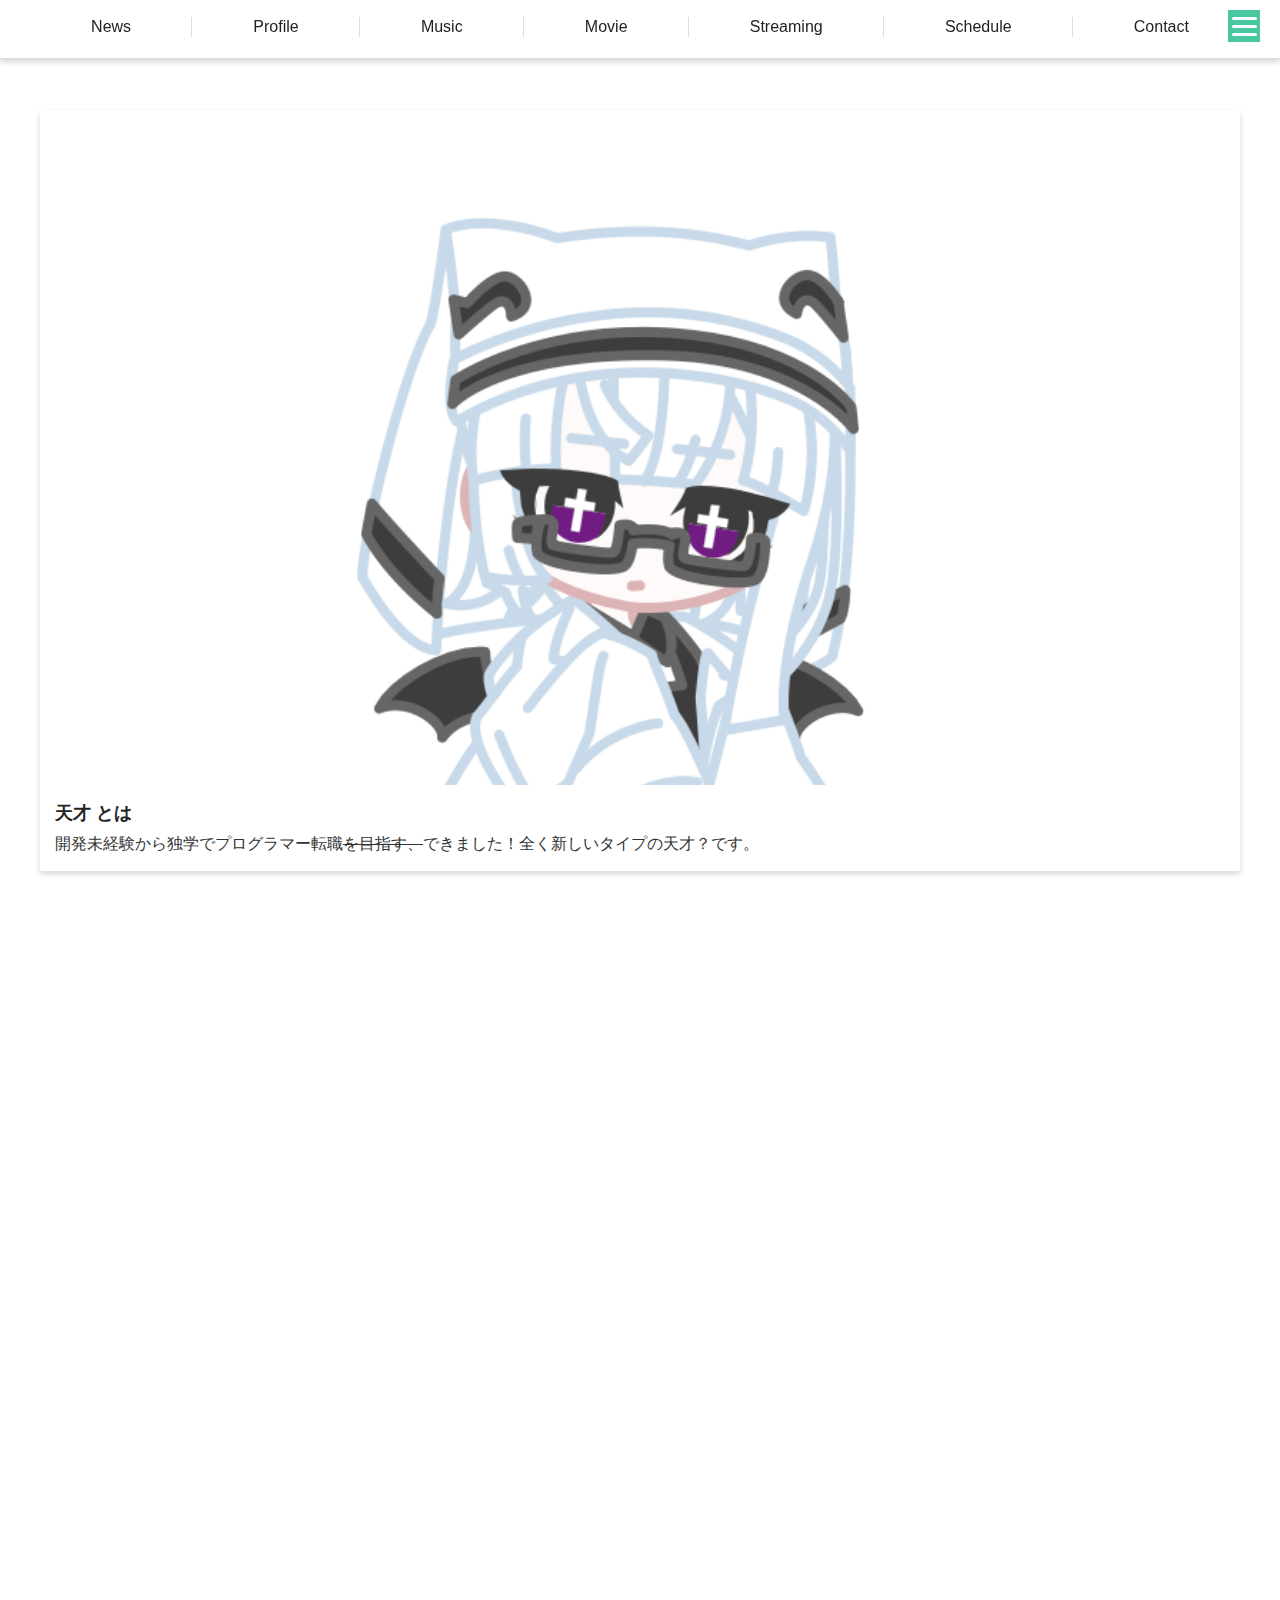
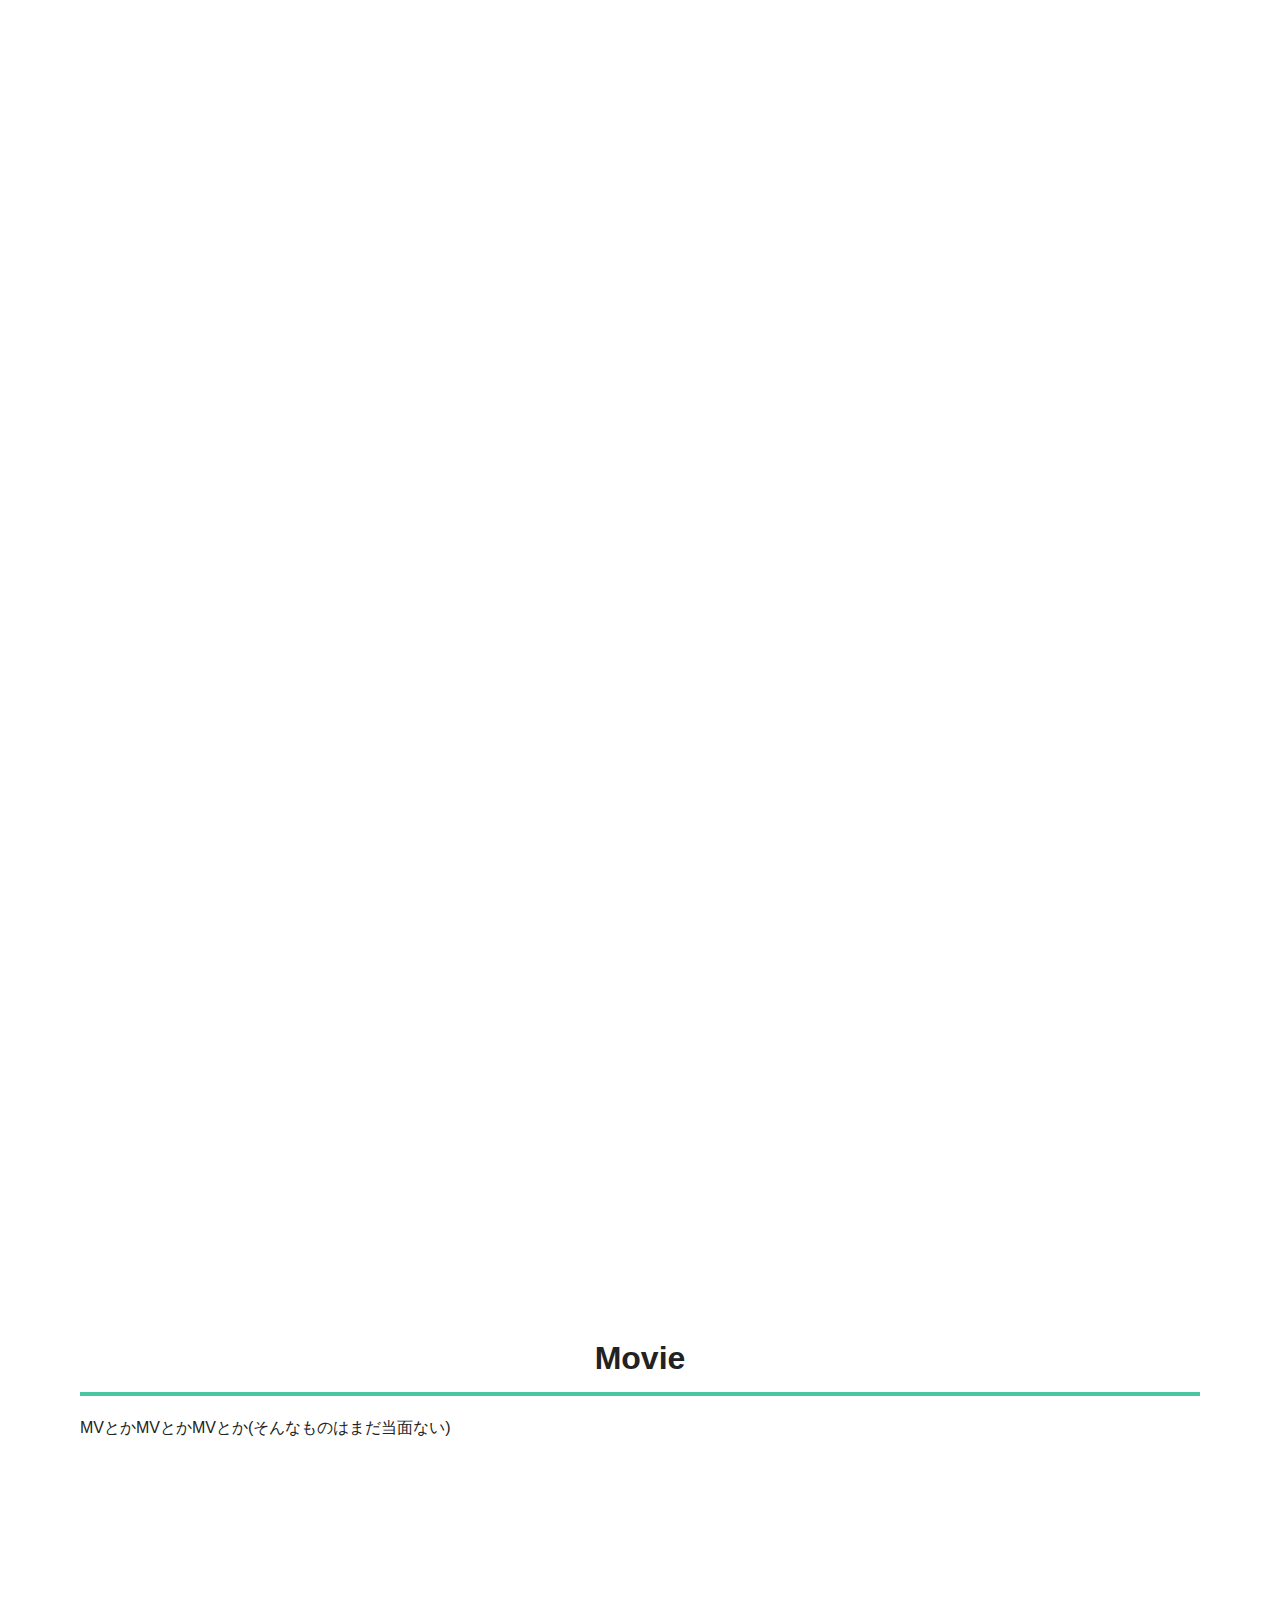
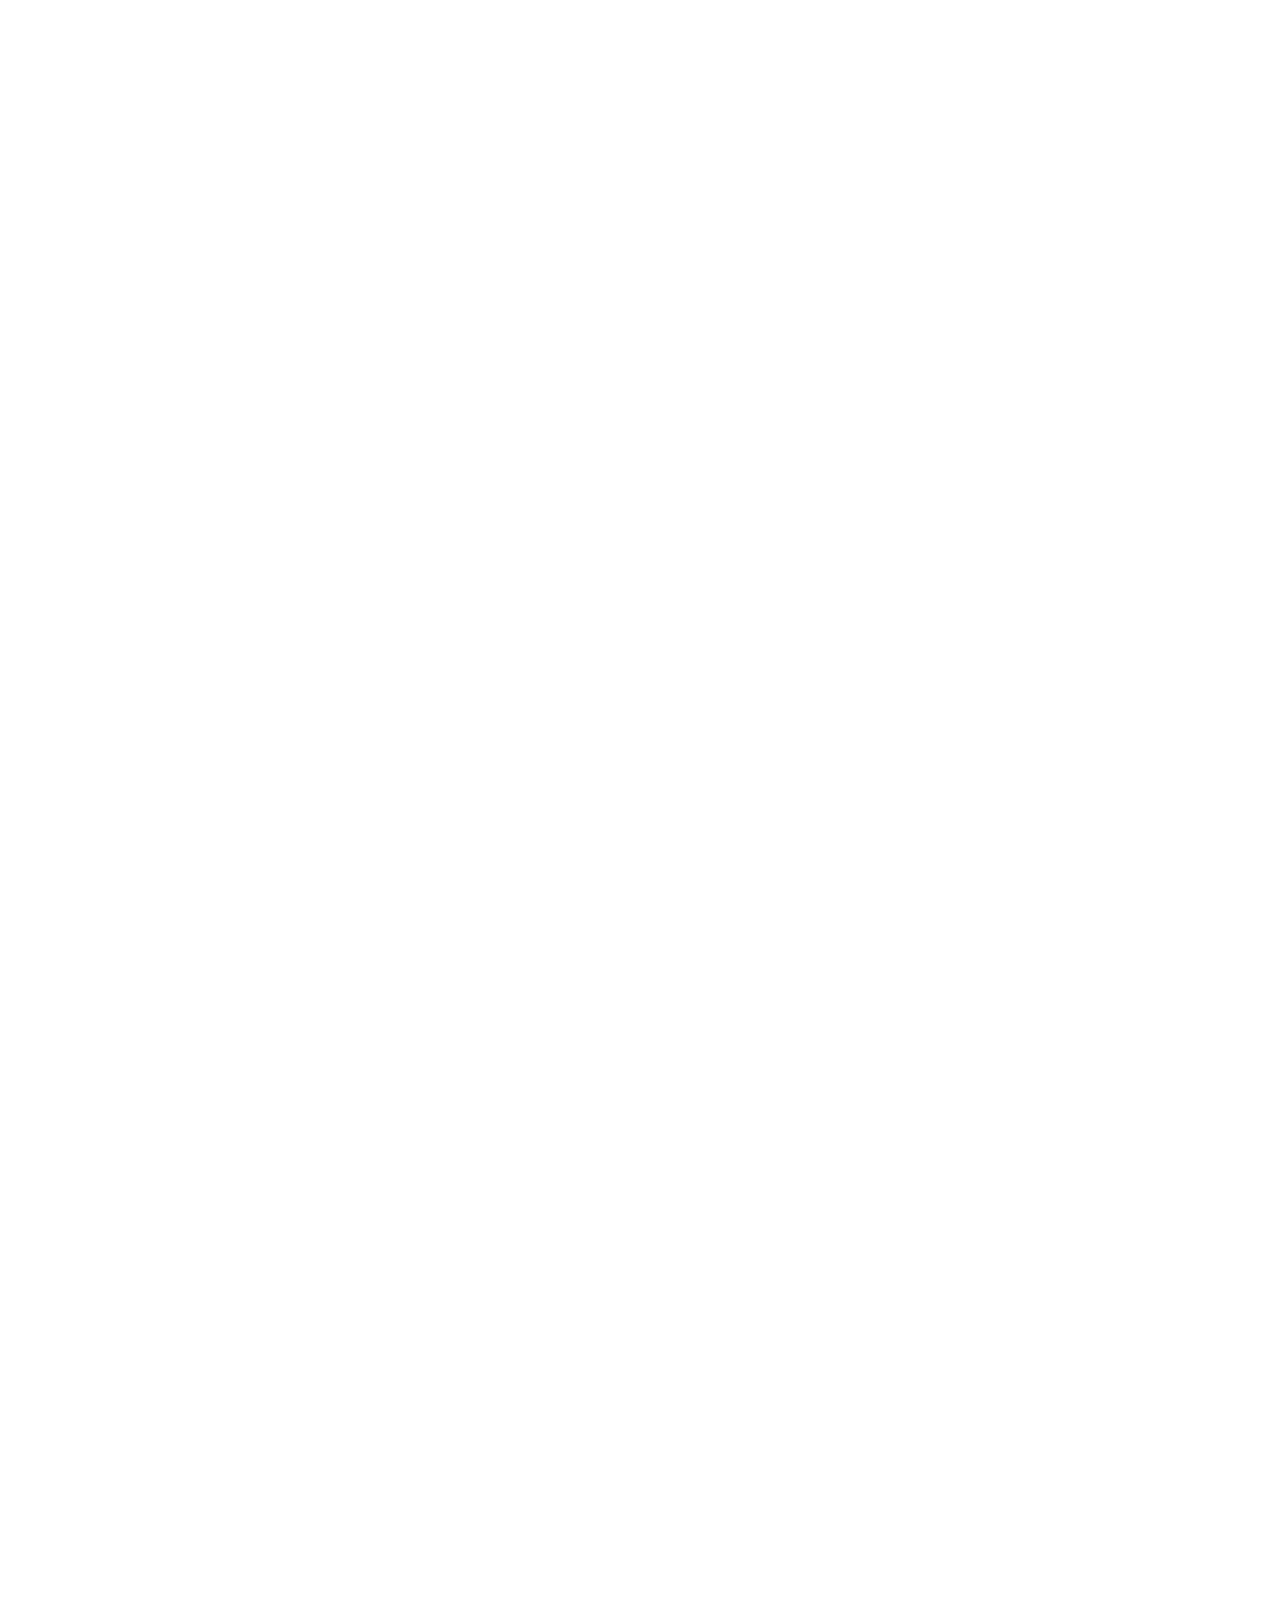
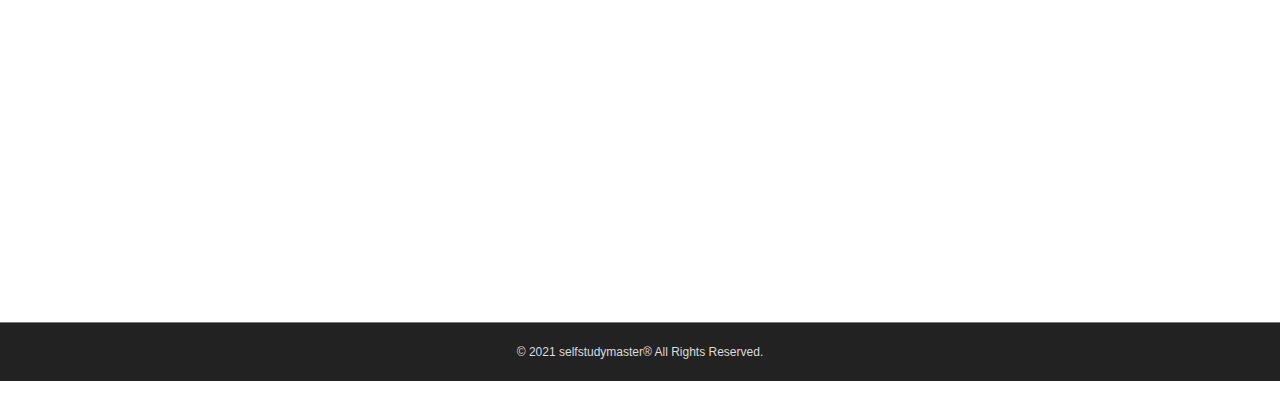
<file: index.html>
<!DOCTYPE html>
<html lang="ja">
<head>
    <meta charset="UTF-8">
    <meta name="viewport" content="width=device-width, initial-scale=1.0 minimum-scale=1.0">
    <title>天才 公式ホームページ</title>
    <link rel="stylesheet" href="http://fonts.googleapis.com/css?family=Raleway:700,400">
    <link rel="stylesheet" href="http://maxcdn.bootstrapcdn.com/font-awesome/4.3.0/css/font-awesome.min.css">
    <!--Twitterカード-->
    <meta name="twitter:card" content="summary" />
    <meta name="twitter:site" content="@selfstudymaster" />
    <meta name="twitter:creator" content="@selfstudymaster" />
    <meta property="og:url" content="https://selfstudymaster.github.io/tensai_website.github.io/" />
    <meta property="og:title" content="天才のWebサイト" />
    <meta property="og:description" content="天才のWebサイトができました。" />
    <meta property="og:image" content="https://selfstudymaster.github.io/tensai_website.github.io/assets/img/elements/tensai_icon_2021_01_840x840.png" />
    <!--FontAwesomeCDN-->
    <link rel="stylesheet" href="https://use.fontawesome.com/releases/v5.6.1/css/all.css">
    <link rel="stylesheet" href="css/reset.css">
    <link rel="stylesheet" href="css/style.css">
</head>

<body>
    <!--以下PRECSSで記述します-->
    <!--ヘッダー外側にあたる要素 ly_header -->
    <header class="ly_header effect-fade">
        <!--ヘッダー内側にあたる要素 ly_header -->
        <div class="ly_header_inner">
            <!--ヘッダー内側のロゴアイコンとボタン -->
            <!-- <div class="bl_headerUtils">
                <a class="bl_headerUtils_logo" href="#"><img src="./assets/img/elements/tensai_icon_2021_01_840x840.png" alt="ヘッダーアイコン"></a>
                <p class="bl_headerUtils_ttl">天才のホームページ</p>
                <a class="el_btn" href="#">お問い合わせ</a>
            </div> -->
            <!--ヘッダー内側のロゴアイコンとボタン /.bl_headerUtils -->
            <!--ヘッダー内側のナビゲーション -->
            <nav>
                <ul class="bl_headerNav">
                    <li class="bl_headerNav_item"><a class="bl_headerNav_link" href="#news">News</a></li>
                    <li class="bl_headerNav_item"><a class="bl_headerNav_link" href="#profile">Profile</a></li>
                    <li class="bl_headerNav_item"><a class="bl_headerNav_link" href="#music">Music</a></li>
                    <li class="bl_headerNav_item"><a class="bl_headerNav_link" href="#movie">Movie</a></li>
                    <!-- <li class="bl_headerNav_item"><a class="bl_headerNav_link" href="#radio">Radio</a></li> -->
                    <li class="bl_headerNav_item"><a class="bl_headerNav_link" href="#streaming">Streaming</a></li>
                    <li class="bl_headerNav_item"><a class="bl_headerNav_link" href="#schedule">Schedule</a></li>
                    <!-- <li class="bl_headerNav_item"><a class="bl_headerNav_link" href="#reserve">Reserve</a></li> -->
                    <!-- <li class="bl_headerNav_item"><a class="bl_headerNav_link" href="#shop">Shop</a></li> -->
                    <li class="bl_headerNav_item"><a class="bl_headerNav_link" href="#contact">Contact</a></li>
                </ul>
            </nav>
            <!--ヘッダー内側のナビゲーション / -->
            <!--ハンバーガーメニュー ヘッダー内側のナビゲーション -->
            <div class="hamburger-menu">
                <input type="checkbox" id="menu-btn-check">
                <label for="menu-btn-check" class="menu-btn"><span></span></label>
                <div class="menu-content">
                    <ul>
                        <li class="bl_headerNav_item"><a class="bl_headerNav_link" href="#news">News</a></li>
                        <li class="bl_headerNav_item"><a class="bl_headerNav_link" href="#profile">Profile</a></li>
                        <li class="bl_headerNav_item"><a class="bl_headerNav_link" href="#music">Music</a></li>
                        <li class="bl_headerNav_item"><a class="bl_headerNav_link" href="#movie">Movie</a></li>
                        <!-- <li class="bl_headerNav_item"><a class="bl_headerNav_link" href="#radio">Radio</a></li> -->
                        <li class="bl_headerNav_item"><a class="bl_headerNav_link" href="#streaming">Streaming</a></li>
                        <li class="bl_headerNav_item"><a class="bl_headerNav_link" href="#schedule">Schedule</a></li>
                        <!-- <li class="bl_headerNav_item"><a class="bl_headerNav_link" href="#reserve">Reserve</a></li> -->
                        <!-- <li class="bl_headerNav_item"><a class="bl_headerNav_link" href="#shop">Shop</a></li> -->
                        <li class="bl_headerNav_item"><a class="bl_headerNav_link" href="#contact">Contact</a></li>
                    </ul>
                </div>
            </div>
            <!--ハンバーガーメニュー ヘッダー内側のナビゲーション /-->
        </div>
        <!--ヘッダー内側にあたる要素 /.ly_header_inner -->
    </header>
    <!--ヘッダー外側にあたる要素 ly_header -->

    <main class="ly_cont">

        <!-- モジュール メインビジュアル -->
        <section class="ly_mv effect-fade">
            <div class="bl_mv">
                <figure class="bl_mv_imgWrapper">
                    <img src="./assets/img/elements/tensai_icon_2021_01_840x840.png" alt="メインビジュアル画像">
                </figure>
                <div class="bl_mv_body">
                    <h3 class="bl_mv_ttl">天才 とは</h3>
                    <p class="bl_mv_txt">開発未経験から独学でプログラマー転職<strike>を目指す、</strike>できました！全く新しいタイプの天才？です。</p>
                </div>
            </div>
        </section>
        <!-- <div class="bl_mv ly_section">
            <figure class="bl_mv_imgWrapper">
                <img src="./assets/img/elements/tensai_icon_2021_01_840x840.png" alt="メインビジュアル画像">
            </figure>
            <div class="bl_mv_body">
                <h3 class="bl_mv_ttl">天才 とは</h3>
                <p class="bl_mv_txt">開発未経験から独学でプログラマー転職を目指す、全く新しいタイプの天才？です。</p>
            </div>
        </div> -->

        <!-- News ポストリスト -->
        <!--bl_vertPostsというクラス命名 (vertはvertical=垂直の省略形)-->
        <section class="ly_section effect-fade" id="news">
            <h2 class="el_lv2Heading">News</h2>
            <ul class="bl_news">
                <li class="bl_news_item">
                    <!--のちに日付の後にラベルを付けるのでdiv要素を設置-->
                    <div class="bl_news_header">
                        <time class="bl_news_date" datetime="2020-09-27">2021/10/29</time>
                    </div>
                    <a class="bl_news_ttl" href="#">【プログラマー転職しました！】プログラマーとして転職しました！(リンクはダミーです)</a>
                </li>
                <li class="bl_news_item">
                    <!--のちに日付の後にラベルを付けるのでdiv要素を設置-->
                    <div class="bl_news_header">
                        <time class="bl_news_date" datetime="2020-09-28">2021/09/13</time>
                    </div>
                    <a class="bl_news_ttl" href="https://qiita.com/selfstudymaster/items/ad5c029ec5fba6babddd">【独学の履歴!】実務未経験者が今まで独学に使ってきた技術書を公開していくよ！(Qiitaの記事に飛びます)</a>
                </li>
                <li class="bl_news_item">
                    <!--のちに日付の後にラベルを付けるのでdiv要素を設置-->
                    <div class="bl_news_header">
                        <time class="bl_news_date" datetime="2020-09-28">2021/07/16</time>
                    </div>
                    <a class="bl_news_ttl" href="https://qiita.com/selfstudymaster/items/c29520137cb5ba4ed414?utm_campaign=post_article&utm_medium=twitter&utm_source=twitter_share">【IT資格取得!】情報セキュリティマネージメント試験に合格しました！(Qiitaの記事に飛びます)</a>
                </li>
                <li class="bl_news_item">
                    <!--のちに日付の後にラベルを付けるのでdiv要素を設置-->
                    <div class="bl_news_header">
                        <time class="bl_news_date" datetime="2020-09-27">2021/07/2</time>
                    </div>
                    <a class="bl_news_ttl" href="https://qiita.com/selfstudymaster/items/024ceadd508430da9b59">【IT資格取得!】ITパスポート試験に合格しました！(Qiitaの記事に飛びます)</a>
                </li>
                <li class="bl_news_item">
                    <!--のちに日付の後にラベルを付けるのでdiv要素を設置-->
                    <div class="bl_news_header">
                        <time class="bl_news_date" datetime="2020-09-27">2021/07/01</time>
                    </div>
                    <a class="bl_news_ttl" href="#"><strike>【転職配活動開始！】エンジニア転職活動を開始しました！</strike>プログラマーとして転職しました！(リンクはダミーです)</a>
                </li>
                <!-- <li class="bl_news_item">
                    <div class="bl_news_header">
                        <time class="bl_news_date" datetime="2020-09-05">2021/07/01</time>
                    </div>
                    <a class="bl_news_ttl" href="#">【アイコン決定！】天才 のアイコンが決定しました！(ダミーです)</a>
                </li> -->
                <!-- <li class="bl_news_item">
                    <div class="bl_news_header">
                        <time class="bl_news_date" datetime="2020-08-23">2021/06/31</time>
                    </div>
                    <a class="bl_news_ttl" href="#">【アカウント名決定！】アカウント名？が 天才 に決まりました！(ダミーです)</a>
                </li> -->
            </ul>
        </section>

        <!-- Profile -->
        <section class="ly_section effect-fade" id="profile">
            <h2 class="el_lv2Heading">Profile</h2>
            <!--モジュール カード 3カラム-->
            <div class="bl_cardUnit bl_cardUnit__col3">
                <div class="bl_card">
                    <figure class="bl_card_imgWrapper">
                        <img src="./assets/img/elements/twitter_icon_hanten_400x400.jpg" alt="天才 公式アイコン">
                        <!-- カードの画像の別バージョン -->
                        <!-- <img src="./assets/img/elements/noimage_1024x898.png" alt="li girl 天才エンジニアプロフィール画像"> -->
                    </figure>
                    <div class="bl_card_body">
                        <h3 class="bl_card_ttl">天才 とは</h3>
                        <p class="bl_card_descliption">2021年10月28日転職活動終了</p>
                        <p class="bl_card_descliption">2021年7月1日転職活動開始<br />ファンのみなさまと一緒に作り上げてゆく、新しいエンジニア<strike>転職</strike>のかたち</p>
                        <p class="bl_card_txt">目指すもの：</p>
                        <p class="bl_card_descliption">・<strike>プログラマー</strike>/エンジニア</p>
                        <p class="bl_card_txt">好きなもの：</p>
                        <p class="bl_card_descliption">・プログラミング<br />・音楽鑑賞<br />・サッカー観戦<br />・純喫茶巡礼</p>
                        <a class="el_sns_link" href="https://twitter.com/selfstudymaster"><i class="fa fa-twitter"></i></a>
                        <a class="el_sns_link" href="https://www.instagram.com/selfstudymaster"><i class="fa fa-instagram"></i></a>
                        <a class="el_sns_link" href="https://github.com/selfstudymaster"><i class="fa fa-github" aria-hidden="true"></i></a>
                        <a class="el_sns_link" href="https://soundcloud.com/user-818608301"><i class="fa fa-soundcloud"></i></a>
                    </div>
                </div>
                <div class="bl_card">
                    <figure class="bl_card_imgWrapper">
                        <img src="./assets/img/elements/noimage_1024x898.png" alt="noimageプロフィール画像">
                    </figure>
                    <div class="bl_card_body">
                        <h3 class="bl_card_ttl">天才 のこれまでの取り組み</h3>
                        <p class="bl_card_txt">取得済IT資格：</p>
                        <p class="bl_card_descliption">・ITパスポート<br />・情報セキュリティマネージメント</p>
                        <p class="bl_card_txt">主な取り組み：</p>
                        <p class="bl_card_descliption"> ・独学でのプログラミング学習<br />・IT関連資格取得<br />・開発企業の技術コミュニティにて週1回現役エンジニアと開発課題<br />など</p>
                        <!-- <p class="bl_card_txt"><br />情報セキュリティマネージメント</p> -->
                        <a class="el_sns_link" href="https://twitter.com/selfstudymaster"><i class="fa fa-twitter"></i></a>
                        <a class="el_sns_link" href="https://www.instagram.com/selfstudymaster"><i class="fa fa-instagram"></i></a>
                        <a class="el_sns_link" href="https://github.com/selfstudymaster"><i class="fa fa-github" aria-hidden="true"></i></a>
                        <a class="el_sns_link" href="https://soundcloud.com/user-818608301"><i class="fa fa-soundcloud"></i></a>
                    </div>
                </div>
                <div class="bl_card">
                    <figure class="bl_card_imgWrapper">
                        <img src="./assets/img/elements/noimage_1024x898.png" alt="noimageプロフィール画面">
                    </figure>
                    <div class="bl_card_body">
                        <h3 class="bl_card_ttl">天才 の現在の取り組み</h3>
                        <p class="bl_card_txt">取得予定IT資格：</p>
                        <p class="bl_card_descliption">・基本情報技術者<br />・応用情報技術者<br />・Java SE11 Silver<br />・LPIC 1<br />・ORACLE MASTER Silver SQL 2019<br />・UMTP UMLモデリング技能認定試験L1</p>
                        <!-- <p class="bl_card_descliption"></p> -->
                        <a class="el_sns_link" href="https://twitter.com/selfstudymaster"><i class="fa fa-twitter"></i></a>
                        <a class="el_sns_link" href="https://www.instagram.com/selfstudymaster"><i class="fa fa-instagram"></i></a>
                        <a class="el_sns_link" href="https://github.com/selfstudymaster"><i class="fa fa-github" aria-hidden="true"></i></a>
                        <a class="el_sns_link" href="https://soundcloud.com/user-818608301"><i class="fa fa-soundcloud"></i></a>
                    </div>
                </div>
            </div>
        </section>

        <!-- music -->
        <section class="ly_section effect-fade" id="music">
            <h2 class="el_lv2Heading">Music</h2>
            <div>
                <iframe width="100%" height="300" scrolling="no" frameborder="no" allow="autoplay" src="https://w.soundcloud.com/player/?url=https%3A//api.soundcloud.com/tracks/1079351248&color=%23ff5500&auto_play=false&hide_related=false&show_comments=true&show_user=true&show_reposts=false&show_teaser=true&visual=true"></iframe>
                <div style="font-size: 10px; color: #cccccc;line-break: anywhere;word-break: normal;overflow: hidden;white-space: nowrap;text-overflow: ellipsis; font-family: Interstate,Lucida Grande,Lucida Sans Unicode,Lucida Sans,Garuda,Verdana,Tahoma,sans-serif;font-weight: 100;">
                    <a href="https://soundcloud.com/user-818608301" title="天才" target="_blank" style="color: #cccccc; text-decoration: none;">天才</a> · <a href="https://soundcloud.com/user-818608301/demo_01" title="demo_01" target="_blank" style="color: #cccccc; text-decoration: none;">demo_01</a>
                </div>
            </div>
        </section>

        <!-- movie -->
        <section class="ly_section" id="movie">
            <h2 class="el_lv2Heading">Movie</h2>
            <div>
                MVとかMVとかMVとか(そんなものはまだ当面ない)
            </div>
        </section>

        <!-- Radio -->
        <!-- <section class="ly_section effect-fade" id="radio">
            <h2 class="el_lv2Heading">Radio</h2>
            <div>
                
                <p>天才のSpoonアカウント⬇️画像をクリックすると飛びます(使うかはナゾ。公式のアイコン画像を権利的に使っていいのかも不明)
                    <a href="https://www.spooncast.net/jp/@selfstudymaster">
                        <img src="./assets/img/elements/spoon_logo.jpg" alt="Spoon公式アイコン">
                    </a>
                </p>
            </div>
        </section> -->

        <!-- Streaming -->
        <section class="ly_section effect-fade" id="streaming">
            <h2 class="el_lv2Heading">Streaming</h2>
            <div>
                配信のアーカイブとか
            </div>
        </section>

        <!-- Schedule -->
        <section class="ly_section effect-fade" id="schedule">
            <h2 class="el_lv2Heading">Schedule</h2>
            <div>
                活動予定のカレンダーの埋め込みとか
            </div>
        </section>

        <!-- Contact -->
        <section class="ly_section effect-fade" id="contact">
            <h2 class="el_lv2Heading">Contact</h2>
            <div class="ly_contact_inner">
                <p class="bl_contact_txt">下記のフォームにて<br/>お問い合わせ承ります</p>
                <div class="ly_contactForm_wrapper">
                    <!-- google formのactionのURL -->
                    <form action="https://docs.google.com/forms/u/0/d/e/1FAIpQLSeDTp8zTdfjqJdd1RAqWNSiZCHrS6IJtWuiy80DBgJcX7eyGQ/formResponse" id="form">
                        <!-- 企業名入力欄 -->
                        <div class="bl_contactForm_box">
                            <label class="bl_contactForm_ttl" for="name">企業名</label>
                            <a class="el_button_arrowRight">必須</a>
                        </div>
                        <input class="bl_contactForm_input" type="text" name="entry.2005620554" id="company" placeholder="企業名" required>

                        <!-- ご担当者様のお名前入力欄 -->
                        <div class="bl_contactForm_box">
                            <label class="bl_contactForm_ttl" for="name">ご担当者様のお名前</label>
                            <a class="el_button_arrowRight">必須</a>
                        </div>
                        <input class="bl_contactForm_input" type="text" name="entry.2125175203" id="name" placeholder="ご担当者様のお名前" required>

                        <!-- 会社所在地入力欄 -->
                        <div class="bl_contactForm_box">
                            <label class="bl_contactForm_ttl" for="name">会社所在地</label>
                            <a class="el_button_arrowRight">必須</a>
                        </div>
                        <input class="bl_contactForm_input" type="text" name="entry.1452911045" id="address" placeholder="会社所在地" required>

                        <!-- ご返信先メールアドレス入力欄 -->
                        <div class="bl_contactForm_box">
                            <label class="bl_contactForm_ttl" for="mail">メールアドレス</label>
                            <a class="el_button_arrowRight">必須</a>
                        </div>
                        <input class="bl_contactForm_input" type="mail" name="entry.1045781291" id="mail" placeholder="メールアドレス" required>
                        
                        <!-- お問い合わせ内容入力欄 -->
                        <div class="bl_contactForm_box">
                            <label class="bl_contactForm_ttl" for="text">お問い合わせ内容</label>
                            <a class="el_button_arrowRight">必須</a>
                        </div>
                        <textarea class="bl_contactForm_input bl_contactForm_inputArea" name="entry.839337160" id="text" cols="30" rows="10" placeholder="お問い合わせ内容"></textarea>
                        
                        <!-- プライバシーポリシーと送信ボタン のエリア-->
                        <div class="bl_contactForm_box">
                            <!--プライバシーポリシー同意チェックボックス-->
                            <!-- <label class="bl_contactForm_ttl" for="privacyCheck">プライバシーポリシーに同意します</label> -->
                            <!-- <input type="checkbox" id="privacyCheck" required> -->
                            <!--送信ボタン-->
                            <div class="bl_contactBtn_wrapper">
                                <a class="el_button" href="">
                                    <input class="submit-btn hidden" type="submit">
                                </a>
                            </div>
                        </div>
                        
                    </form>
                    <!-- 送信後遷移して表示されるメッセージ 送信前はhiddenされている-->
                    <p class="end-message">お問い合わせありがとうございました</p>
                    <p class="false-message">問い合わせメールの送信に失敗しました</p>

                    <!--
                    <form class="bl_contactForm" action="" method="post">
                        <div class="bl_contactForm_inner"></div>
                            <label class="bl_contactForm_label" for="">
                                お名前
                                <span class="el_btn_arrowRight">必須</span>
                            </label>
                            <input type="text">
                            <div class="bl_contactForm_warning"></div>
                            <div>
                                <label class="bl_contactForm_label" for="">
                                    メールアドレス
                                    <span class="el_btn_arrowRight">必須</span>
                                </label>
                                <input type="text">
                                <div class="bl_contactForm_warning"></div>
                                <div>
                                    <label class="bl_contactForm_label" for="">
                                        お問い合わせ
                                        <span class="el_btn_arrowRight">必須</span>
                                    </label>
                                    <textarea name="" id="" cols="30" rows="10"></textarea>
                                    <div class="bl_contactForm_warning"></div>
                                    <div>
                                        <input type="text">
                                        <label for="">プライバシーポリシーに同意する</label>
                                    </div>
                                    <div class="bl_contact_btn">
                                        <a class="el_button el_button_submit" href=""><input type="submit" value="送信する"></a>
                                    </div>
                                </div>
                            </div>
                        </div>
                    </form>
                    -->
                    
                    <!--
                    <li class="bl_contactForm_cont">
                        <p class="bl_contactForm_name">お名前</p>
                        <a class="el_btn_arrowRight" href="">必須</a>
                        <input class="bl_contactForm_input" type="name" name="name">
                    </li>
                    <li>
                        <p class="bl_contactForm_email">メールアドレス</p>
                        <a class="el_btn_arrowRight" href="">必須</a>
                        <input type="email" name="email">
                    </li>
                    <li>
                        <p class="bl_contactForm_txt">お問い合わせ内容</p>
                        <a class="el_btn_arrowRight" href="">必須</a>
                        <textarea name="text" id="" cols="30" rows="10"></textarea>
                    </li>
                    -->

                </div>
                <!-- Ajax用に必要なjQuery読み込み -->
                <script src="https://ajax.googleapis.com/ajax/libs/jquery/1.11.0/jquery.min.js"></script>
                <!--お問い合わせフォーム用のJSファイル-->
                <script src="./js/contact.js" defer></script>
            </div>
        </section>
        
    </main>
    <footer>
        <div class="ly_footer effect-fade"><!--外側にあたる要素 ly_footer_inner -->
            <div class="ly_footer_inner"><!--内側にあたる要素 ナビゲーション ly_footer_inner -->
                <nav>
                    <ul class="bl_footerNav">
                        <li class="bl_footerNav_item">
                            <a class="bl_footerNav_link" href="#news">News</a>
                            <ul class="bl_footerChildNav">
                            <li class="bl_footerChildNav_item">
                                <a class="bl_footerChildNav_link" href="#">最新記事</a>
                            </li>
                            <!-- <li class="bl_footerChildNav_item">
                                <a class="bl_footerChildNav_link" href="#"></a>
                            </li> -->
                            </ul>
                        </li>
                        <li class="bl_footerNav_item">
                            <a class="bl_footerNav_link" href="#profile">Profile</a>
                            <ul class="bl_footerChildNav">
                                <!-- <li class="bl_footerChildNav_item">
                                <a class="bl_footerChildNav_link" href="#">天才とは？</a>
                                </li> -->
                                <!-- <li class="bl_footerChildNav_item">
                                <a class="bl_footerChildNav_link" href="#">天才の構成要素</a>
                                </li> -->
                                <!-- <li class="bl_footerChildNav_item">
                                    <a class="bl_footerChildNav_link" href="#"></a>
                                </li> -->
                            </ul>
                        </li>
                        <li class="bl_footerNav_item">
                            <a class="bl_footerNav_link" href="#music">Music</a>
                            <!-- <ul class="bl_footerChildNav">
                                <li class="bl_footerChildNav_item">
                                <a class="bl_footerChildNav_link" href="#"></a>
                                </li>
                                <li class="bl_footerChildNav_item">
                                <a class="bl_footerChildNav_link" href="#"></a>
                                </li>
                            </ul> -->
                        </li>
                        <li class="bl_footerNav_item">
                            <a class="bl_footerNav_link" href="#movie">Movie</a>
                        </li>
                        <!-- <li class="bl_footerNav_item">
                            <a class="bl_footerNav_link" href="#radio">Radio</a>
                            <ul class="bl_footerChildNav">
                                <li class="bl_footerChildNav_item">
                                <a class="bl_footerChildNav_link" href="#"></a>
                                </li>
                                <li class="bl_footerChildNav_item">
                                <a class="bl_footerChildNav_link" href="#"></a>
                                </li>
                            </ul>
                        </li> -->
                        <li class="bl_footerNav_item">
                            <a class="bl_footerNav_link" href="#streaming">Streaming</a>
                        </li>
                        <li class="bl_footerNav_item">
                            <a class="bl_footerNav_link" href="#schedule">Schedule</a>
                        </li>
                        <!-- <li class="bl_footerNav_item">
                            <a class="bl_footerNav_link" href="#reserve">Reserve</a>
                        </li> -->
                        <!-- <li class="bl_footerNav_item">
                            <a class="bl_footerNav_link" href="#shop">Shop</a>
                        </li> -->
                        <li class="bl_footerNav_item">
                            <a class="bl_footerNav_link" href="#contact">Contact</a>
                        </li>
                    </ul>
                </nav>
            </div>
            <!--内側にあたる要素 /.ly_footer_inner-->
        </div>
        <!--外側にあたる要素 /.ly_footer-->
        <!--外側にあたる要素 ボーダー -->
        <div class="ly_footer hp_btGray">
            <!--内側にあたる要素 Copyright-->
            <div class="ly_footer_inner">
                <small class="el_footerCopyright">© 2021 selfstudymaster® All Rights Reserved.</small>
            </div>
            <!--内側にあたる要素 Copyright /.ly_footer_inner-->
        </div>
        <!--外側にあたる要素 ボーダー /.ly_footer hp_btGray-->
    </footer>
    <script src="./js/jquery-3.6.0.min.js" defer></script>
    <script src="./js/script.js" defer></script>
</body>

</html>
</file>
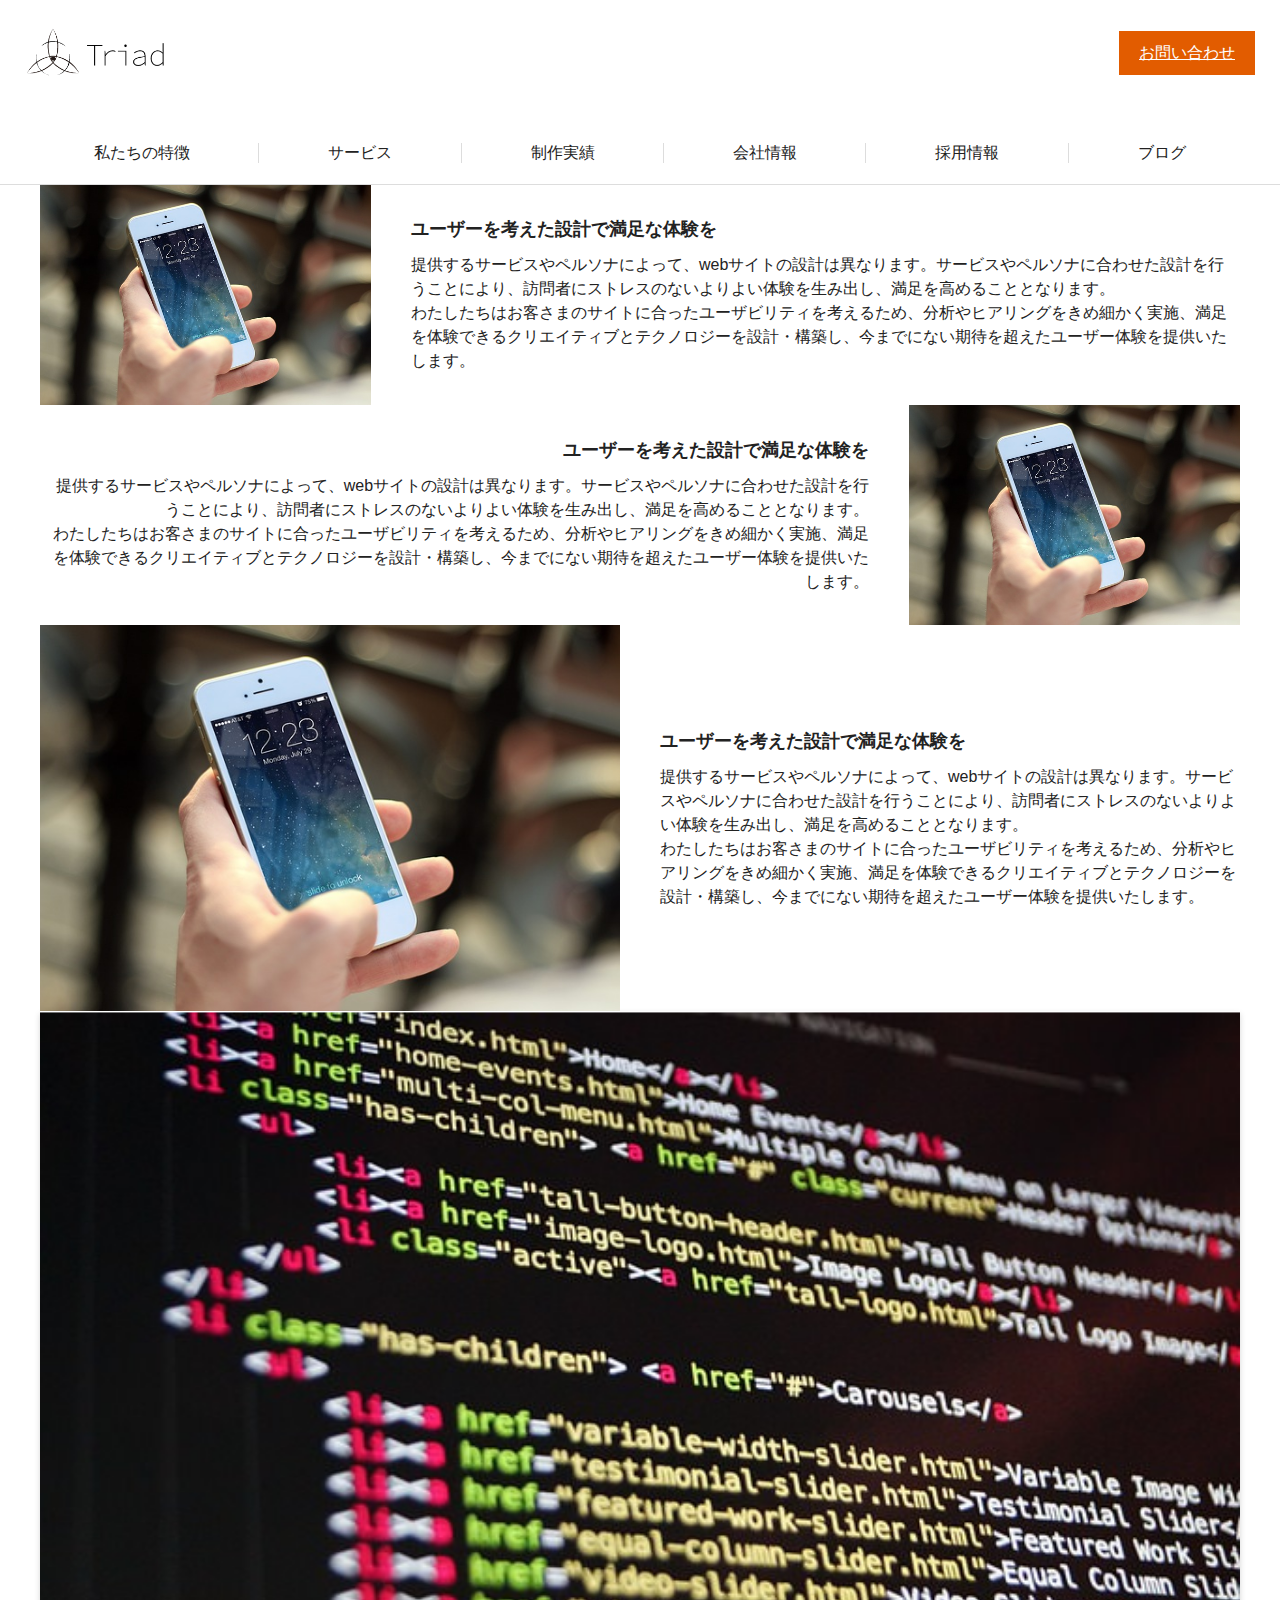
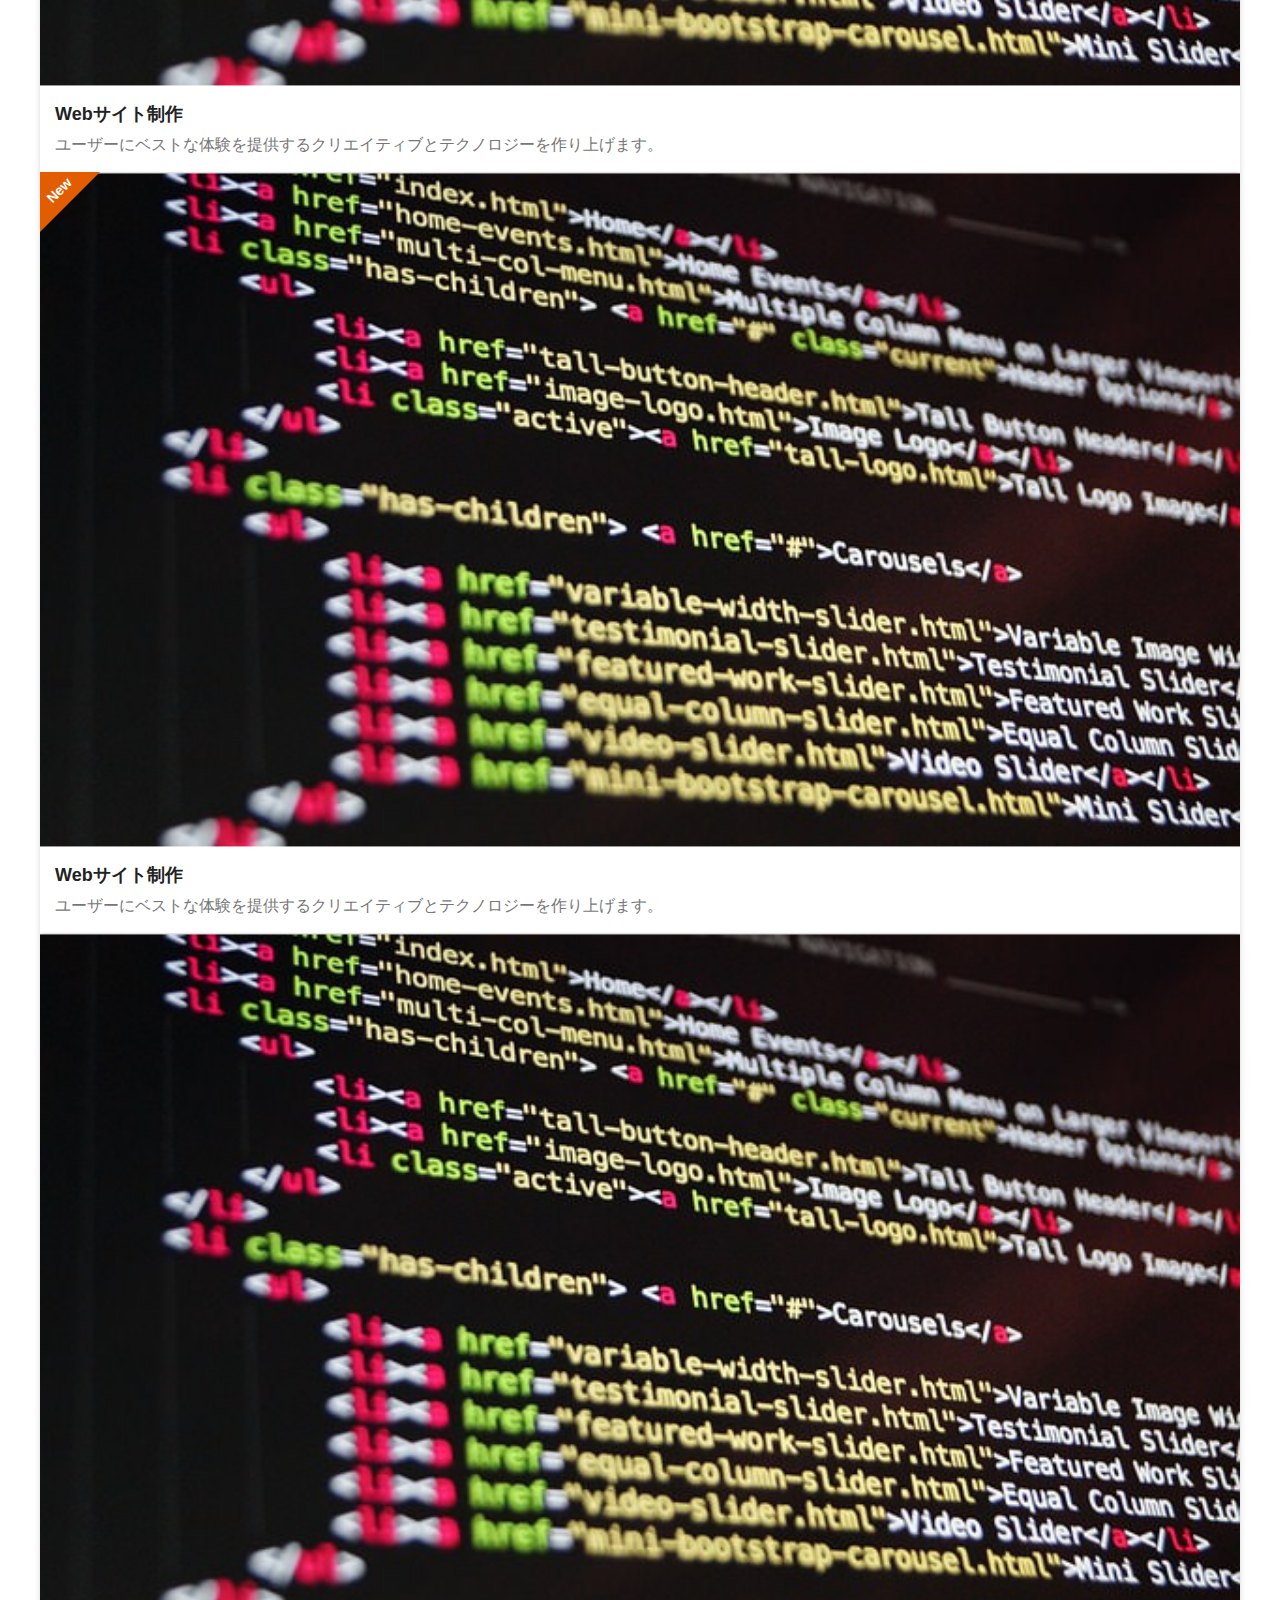
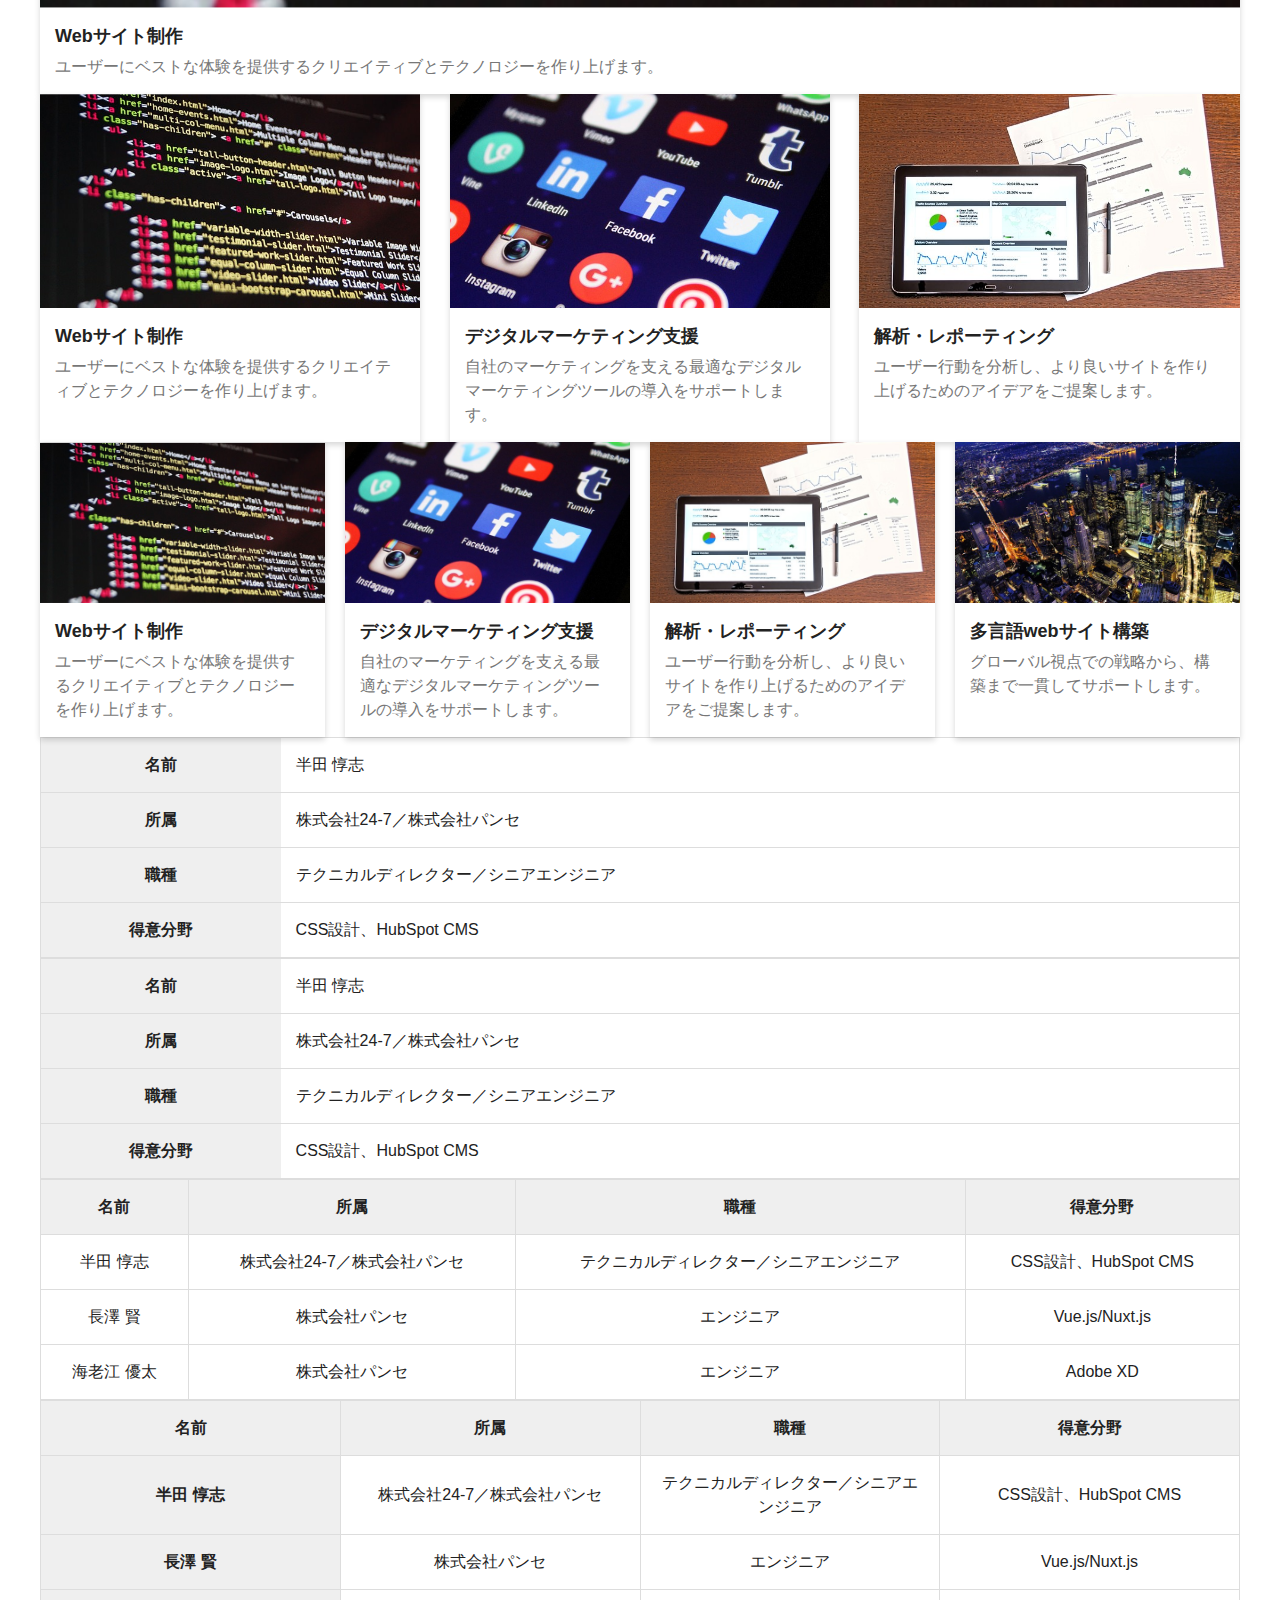
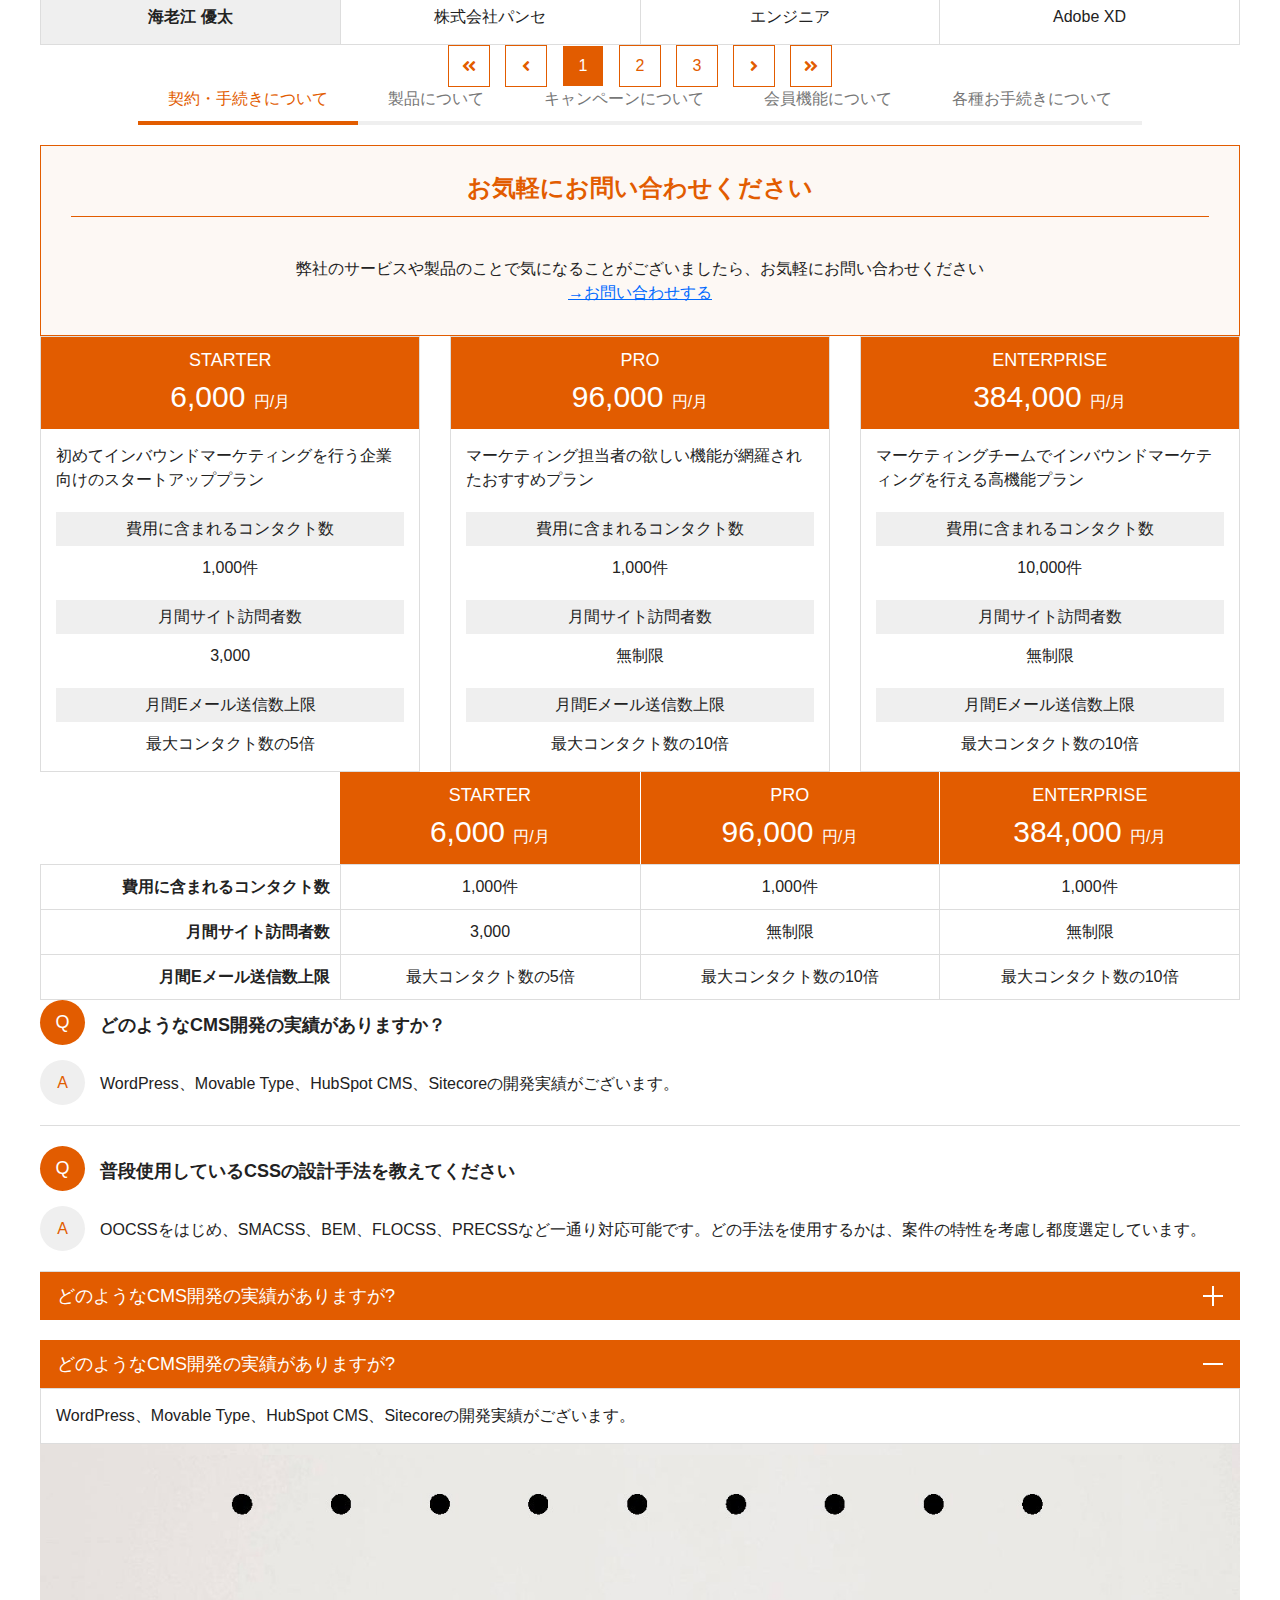
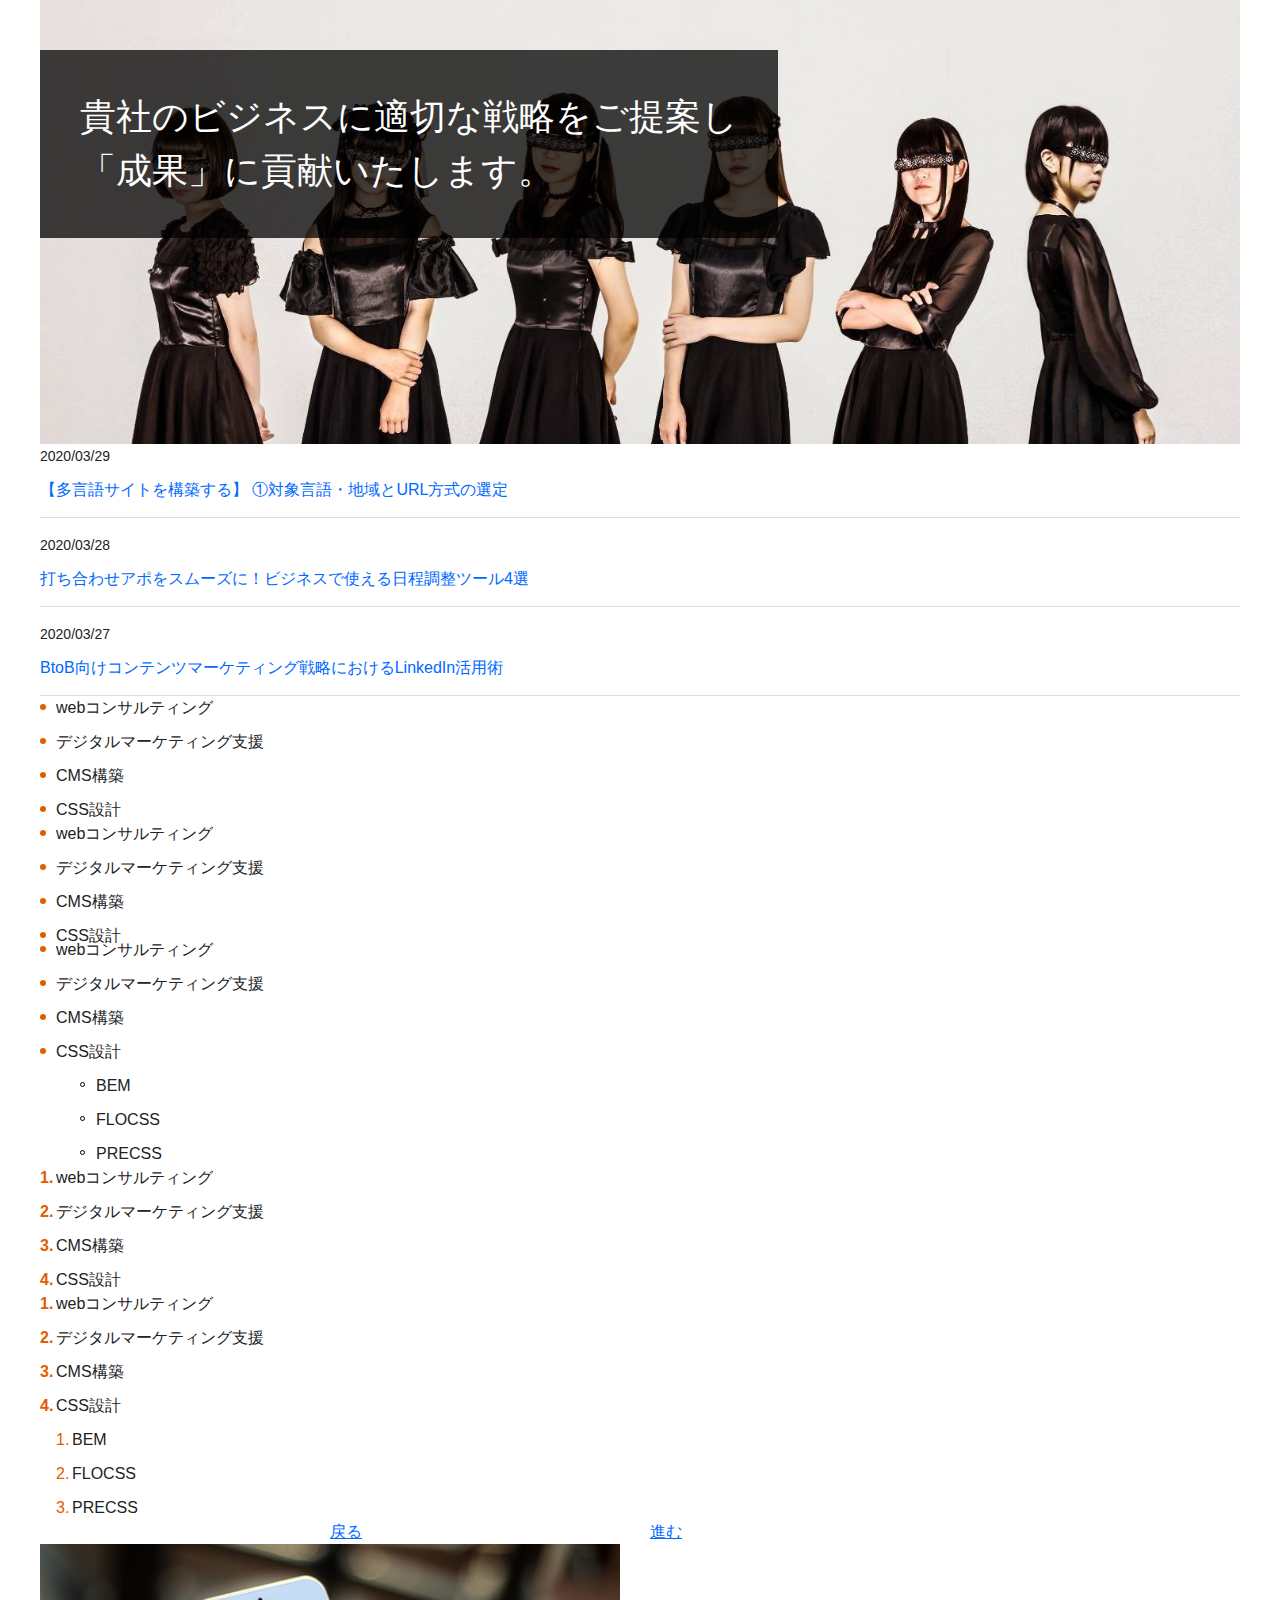
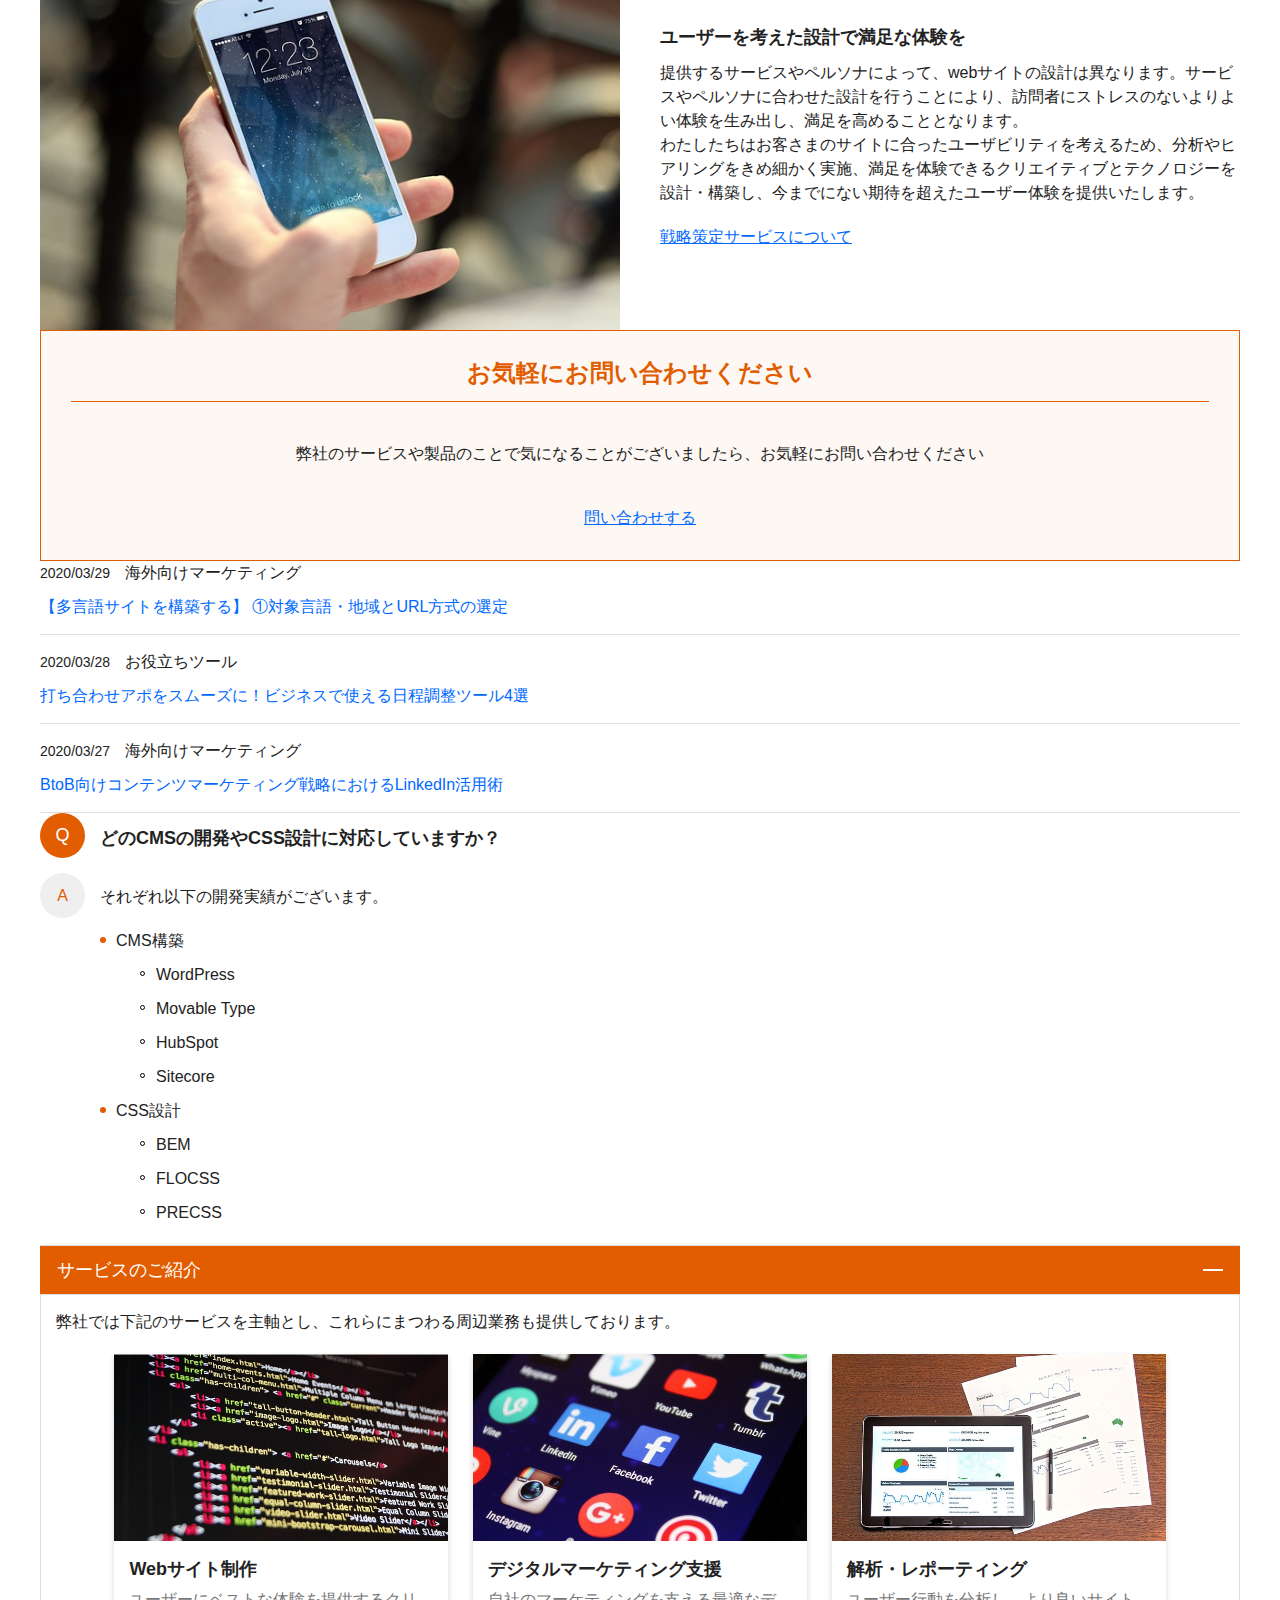
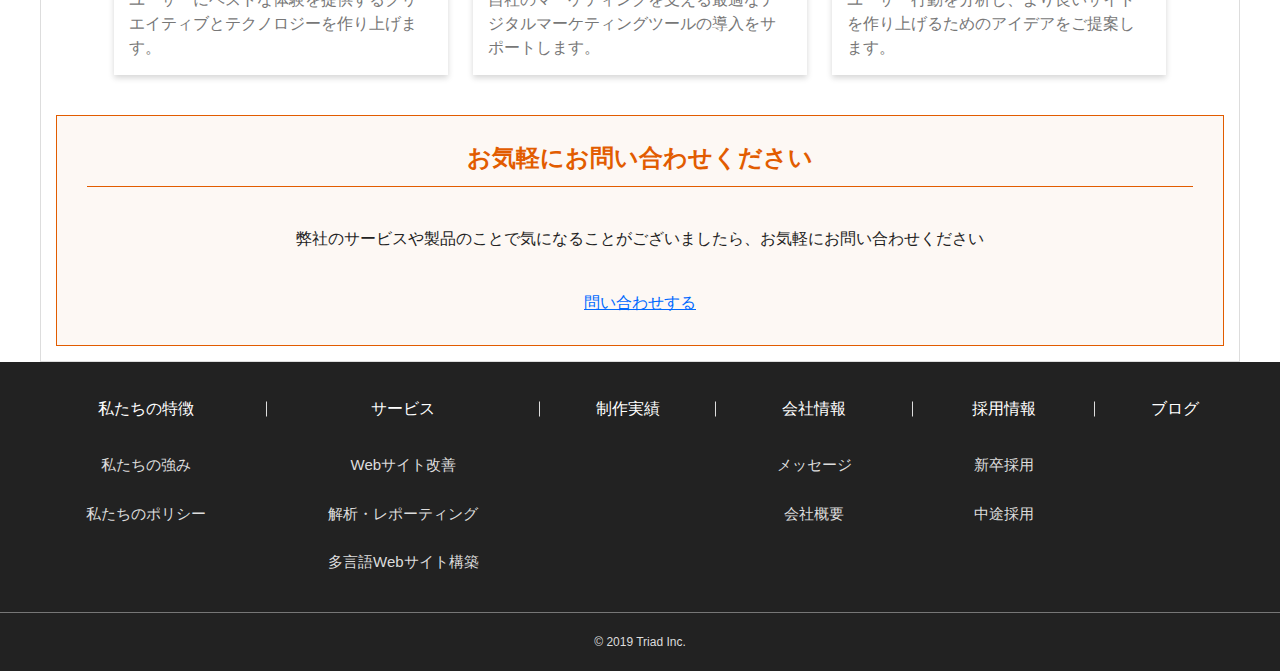
<file: tensai_website/index.html>
<!DOCTYPE html>
<html lang="ja">

<head>
    <meta charset="UTF-8">
    <meta name="viewport" content="width=device-width, initial-scale=1.0 minimum-scale=1.0">
    <title>テンプレート</title>
    <meta name="description" content="">
    <meta name="keywords" content="">
    <!--FontAwesomeCDN-->
    <link rel="stylesheet" href="https://use.fontawesome.com/releases/v5.6.1/css/all.css">
    <link rel="stylesheet" href="css/reset.css">
    <link rel="stylesheet" href="css/style.css">
</head>

<body>
    <!--以下PRECSSで記述します-->
    <!--ヘッダー外側にあたる要素 ly_header -->
    <header class="ly_header">
        <!--ヘッダー内側にあたる要素 ly_header -->
        <div class="ly_header_inner">
            <!--ヘッダー内側のロゴアイコンとボタン -->
            <div class="bl_headerUtils">
                <a class="bl_headerUtils_logo" href="#"><img src="./assets/img/elements/header-icon.png" alt="ヘッダーアイコン"></a>
                <a class="el_btn" href="#">お問い合わせ</a>
            </div>
            <!--ヘッダー内側のロゴアイコンとボタン /.bl_headerUtils -->
            <!--ヘッダー内側のナビゲーション -->
            <nav>
                <ul class="bl_headerNav">
                    <li class="bl_headerNav_item"><a class="bl_headerNav_link" href="#">私たちの特徴</a></li>
                    <li class="bl_headerNav_item"><a class="bl_headerNav_link" href="#">サービス</a></li>
                    <li class="bl_headerNav_item"><a class="bl_headerNav_link" href="#">制作実績</a></li>
                    <li class="bl_headerNav_item"><a class="bl_headerNav_link" href="#">会社情報</a></li>
                    <li class="bl_headerNav_item"><a class="bl_headerNav_link" href="#">採用情報</a></li>
                    <li class="bl_headerNav_item"><a class="bl_headerNav_link" href="#">ブログ</a></li>
                </ul>
            </nav>
            <!--ヘッダー内側のナビゲーション / -->
        </div>
        <!--ヘッダー内側にあたる要素 /.ly_header_inner -->
    </header>
    <!--ヘッダー外側にあたる要素 ly_header -->
    <main class="ly_cont">

        <!--モジュール メディア-->
        <div class="bl_media">
            <figure class="bl_media_imgWrapper">
                <img src="./assets/img/elements/persona.jpg" alt="スマホ画像">
            </figure>
            <div class="bl_media_body">
                <h3 class="bl_media_ttl">ユーザーを考えた設計で満足な体験を</h3>
                <p class="bl_media_txt">
                    提供するサービスやペルソナによって、webサイトの設計は異なります。サービスやペルソナに合わせた設計を行うことにより、訪問者にストレスのないよりよい体験を生み出し、満足を高めることとなります。<br>
                    わたしたちはお客さまのサイトに合ったユーザビリティを考えるため、分析やヒアリングをきめ細かく実施、満足を体験できるクリエイティブとテクノロジーを設計・構築し、今までにない期待を超えたユーザー体験を提供いたします。
                </p>
            </div>
        </div>
        <!--モジュール メディア 逆位置-->
        <div class="bl_media bl_media__rev">
            <figure class="bl_media_imgWrapper">
                <img src="./assets/img/elements/persona.jpg" alt="スマホ画像">
            </figure>
            <div class="bl_media_body">
                <h3 class="bl_media_ttl">ユーザーを考えた設計で満足な体験を</h3>
                <p class="bl_media_txt">
                    提供するサービスやペルソナによって、webサイトの設計は異なります。サービスやペルソナに合わせた設計を行うことにより、訪問者にストレスのないよりよい体験を生み出し、満足を高めることとなります。<br>
                    わたしたちはお客さまのサイトに合ったユーザビリティを考えるため、分析やヒアリングをきめ細かく実施、満足を体験できるクリエイティブとテクノロジーを設計・構築し、今までにない期待を超えたユーザー体験を提供いたします。
                </p>
            </div>
        </div>
        <!--画像半分サイズはよく使うので、class名をbl_harlMediaにして別モジュールを作る-->
        <div class="bl_halfMedia">
            <figure class="bl_halfMedia_imgWrapper">
                <img src="./assets/img/elements/persona.jpg" alt="スマホ画像">
            </figure>
            <div class="bl_halfMedia_body">
                <h3 class="bl_halfMedia_ttl">ユーザーを考えた設計で満足な体験を</h3>
                <p class="bl_halfMedia_txt">
                    提供するサービスやペルソナによって、webサイトの設計は異なります。サービスやペルソナに合わせた設計を行うことにより、訪問者にストレスのないよりよい体験を生み出し、満足を高めることとなります。<br>
                    わたしたちはお客さまのサイトに合ったユーザビリティを考えるため、分析やヒアリングをきめ細かく実施、満足を体験できるクリエイティブとテクノロジーを設計・構築し、今までにない期待を超えたユーザー体験を提供いたします。
                </p>
            </div>
        </div>
        <!--モジュール カード-->
        <div class="bl_card">
            <figure class="bl_card_imgWrapper">
                <img src="./assets/img/elements/code.jpg" alt="コードの画像">
            </figure>
            <div class="bl_card_body">
                <h3 class="bl_card_ttl">Webサイト制作</h3>
                <p class="bl_card_txt">ユーザーにベストな体験を提供するクリエイティブとテクノロジーを作り上げます。</p>
            </div>
        </div>

        <!--モジュール カード バッヂ付き-->
        <div class="bl_card">
            <b class="bl_card_badge">
                <span class="bl_card_badge_txt">New</span>
            </b>
            <figure class="bl_card_imgWrapper">
                <img src="./assets/img/elements/code.jpg" alt="コードの画像">
            </figure>
            <div class="bl_card_body">
                <h3 class="bl_card_ttl">Webサイト制作</h3>
                <p class="bl_card_txt">ユーザーにベストな体験を提供するクリエイティブとテクノロジーを作り上げます。</p>
            </div>
        </div>

        <!--モジュール カード リンク-->
        <a class="bl_card" href="#">
            <figure class="bl_card_imgWrapper">
                <img src="./assets/img/elements/code.jpg" alt="コードの画像">
            </figure>
            <div class="bl_card_body">
                <h3 class="bl_card_ttl">Webサイト制作</h3>
                <p class="bl_card_txt">ユーザーにベストな体験を提供するクリエイティブとテクノロジーを作り上げます。</p>
            </div>
        </a>

        <!--モジュール カード 3カラム-->
        <div class="bl_cardUnit bl_cardUnit__col3">
            <div class="bl_card">
                <figure class="bl_card_imgWrapper">
                    <img src="./assets/img/elements/code.jpg" alt="コードの画像">
                </figure>
                <div class="bl_card_body">
                    <h3 class="bl_card_ttl">Webサイト制作</h3>
                    <p class="bl_card_txt">ユーザーにベストな体験を提供するクリエイティブとテクノロジーを作り上げます。</p>
                </div>
            </div>
            <div class="bl_card">
                <figure class="bl_card_imgWrapper">
                    <img src="./assets/img/elements/marketing.jpg" alt="SNSアイコンが写っている画面">
                </figure>
                <div class="bl_card_body">
                    <h3 class="bl_card_ttl">デジタルマーケティング支援</h3>
                    <p class="bl_card_txt">自社のマーケティングを支える最適なデジタルマーケティングツールの導入をサポートします。</p>
                </div>
            </div>
            <div class="bl_card">
                <figure class="bl_card_imgWrapper">
                    <img src="./assets/img/elements/analysis.jpg" alt="解析レポート画像">
                </figure>
                <div class="bl_card_body">
                    <h3 class="bl_card_ttl">解析・レポーティング</h3>
                    <p class="bl_card_txt">ユーザー行動を分析し、より良いサイトを作り上げるためのアイデアをご提案します。</p>
                </div>
            </div>
        </div>

        <!--モジュール カード 4カラム-->
        <div class="bl_cardUnit bl_cardUnit__col4">
            <div class="bl_card">
                <figure class="bl_card_imgWrapper">
                    <img src="./assets/img/elements/code.jpg" alt="コードの画像">
                </figure>
                <div class="bl_card_body">
                    <h3 class="bl_card_ttl">Webサイト制作</h3>
                    <p class="bl_card_txt">ユーザーにベストな体験を提供するクリエイティブとテクノロジーを作り上げます。</p>
                </div>
            </div>
            <div class="bl_card">
                <figure class="bl_card_imgWrapper">
                    <img src="./assets/img/elements/marketing.jpg" alt="SNSアイコンが写っている画面">
                </figure>
                <div class="bl_card_body">
                    <h3 class="bl_card_ttl">デジタルマーケティング支援</h3>
                    <p class="bl_card_txt">自社のマーケティングを支える最適なデジタルマーケティングツールの導入をサポートします。</p>
                </div>
            </div>
            <div class="bl_card">
                <figure class="bl_card_imgWrapper">
                    <img src="./assets/img/elements/analysis.jpg" alt="解析レポート画像">
                </figure>
                <div class="bl_card_body">
                    <h3 class="bl_card_ttl">解析・レポーティング</h3>
                    <p class="bl_card_txt">ユーザー行動を分析し、より良いサイトを作り上げるためのアイデアをご提案します。</p>
                </div>
            </div>
            <div class="bl_card">
                <figure class="bl_card_imgWrapper">
                    <img src="./assets/img/elements/global.jpg" alt="夜景の画像">
                </figure>
                <div class="bl_card_body">
                    <h3 class="bl_card_ttl">多言語webサイト構築</h3>
                    <p class="bl_card_txt">グローバル視点での戦略から、構築まで一貫してサポートします。</p>
                </div>
            </div>
        </div>

        <!--モジュール テーブル水平-->
        <div class="bl_horizontalTable">
            <table>
                <tbody>
                    <tr>
                        <!--table row 表に行を1行作成-->
                        <th>名前</th>
                        <!--table head 表の見出し-->
                        <td>半田 惇志</td>
                        <!--table date 表の中身になるセル-->
                    </tr>
                    <tr>
                        <th>所属</th>
                        <td>株式会社24-7／株式会社パンセ
                        </td>
                    </tr>
                    <tr>
                        <th>職種</th>
                        <td>テクニカルディレクター／シニアエンジニア
                        </td>
                    </tr>
                    <tr>
                        <th>得意分野</th>
                        <td>CSS設計、HubSpot CMS</td>
                    </tr>
                </tbody>
            </table>
        </div>

        <!--モジュール テーブル水平 メディアクエリ時の横スクロール-->
        <div class="bl_horizontalTable bl_horizontalTable__mdScroll">
            <table>
                <tbody>
                    <tr>
                        <th>名前</th>
                        <td>半田 惇志</td>
                    </tr>
                    <tr>
                        <th>所属</th>
                        <td>株式会社24-7／株式会社パンセ
                        </td>
                    </tr>
                    <tr>
                        <th>職種</th>
                        <td>テクニカルディレクター／シニアエンジニア
                        </td>
                    </tr>
                    <tr>
                        <th>得意分野</th>
                        <td>CSS設計、HubSpot CMS</td>
                    </tr>
                </tbody>
            </table>
        </div>

        <!--モジュール テーブル垂直-->
        <div class="bl_verticalTable">
            <table>
                <thead>
                    <!--テーブルの見出し-->
                    <th>名前</th>
                    <!--table head 表の見出し-->
                    <th>所属</th>
                    <th>職種</th>
                    <th>得意分野</th>
                </thead>
                <tbody>
                    <!--テーブルの見出し以外の中身-->
                    <tr>
                        <!--table row 表に行を1行作成-->
                        <td>半田 惇志</td>
                        <!--table date 表の中身になるセル-->
                        <td>株式会社24-7／株式会社パンセ</td>
                        <td>テクニカルディレクター／シニアエンジニア</td>
                        <td>CSS設計、HubSpot CMS</td>
                    </tr>
                    <tr>
                        <td>長澤 賢</td>
                        <td>株式会社パンセ</td>
                        <td>エンジニア </td>
                        <td>Vue.js/Nuxt.js</td>
                    </tr>
                    <tr>
                        <td>海老江 優太 </td>
                        <td>株式会社パンセ</td>
                        <td>エンジニア</td>
                        <td>Adobe XD</td>
                    </tr>
                </tbody>
            </table>
        </div>

        <!--モジュール テーブル 交差-->
        <div class="bl_crossTable">
            <table>
                <thead>
                    <tr>
                        <th class="bl_crossTable_mdSticky">名前</th>
                        <th>所属</th>
                        <th>職種</th>
                        <th>得意分野</th>
                    </tr>
                </thead>
                <tbody>
                    <tr>
                        <th class="bl_crossTable_mdSticky">半田 惇志</th>
                        <td>株式会社24-7／株式会社パンセ</td>
                        <td>テクニカルディレクター／シニアエンジニア</td>
                        <td>CSS設計、HubSpot CMS</td>
                    </tr>
                    <tr>
                        <th class="bl_crossTable_mdSticky">長澤 賢</th>
                        <td>株式会社パンセ</td>
                        <td>エンジニア </td>
                        <td>Vue.js/Nuxt.js</td>
                    </tr>
                    <tr>
                        <th class="bl_crossTable_mdSticky">海老江 優太 </th>
                        <td>株式会社パンセ</td>
                        <td>エンジニア</td>
                        <td>Adobe XD</td>
                    </tr>
                </tbody>
            </table>
        </div>

        <!--ページャー-->
        <nav class="bl_pager">
            <ul class="bl_pager_inner">
                <li>
                    <a class="bl_pager_link" href="#">
                        <i class="fas fa-angle-double-left"></i>
                    </a>
                </li>
                <li>
                    <a class="bl_pager_link" href="#">
                        <i class="fas fa-angle-left"></i>
                    </a>
                </li>
                <li>
                    <span class="bl_pager_link is_active">1</span>
                </li>
                <li>
                    <a class="bl_pager_link" href="#">2</a>
                </li>
                <li>
                    <a class="bl_pager_link" href="#">3</a>
                </li>
                <li>
                    <a class="bl_pager_link" href="#">
                        <i class="fas fa-angle-right"></i>
                    </a>
                </li>
                <li>
                    <a class="bl_pager_link" href="#">
                        <i class="fas fa-angle-double-right"></i>
                    </a>
                </li>
            </ul>
        </nav>

        <!--タブナビゲーション-->
        <nav class="bl_tabNav">
            <ul class="bl_tabNav_inner">
                <li>
                    <span class="bl_tabNav_link is_active">契約・手続きについて</span>
                </li>
                <li>
                    <a class="bl_tabNav_link" href="#">製品について</a>
                </li>
                <li>
                    <a class="bl_tabNav_link" href="#">キャンペーンについて</a>
                </li>
                <li>
                    <a class="bl_tabNav_link" href="#">会員機能について</a>
                </li>
                <li>
                    <a class="bl_tabNav_link" href="#">各種お手続きについて</a>
                </li>
            </ul>
        </nav>

        <!--CTA は Call To Action の略で、ユーザーの具体的な行動換気するためのインターフェイス-->
        <div class="bl_cta">
            <h2 class="bl_cta_ttl">お気軽にお問い合わせください</h2>
            <p class="bl_cta_txt">弊社のサービスや製品のことで気になることがございましたら、お気軽にお問い合わせください<br>
                <a href="#">→お問い合わせする</a>
            </p>
        </div>

        <!--料金表-->
        <!--ラッパーモジュール-->
        <ul class="bl_priceUnit">
            <!--各プランのコンテンツ-->
            <li class="bl_price">
                <div class="bl_price_header">
                    <p class="bl_price_ttl">
                        STARTER
                    </p>
                    <p class="bl_price_price">
                        6,000
                        <span>円/月</span>
                    </p>
                </div>
                <div class="bl_price_body">
                    <p class="bl_price_lead">
                        初めてインバウンドマーケティングを行う企業向けのスタートアッププラン
                    </p>
                    <!--description list-->
                    <dl class="bl_price_features">
                        <!--description term-->
                        <dt>費用に含まれるコンタクト数</dt>
                        <!--definition or description-->
                        <dd>1,000件</dd>
                        <dt>月間サイト訪問者数</dt>
                        <dd>3,000</dd>
                        <dt>月間Eメール送信数上限</dt>
                        <dd>最大コンタクト数の5倍</dd>
                    </dl>
                </div>
            </li>
            <li class="bl_price">
                <div class="bl_price_header">
                    <p class="bl_price_ttl">
                        PRO
                    </p>
                    <p class="bl_price_price">
                        96,000
                        <span>円/月</span>
                    </p>
                </div>
                <div class="bl_price_body">
                    <p class="bl_price_lead">
                        マーケティング担当者の欲しい機能が網羅されたおすすめプラン
                    </p>
                    <dl class="bl_price_features">
                        <dt>費用に含まれるコンタクト数</dt>
                        <dd>1,000件</dd>
                        <dt>月間サイト訪問者数</dt>
                        <dd>無制限</dd>
                        <dt>月間Eメール送信数上限</dt>
                        <dd>最大コンタクト数の10倍</dd>
                    </dl>
                </div>
            </li>
            <li class="bl_price">
                <div class="bl_price_header">
                    <p class="bl_price_ttl">
                        ENTERPRISE
                    </p>
                    <p class="bl_price_price">
                        384,000
                        <span>円/月</span>
                    </p>
                </div>
                <div class="bl_price_body">
                    <p class="bl_price_lead">
                        マーケティングチームでインバウンドマーケティングを行える高機能プラン
                    </p>
                    <dl class="bl_price_features">
                        <dt>費用に含まれるコンタクト数</dt>
                        <dd>10,000件</dd>
                        <dt>月間サイト訪問者数</dt>
                        <dd>無制限</dd>
                        <dt>月間Eメール送信数上限</dt>
                        <dd>最大コンタクト数の10倍</dd>
                    </dl>
                </div>
            </li>
        </ul>

        <!--料金表テーブル バリエーション-->
        <!--ラッパーモジュール-->
        <div class="bl_priceTable">
            <table>
                <thead>
                    <tr>
                        <th>&nbsp;</th>
                        <th class="bl_priceTable_header">
                            <p class="bl_priceTable_headerTtl">
                                STARTER
                            </p>
                            <p class="bl_priceTable_price">
                                6,000
                                <span>円/月</span>
                            </p>
                        </th>
                        <th class="bl_priceTable_header">
                            <p class="bl_priceTable_headerTtl">
                                PRO
                            </p>
                            <p class="bl_priceTable_price">
                                96,000
                                <span>円/月</span>
                            </p>
                        </th>
                        <th class="bl_priceTable_header">
                            <p class="bl_priceTable_headerTtl">
                                ENTERPRISE
                            </p>
                            <p class="bl_priceTable_price">
                                384,000
                                <span>円/月</span>
                            </p>
                        </th>
                    </tr>
                </thead>
                <tbody>
                    <tr>
                        <th class="bl_priceTable_bodyTtl">費用に含まれる<br class="md_only">コンタクト数</th>
                        <td>1,000件</td>
                        <td>1,000件</td>
                        <td>1,000件</td>
                    </tr>
                    <tr>
                        <th class="bl_priceTable_bodyTtl">月間サイト<br class="md_only">訪問者数</th>
                        <td>3,000</td>
                        <td>無制限</td>
                        <td>無制限</td>
                    </tr>
                    <tr>
                        <th class="bl_priceTable_bodyTtl">月間Eメール<br class="md_only">送信数上限</th>
                        <td>最大コンタクト数の5倍</td>
                        <td>最大コンタクト数の10倍</td>
                        <td>最大コンタクト数の10倍</td>
                    </tr>
                </tbody>
            </table>
        </div>

        <!--FAQ-->
        <dl class="bl_faq">
            <dt class="bl_faq_q">
                <span class="bl_faq_icon">Q</span>
                <span class="bl_faq_q_txt">どのようなCMS開発の実績がありますか？</span>
            </dt>
            <dd class="bl_faq_a">
                <span class="bl_faq_icon">A</span>
                <!--このdivをつけることで、pを下に追加してもddで指定したdisplay:flex;でpが横並びにならない-->
                <div class="bl_faq_a_body">
                    <p class="bl_faq_a_txt">
                        WordPress、Movable Type、HubSpot CMS、Sitecoreの開発実績がございます。
                    </p>
                </div>
            </dd>
            <dt class="bl_faq_q">
                <span class="bl_faq_icon">Q</span>
                <span class="bl_faq_q_txt">普段使用しているCSSの設計手法を教えてください</span>
            </dt>
            <dd class="bl_faq_a">
                <span class="bl_faq_icon">A</span>
                <div class="bl_faq_a_body">
                    <p class="bl_faq_a_txt">
                        OOCSSをはじめ、SMACSS、BEM、FLOCSS、PRECSSなど一通り対応可能です。どの手法を使用するかは、案件の特性を考慮し都度選定しています。
                    </p>
                </div>
            </dd>
        </dl>

        <!--アコーディオン-->
        <dl class="bl_accordion">
            <dt>
                <!--クリックできることを示すためにbuttom要素を用いる-->
                <button class="bl_accordion_btn" type="button">どのようなCMS開発の実績がありますが?</button>
            </dt>
            <dd class="bl_accordion_body">
                <p class="bl_accordion_txt">WordPress、Movable Type、HubSpot CMS、Sitecoreの開発実績がございます。</p>
            </dd>
            <dt>
                <button class="bl_accordion_btn is_active" type="button">どのようなCMS開発の実績がありますが?</button>
            </dt>
            <dd class="bl_accordion_body is_active">
                <p class="bl_accordion_txt">WordPress、Movable Type、HubSpot CMS、Sitecoreの開発実績がございます。</p>
            </dd>
        </dl>

        <!--ジャンボトロン-->
        <!--背景画像が増えた場合、HTMLへモディファイアの追加とCSSへスタイリングの追加の手間が増えるので、
            HTMLにstyle要素でbackground-imageを指定-->
        <div class="bl_jumbotron" style="background-image:url('./assets/img/elements/dots.jpg');">
            <div class="bl_jumbotron_inner">
                <p class="bl_jumbotron_ttl">
                    貴社のビジネスに適切な戦略をご提案し
                    <br class="lg_only">
                    「成果」に貢献いたします。
                </p>
            </div>
        </div>

        <!--ポストリスト-->
        <!--bl_vertPostsというクラス命名 (vertはvertical=垂直の省略形)-->
        <ul class="bl_vertPosts">
            <li class="bl_vertPosts_item">
                <!--のちに日付の後にラベルを付けるのでdiv要素を設置-->
                <div class="bl_vertPosts_header">
                    <time class="bl_vertPosts_date" datetime="2020-03-29">2020/03/29</time>
                </div>
                <a class="bl_vertPosts_ttl" href="#">【多言語サイトを構築する】 ①対象言語・地域とURL方式の選定</a>
            </li>
            <li class="bl_vertPosts_item">
                <div class="bl_vertPosts_header">
                    <time class="bl_vertPosts_date" datetime="2020-03-28">2020/03/28</time>
                </div>
                <a class="bl_vertPosts_ttl" href="#">打ち合わせアポをスムーズに！ビジネスで使える日程調整ツール4選</a>
            </li>
            <li class="bl_vertPosts_item">
                <div class="bl_vertPosts_header">
                    <time class="bl_vertPosts_date" datetime="2020-03-27">2020/03/27</time>
                </div>
                <a class="bl_vertPosts_ttl" href="#">BtoB向けコンテンツマーケティング戦略におけるLinkedIn活用術</a>
            </li>
        </ul>

        <!--順序なしリスト-->
        <ul class="bl_bulletList">
            <li>webコンサルティング</li>
            <li>デジタルマーケティング支援</li>
            <li>CMS構築</li>
            <li>CSS設計</li>
        </ul>

        <!--順序なしリスト 横並び 拡張パターン-->
        <!--horizはhorizontal=水平の省略形)-->
        <ul class="bl_bulletList bl_bulletList__horiz">
            <li>webコンサルティング</li>
            <li>デジタルマーケティング支援</li>
            <li>CMS構築</li>
            <li>CSS設計</li>
        </ul>

        <!--順序なしリスト ネスト バリエーション-->
        <ul class="bl_bulletList">
            <li>webコンサルティング</li>
            <li>デジタルマーケティング支援</li>
            <li>CMS構築</li>
            <li>
                CSS設計
                <ul>
                    <li>BEM</li>
                    <li>FLOCSS</li>
                    <li>PRECSS</li>
                </ul>
            </li>
        </ul>

        <!--順序ありリスト-->
        <ol class="bl_orderList">
            <li>webコンサルティング</li>
            <li>デジタルマーケティング支援</li>
            <li>CMS構築</li>
            <li>CSS設計</li>
        </ol>

        <!--順序ありリスト ネスト バリエーション-->
        <ol class="bl_orderList">
            <li>webコンサルティング</li>
            <li>デジタルマーケティング支援</li>
            <li>CMS構築</li>
            <li>
                CSS設計
                <ol>
                    <li>BEM</li>
                    <li>FLOCSS</li>
                    <li>PRECSS</li>
                </ol>
            </li>
        </ol>

        <!--モジュールの再利用(最小モジュールを利用した複合モジュールの作成)-->
        <!--水平ボタンリスト-->
        <ul class="bl_horizBtnList">
            <li>
                <a class="el_btn el_btn__yellow" href="#">戻る</a>
            </li>
            <li>
                <a class="el_btn" href="#">進む</a>
            </li>
        </ul>

        <!--モジュールの再利用(最小モジュール + 複合モジュール)-->
        <!--ボタン+画像半分サイズメディア-->
        <div class="bl_halfMedia">
            <figure class="bl_halfMedia_imgWrapper">
                <img src="/./assets/img/elements/persona.jpg" alt="#">
            </figure>
            <div class="bl_halfMedia_body">
                <h3 class="bl_halfMedia_ttl">
                    ユーザーを考えた設計で満足な体験を
                </h3>
                <p class="bl_halfMedia_txt">
                    提供するサービスやペルソナによって、webサイトの設計は異なります。サービスやペルソナに合わせた設計を行うことにより、訪問者にストレスのないよりよい体験を生み出し、満足を高めることとなります。<br>
                    わたしたちはお客さまのサイトに合ったユーザビリティを考えるため、分析やヒアリングをきめ細かく実施、満足を体験できるクリエイティブとテクノロジーを設計・構築し、今までにない期待を超えたユーザー体験を提供いたします。
                </p>
                <a class="el_btn el_btn__arrowRight" href="#">戦略策定サービスについて</a>
            </div>
        </div>

        <!--モジュールの再利用(最小モジュール + 複合モジュール)-->
        <!--ボタン + CTAエリア-->
        <div class="bl_cta">
            <h2 class="bl_cta_ttl">お気軽にお問い合わせください</h2>
            <p class="bl_cta_txt">弊社のサービスや製品のことで気になることがございましたら、お気軽にお問い合わせください<br>
            </p>
            <a class="el_btn" href="#">問い合わせする</a>
        </div>

        <!--モジュールの再利用(最小モジュール + 複合モジュール)-->
        <!--ラベル + ポストリスト-->
        <!--bl_vertPostsというクラス命名 (vertはvertical=垂直の省略形)-->
        <ul class="bl_vertPosts">
            <li class="bl_vertPosts_item">
                <!--のちに日付の後にラベルを付けるのでdiv要素を設置-->
                <div class="bl_vertPosts_header">
                    <time class="bl_vertPosts_date" datetime="2020-03-29">2020/03/29</time>
                    <ul class="bl_vertPosts_labels">
                        <li>
                            <span class="el_label">海外向けマーケティング</span>
                        </li>
                    </ul>
                </div>
                <a class="bl_vertPosts_ttl" href="#">【多言語サイトを構築する】 ①対象言語・地域とURL方式の選定</a>
            </li>
            <li class="bl_vertPosts_item">
                <div class="bl_vertPosts_header">
                    <time class="bl_vertPosts_date" datetime="2020-03-28">2020/03/28</time>
                    <ul class="bl_vertPosts_labels">
                        <li>
                            <span class="el_label el_label__yellow">お役立ちツール</span>
                        </li>
                    </ul>
                </div>
                <a class="bl_vertPosts_ttl" href="#">打ち合わせアポをスムーズに！ビジネスで使える日程調整ツール4選</a>
            </li>
            <li class="bl_vertPosts_item">
                <div class="bl_vertPosts_header">
                    <time class="bl_vertPosts_date" datetime="2020-03-27">2020/03/27</time>
                    <ul class="bl_vertPosts_labels">
                        <li>
                            <span class="el_label">海外向けマーケティング</span>
                        </li>
                    </ul>
                </div>
                <a class="bl_vertPosts_ttl" href="#">BtoB向けコンテンツマーケティング戦略におけるLinkedIn活用術</a>
            </li>
        </ul>

        <!--モジュールの再利用(最小モジュール + 複合モジュール)-->
        <!--FAQ + リスト-->
        <dl class="bl_faq">
            <dt class="bl_faq_q">
                <span class="bl_faq_icon">Q</span>
                <span class="bl_faq_q_txt">どのCMSの開発やCSS設計に対応していますか？</span>
            </dt>
            <dd class="bl_faq_a">
                <span class="bl_faq_icon">A</span>
                <!--このdivをつけることで、pを下に追加してもddで指定したdisplay:flex;でpが横並びにならない-->
                <div class="bl_faq_a_body">
                    <p class="bl_faq_a_txt">
                        それぞれ以下の開発実績がございます。
                    </p>
                    <ul class="bl_bulletList">
                        <li>
                            CMS構築
                            <ul>
                                <li>WordPress</li>
                                <li>Movable Type</li>
                                <li>HubSpot</li>
                                <li>Sitecore</li>
                            </ul>
                        </li>
                        <li>
                            CSS設計
                            <ul>
                                <li>BEM</li>
                                <li>FLOCSS</li>
                                <li>PRECSS</li>
                            </ul>
                        </li>
                    </ul>
                </div>
            </dd>
        </dl>

        <!--モジュールの再利用(最小モジュール + 複合モジュール)-->
        <!--アコーディオン + カード + CTAエリア-->
        <dl class="bl_accordion">
            <dt>
                <!--クリックできることを示すためにbuttom要素を用いる-->
                <button class="bl_accordion_btn is_active" type="button">サービスのご紹介</button>
            </dt>
            <dd class="bl_accordion_body is_active">
                <p class="bl_accordion_txt">弊社では下記のサービスを主軸とし、これらにまつわる周辺業務も提供しております。</p>
                <div class="bl_cardUnit bl_cardUnit__col3">
                    <div class="bl_card">
                        <figure class="bl_card_imgWrapper">
                            <img src="./assets/img/elements/code.jpg" alt="コードの画像">
                        </figure>
                        <div class="bl_card_body">
                            <h3 class="bl_card_ttl">Webサイト制作</h3>
                            <p class="bl_card_txt">ユーザーにベストな体験を提供するクリエイティブとテクノロジーを作り上げます。</p>
                        </div>
                    </div>
                    <div class="bl_card">
                        <figure class="bl_card_imgWrapper">
                            <img src="./assets/img/elements/marketing.jpg" alt="SNSアイコンが写っている画面">
                        </figure>
                        <div class="bl_card_body">
                            <h3 class="bl_card_ttl">デジタルマーケティング支援</h3>
                            <p class="bl_card_txt">自社のマーケティングを支える最適なデジタルマーケティングツールの導入をサポートします。</p>
                        </div>
                    </div>
                    <div class="bl_card">
                        <figure class="bl_card_imgWrapper">
                            <img src="./assets/img/elements/analysis.jpg" alt="解析レポート画像">
                        </figure>
                        <div class="bl_card_body">
                            <h3 class="bl_card_ttl">解析・レポーティング</h3>
                            <p class="bl_card_txt">ユーザー行動を分析し、より良いサイトを作り上げるためのアイデアをご提案します。</p>
                        </div>
                    </div>
                </div>
                <div class="bl_cta">
                    <h2 class="bl_cta_ttl">お気軽にお問い合わせください</h2>
                    <p class="bl_cta_txt">弊社のサービスや製品のことで気になることがございましたら、お気軽にお問い合わせください<br>
                    </p>
                    <a class="el_btn" href="#">問い合わせする</a>
                </div>
            </dd>
        </dl>

    </main>
    <footer>
        <div class="ly_footer"><!--外側にあたる要素 ly_footer_inner -->
            <div class="ly_footer_inner"><!--内側にあたる要素 ナビゲーション ly_footer_inner -->
                <nav>
                    <ul class="bl_footerNav">
                        <li class="bl_footerNav_item">
                            <a class="bl_footerNav_link" href="#">私たちの特徴</a>
                            <ul class="bl_footerChildNav">
                              <li class="bl_footerChildNav_item">
                                <a class="bl_footerChildNav_link" href="#">私たちの強み</a>
                              </li>
                              <li class="bl_footerChildNav_item">
                                <a class="bl_footerChildNav_link" href="#">私たちのポリシー</a>
                              </li>
                            </ul>
                        </li>
                        <li class="bl_footerNav_item">
                            <a class="bl_footerNav_link" href="#">サービス</a>
                            <ul class="bl_footerChildNav">
                                <li class="bl_footerChildNav_item">
                                  <a class="bl_footerChildNav_link" href="#">Webサイト改善</a>
                                </li>
                                <li class="bl_footerChildNav_item">
                                  <a class="bl_footerChildNav_link" href="#">解析・レポーティング</a>
                                </li>
                                <li class="bl_footerChildNav_item">
                                    <a class="bl_footerChildNav_link" href="#">多言語Webサイト構築</a>
                                </li>
                            </ul>
                        </li>
                        <li class="bl_footerNav_item">
                            <a class="bl_footerNav_link" href="#">制作実績</a>
                        </li>
                        <li class="bl_footerNav_item">
                            <a class="bl_footerNav_link" href="#">会社情報</a>
                            <ul class="bl_footerChildNav">
                                <li class="bl_footerChildNav_item">
                                  <a class="bl_footerChildNav_link" href="#">メッセージ</a>
                                </li>
                                <li class="bl_footerChildNav_item">
                                  <a class="bl_footerChildNav_link" href="#">会社概要</a>
                                </li>
                            </ul>
                        </li>
                        <li class="bl_footerNav_item">
                            <a class="bl_footerNav_link" href="#">採用情報</a>
                            <ul class="bl_footerChildNav">
                                <li class="bl_footerChildNav_item">
                                  <a class="bl_footerChildNav_link" href="#">新卒採用</a>
                                </li>
                                <li class="bl_footerChildNav_item">
                                  <a class="bl_footerChildNav_link" href="#">中途採用</a>
                                </li>
                            </ul>
                        </li>
                        <li class="bl_footerNav_item">
                            <a class="bl_footerNav_link" href="#">ブログ</a>
                        </li>
                    </ul>
                </nav>
            </div>
            <!--内側にあたる要素 /.ly_footer_inner-->
        </div>
        <!--外側にあたる要素 /.ly_footer-->
        <!--外側にあたる要素 ボーダー -->
        <div class="ly_footer hp_btGray">
            <!--内側にあたる要素 Copyright-->
            <div class="ly_footer_inner">
                <small class="el_footerCopyright">© 2019 Triad Inc.</small>
            </div>
            <!--内側にあたる要素 Copyright /.ly_footer_inner-->
        </div>
        <!--外側にあたる要素 ボーダー /.ly_footer hp_btGray-->
    </footer>
</body>

</html>
</file>
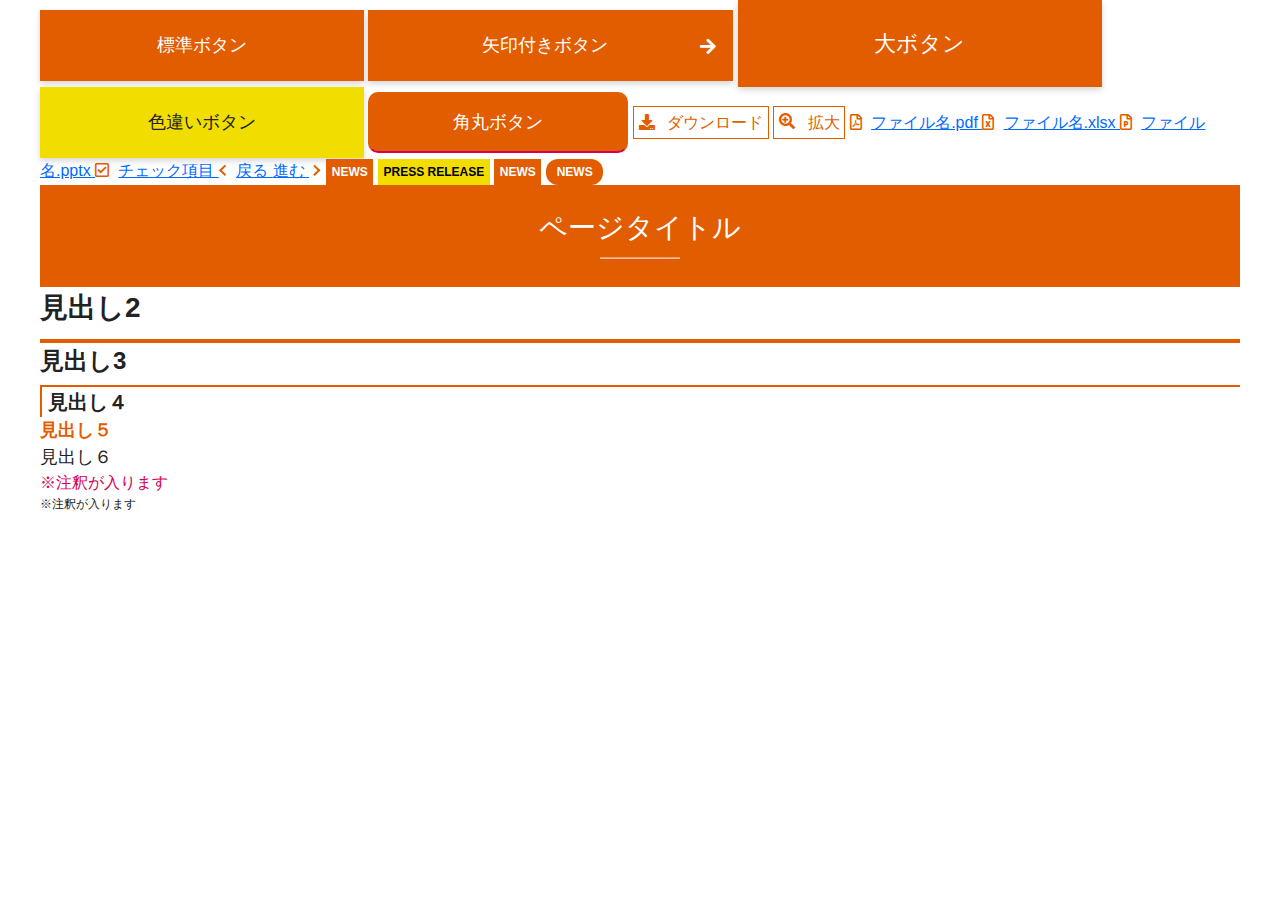
<file: module.html>
<!DOCTYPE html>
<html lang="ja">

<head>
    <meta charset="UTF-8">
    <meta name="viewport" content="width=device-width, initial-scale=1.0">
    <title>テンプレート</title>
    <!--FontAwesomeCDN-->
    <link rel="stylesheet" href="https://use.fontawesome.com/releases/v5.6.1/css/all.css">
    <link rel="stylesheet" href="css/reset.css">
    <link rel="stylesheet" href="css/module.css">
</head>

<body>
<main class="ly_cont">

    <!--最小モジュール-->
    <a class="el_btn" href="#">
        標準ボタン
    </a>

    <a class="el_btn el_btn__arrowRight" href="#">
        矢印付きボタン
    </a>

    <a class="el_btn el_btn__large" href="#">
        大ボタン
    </a>

    <a class="el_btn el_btn__yellow" href="#">
        色違いボタン
    </a>

    <a class="el_roundedBtn" href="#">
        角丸ボタン
    </a>

    <a class="el_beforeIconBtn el_beforeIconBtn__download" href="#">
        ダウンロード
    </a>

    <a class="el_beforeIconBtn el_beforeIconBtn__zoom" href="#">
        拡大
    </a>

    <span class="el_beforeIcon el_beforeIcon__pdf">
        <a href="#">
            ファイル名.pdf
        </a>
    </span>

    <span class="el_beforeIcon el_beforeIcon__excel">
        <a href="#">
            ファイル名.xlsx
        </a>
    </span>

    <span class="el_beforeIcon el_beforeIcon__pp">
        <a href="#">
            ファイル名.pptx
        </a>
    </span>

    <span class="el_beforeIcon el_beforeIcon__checkSquare">
        <a href="#">
            チェック項目
        </a>
    </span>

    <span class="el_beforeIcon el_beforeIcon__chevronLeft">
        <a href="#">
            戻る
        </a>
    </span>

    <span class="el_afterIcon el_afterIcon__chevronRight">
        <a href="#">
            進む
        </a>
    </span>

    <span class="el_label">
        NEWS
    </span>

    <span class="el_label el_label__yellow">
        PRESS RELEASE
    </span>

    <a class="el_label">
        NEWS
    </a>

    <a class="el_roundedLabel">
        NEWS
    </a>

    <h1 class="el_lv1Heading">
        <span>ページタイトル</span>
    </h1>

    <h2 class="el_lv2Heading">
        見出し2
    </h2>

    <h3 class="el_lv3Heading">
        見出し3
    </h3>

    <h4 class="el_lv4Heading">
        見出し４
    </h4>

    <h5 class="el_lv5Heading">
        見出し５
    </h5>

    <h6 class="el_lv6Heading">
        見出し６
    </h6>

    <p class="el_caution">
        ※注釈が入ります
    </p>

    <p class="el_note">
        ※注釈が入ります
    </p>
</main>
</body>
</html>
</file>
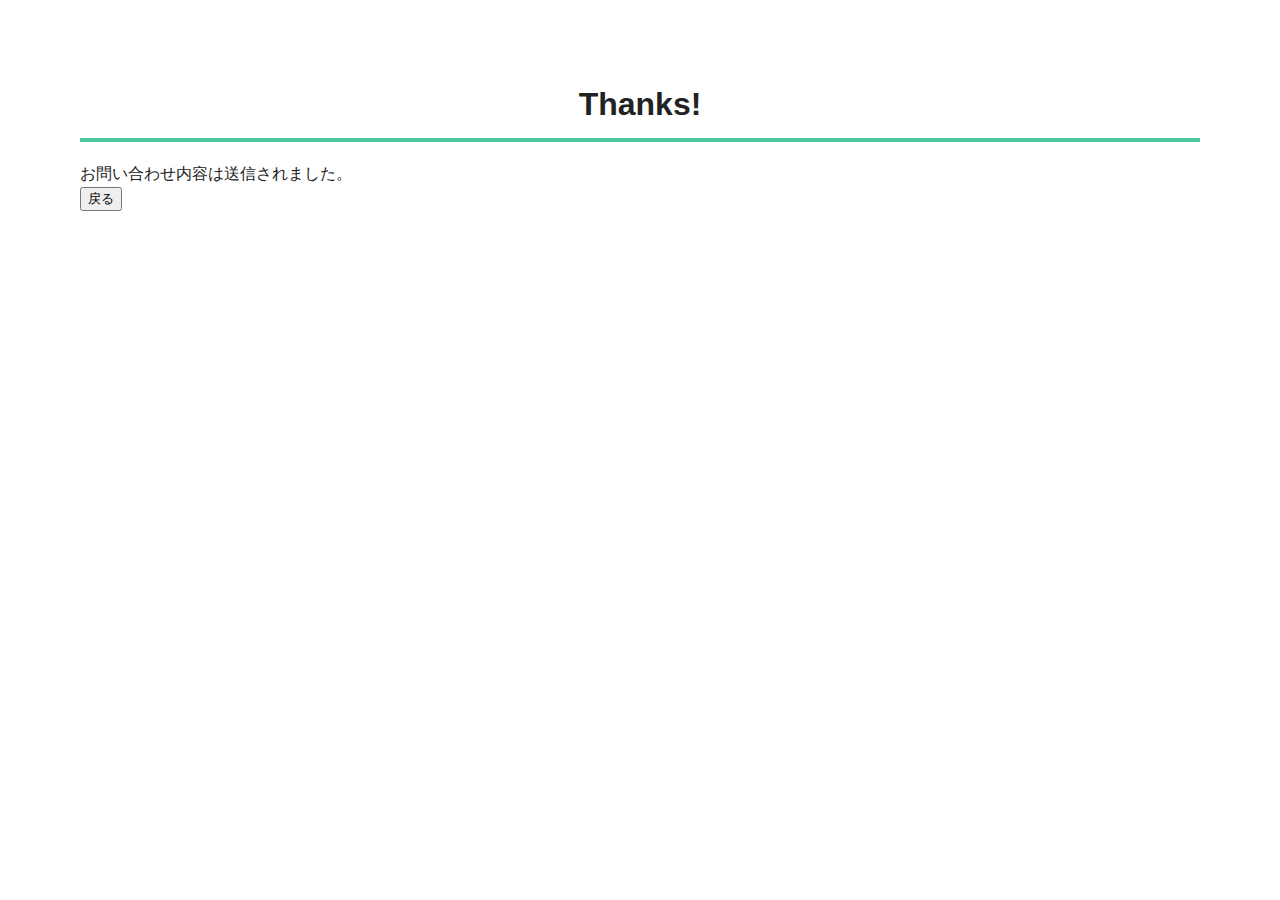
<file: thanks.html>
<!DOCTYPE html>
<html lang="ja">
<head>
    <meta charset="UTF-8">
    <meta name="viewport" content="width=device-width, initial-scale=1.0 minimum-scale=1.0">
    <title>天才 公式ホームページ</title>
    <link rel="stylesheet" href="http://fonts.googleapis.com/css?family=Raleway:700,400">
    <link rel="stylesheet" href="http://maxcdn.bootstrapcdn.com/font-awesome/4.3.0/css/font-awesome.min.css">
    <!--Twitterカード-->
    <meta name="twitter:card" content="summary" />
    <meta name="twitter:site" content="@selfstudymaster" />
    <meta name="twitter:creator" content="@selfstudymaster" />
    <meta property="og:url" content="https://selfstudymaster.github.io/tensai_website.github.io/" />
    <meta property="og:title" content="天才のWebサイト" />
    <meta property="og:description" content="天才のWebサイトができました。エンジニア転職活動中です。よろ〜" />
    <meta property="og:image" content="https://selfstudymaster.github.io/tensai_website.github.io/assets/img/elements/tensai_icon_2021_01_840x840.png" />
    <!--FontAwesomeCDN-->
    <link rel="stylesheet" href="https://use.fontawesome.com/releases/v5.6.1/css/all.css">
    <link rel="stylesheet" href="css/reset.css">
    <link rel="stylesheet" href="css/style.css">
</head>
<body>
    
    <main class="ly_cont">
        <section class="ly_section" id="thanks_mail">
            <h2 class="el_lv2Heading">Thanks!</h2>
            <div>
                お問い合わせ内容は送信されました。
            </div>
            <!--戻るボタン-->
            <a href="https://selfstudymaster.github.io/tensai_website.github.io/">
                <button type="button" class="bl_returnButton">戻る</button>
            </a>
        </section>
    </main>
</body>
</html>
</file>
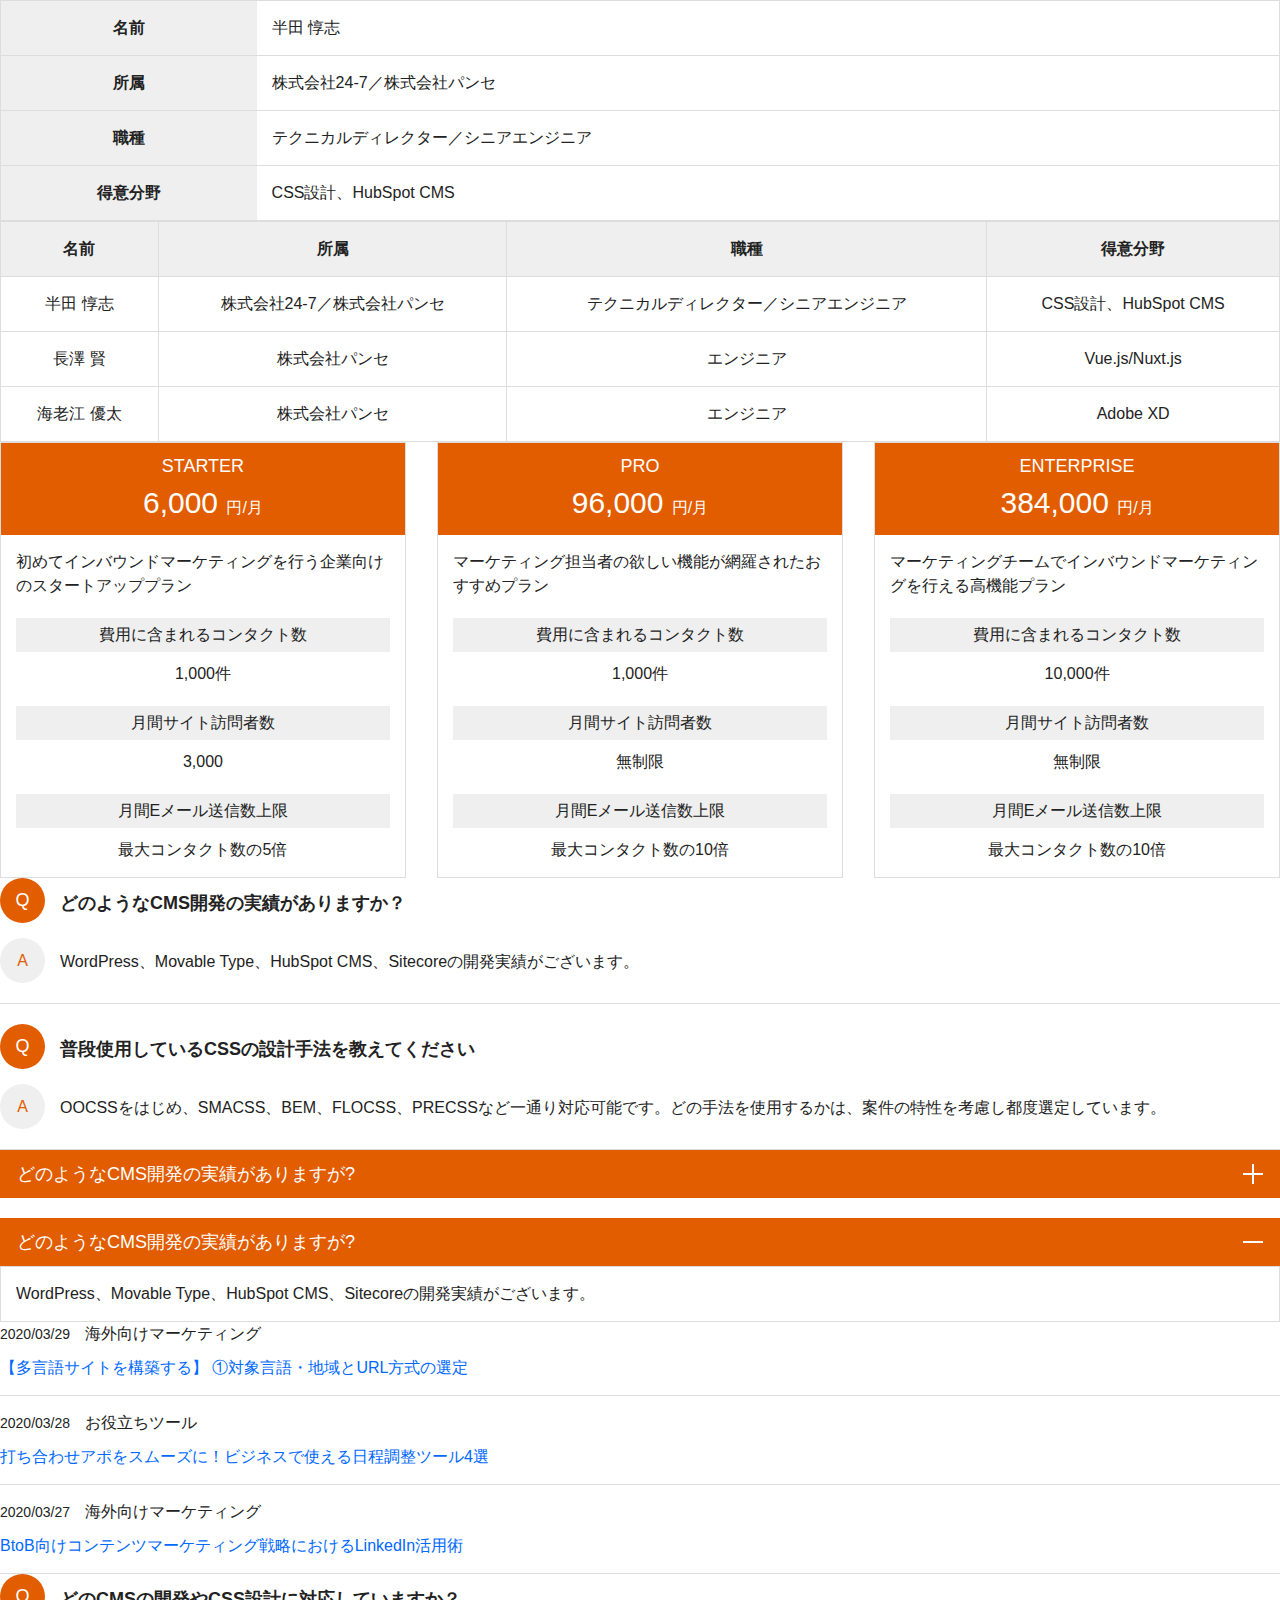
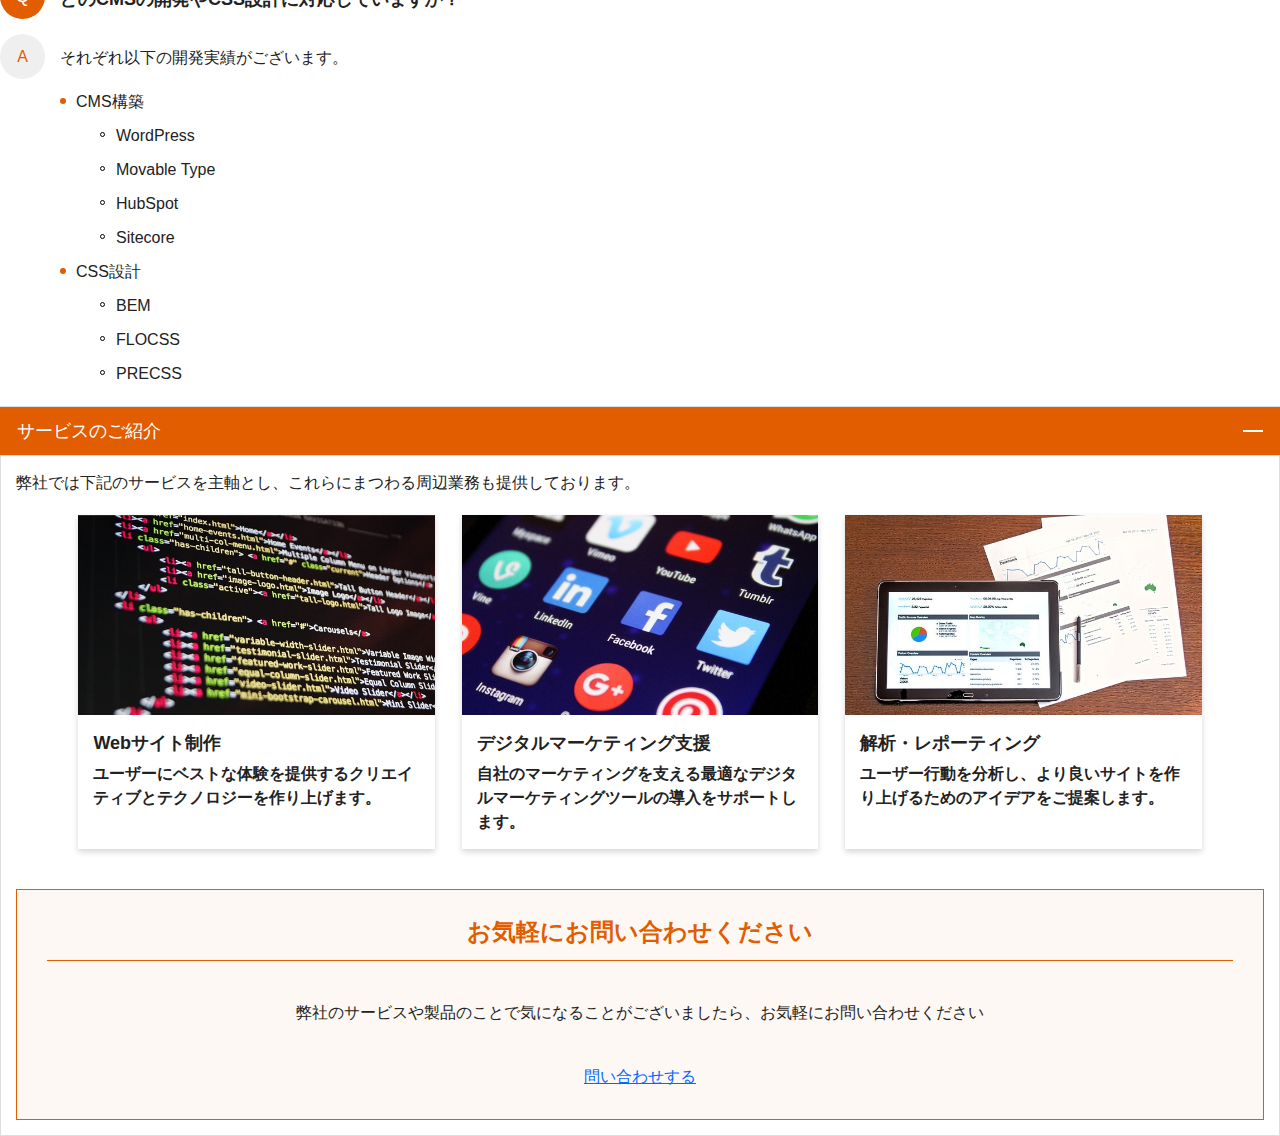
<file: unused.html>
<!DOCTYPE html>
<html lang="ja">
<head>
    <meta charset="UTF-8">
    <meta name="viewport" content="width=device-width, initial-scale=1.0">
    <title>使わないメニューの切り分け</title>
    <link rel="stylesheet" href="http://fonts.googleapis.com/css?family=Raleway:700,400">
    <link rel="stylesheet" href="http://maxcdn.bootstrapcdn.com/font-awesome/4.3.0/css/font-awesome.min.css">
    <!--FontAwesomeCDN-->
    <link rel="stylesheet" href="https://use.fontawesome.com/releases/v5.6.1/css/all.css">
    <link rel="stylesheet" href="css/reset.css">
    <link rel="stylesheet" href="css/style.css">
</head>
<body>
    <!--モジュール メディア-->
        <!-- <div class="bl_media">
            <figure class="bl_media_imgWrapper">
                <img src="./assets/img/elements/persona.jpg" alt="スマホ画像">
            </figure>
            <div class="bl_media_body">
                <h3 class="bl_media_ttl">ユーザーを考えた設計で満足な体験を</h3>
                <p class="bl_media_txt">
                    提供するサービスやペルソナによって、webサイトの設計は異なります。サービスやペルソナに合わせた設計を行うことにより、訪問者にストレスのないよりよい体験を生み出し、満足を高めることとなります。<br>
                    わたしたちはお客さまのサイトに合ったユーザビリティを考えるため、分析やヒアリングをきめ細かく実施、満足を体験できるクリエイティブとテクノロジーを設計・構築し、今までにない期待を超えたユーザー体験を提供いたします。
                </p>
            </div>
        </div> -->

        <!--モジュール メディア 逆位置-->
        <!-- <div class="bl_media bl_media__rev">
            <figure class="bl_media_imgWrapper">
                <img src="./assets/img/elements/persona.jpg" alt="スマホ画像">
            </figure>
            <div class="bl_media_body">
                <h3 class="bl_media_ttl">ユーザーを考えた設計で満足な体験を</h3>
                <p class="bl_media_txt">
                    提供するサービスやペルソナによって、webサイトの設計は異なります。サービスやペルソナに合わせた設計を行うことにより、訪問者にストレスのないよりよい体験を生み出し、満足を高めることとなります。<br>
                    わたしたちはお客さまのサイトに合ったユーザビリティを考えるため、分析やヒアリングをきめ細かく実施、満足を体験できるクリエイティブとテクノロジーを設計・構築し、今までにない期待を超えたユーザー体験を提供いたします。
                </p>
            </div>
        </div> -->
        
        <!--画像半分サイズはよく使うので、class名をbl_harlMediaにして別モジュールを作る-->
        <!-- <div class="bl_halfMedia">
            <figure class="bl_halfMedia_imgWrapper">
                <img src="./assets/img/elements/persona.jpg" alt="スマホ画像">
            </figure>
            <div class="bl_halfMedia_body">
                <h3 class="bl_halfMedia_ttl">ユーザーを考えた設計で満足な体験を</h3>
                <p class="bl_halfMedia_txt">
                    提供するサービスやペルソナによって、webサイトの設計は異なります。サービスやペルソナに合わせた設計を行うことにより、訪問者にストレスのないよりよい体験を生み出し、満足を高めることとなります。<br>
                    わたしたちはお客さまのサイトに合ったユーザビリティを考えるため、分析やヒアリングをきめ細かく実施、満足を体験できるクリエイティブとテクノロジーを設計・構築し、今までにない期待を超えたユーザー体験を提供いたします。
                </p>
            </div>
        </div> -->

        <!--モジュール カード-->
        <!-- <div class="bl_card">
            <figure class="bl_card_imgWrapper">
                <img src="./assets/img/elements/code.jpg" alt="コードの画像">
            </figure>
            <div class="bl_card_body">
                <h3 class="bl_card_ttl">Webサイト制作</h3>
                <p class="bl_card_txt">ユーザーにベストな体験を提供するクリエイティブとテクノロジーを作り上げます。</p>
            </div>
        </div> -->

        <!--モジュール カード バッヂ付き-->
        <!-- <div class="bl_card">
            <b class="bl_card_badge">
                <span class="bl_card_badge_txt">New</span>
            </b>
            <figure class="bl_card_imgWrapper">
                <img src="./assets/img/elements/code.jpg" alt="コードの画像">
            </figure>
            <div class="bl_card_body">
                <h3 class="bl_card_ttl">Webサイト制作</h3>
                <p class="bl_card_txt">ユーザーにベストな体験を提供するクリエイティブとテクノロジーを作り上げます。</p>
            </div>
        </div> -->

        <!--モジュール カード リンク-->
        <!-- <a class="bl_card" href="#">
            <figure class="bl_card_imgWrapper">
                <img src="./assets/img/elements/code.jpg" alt="コードの画像">
            </figure>
            <div class="bl_card_body">
                <h3 class="bl_card_ttl">Webサイト制作</h3>
                <p class="bl_card_txt">ユーザーにベストな体験を提供するクリエイティブとテクノロジーを作り上げます。</p>
            </div>
        </a> -->

        <!--モジュール カード 3カラム-->
        <!-- <div class="bl_cardUnit bl_cardUnit__col3">
            <div class="bl_card">
                <figure class="bl_card_imgWrapper">
                    <img src="./assets/img/elements/code.jpg" alt="コードの画像">
                </figure>
                <div class="bl_card_body">
                    <h3 class="bl_card_ttl">Webサイト制作</h3>
                    <p class="bl_card_txt">ユーザーにベストな体験を提供するクリエイティブとテクノロジーを作り上げます。</p>
                </div>
            </div>
            <div class="bl_card">
                <figure class="bl_card_imgWrapper">
                    <img src="./assets/img/elements/marketing.jpg" alt="SNSアイコンが写っている画面">
                </figure>
                <div class="bl_card_body">
                    <h3 class="bl_card_ttl">デジタルマーケティング支援</h3>
                    <p class="bl_card_txt">自社のマーケティングを支える最適なデジタルマーケティングツールの導入をサポートします。</p>
                </div>
            </div>
            <div class="bl_card">
                <figure class="bl_card_imgWrapper">
                    <img src="./assets/img/elements/analysis.jpg" alt="解析レポート画像">
                </figure>
                <div class="bl_card_body">
                    <h3 class="bl_card_ttl">解析・レポーティング</h3>
                    <p class="bl_card_txt">ユーザー行動を分析し、より良いサイトを作り上げるためのアイデアをご提案します。</p>
                </div>
            </div>
        </div> -->

        <!--モジュール カード 4カラム-->
        <!-- <div class="bl_cardUnit bl_cardUnit__col4">
            <div class="bl_card">
                <figure class="bl_card_imgWrapper">
                    <img src="./assets/img/elements/code.jpg" alt="コードの画像">
                </figure>
                <div class="bl_card_body">
                    <h3 class="bl_card_ttl">Webサイト制作</h3>
                    <p class="bl_card_txt">ユーザーにベストな体験を提供するクリエイティブとテクノロジーを作り上げます。</p>
                </div>
            </div>
            <div class="bl_card">
                <figure class="bl_card_imgWrapper">
                    <img src="./assets/img/elements/marketing.jpg" alt="SNSアイコンが写っている画面">
                </figure>
                <div class="bl_card_body">
                    <h3 class="bl_card_ttl">デジタルマーケティング支援</h3>
                    <p class="bl_card_txt">自社のマーケティングを支える最適なデジタルマーケティングツールの導入をサポートします。</p>
                </div>
            </div>
            <div class="bl_card">
                <figure class="bl_card_imgWrapper">
                    <img src="./assets/img/elements/analysis.jpg" alt="解析レポート画像">
                </figure>
                <div class="bl_card_body">
                    <h3 class="bl_card_ttl">解析・レポーティング</h3>
                    <p class="bl_card_txt">ユーザー行動を分析し、より良いサイトを作り上げるためのアイデアをご提案します。</p>
                </div>
            </div>
            <div class="bl_card">
                <figure class="bl_card_imgWrapper">
                    <img src="./assets/img/elements/global.jpg" alt="夜景の画像">
                </figure>
                <div class="bl_card_body">
                    <h3 class="bl_card_ttl">多言語webサイト構築</h3>
                    <p class="bl_card_txt">グローバル視点での戦略から、構築まで一貫してサポートします。</p>
                </div>
            </div>
        </div> -->

        <!--モジュール テーブル水平-->
        <div class="bl_horizontalTable">
            <table>
                <tbody>
                    <tr>
                        <!--table row 表に行を1行作成-->
                        <th>名前</th>
                        <!--table head 表の見出し-->
                        <td>半田 惇志</td>
                        <!--table date 表の中身になるセル-->
                    </tr>
                    <tr>
                        <th>所属</th>
                        <td>株式会社24-7／株式会社パンセ
                        </td>
                    </tr>
                    <tr>
                        <th>職種</th>
                        <td>テクニカルディレクター／シニアエンジニア
                        </td>
                    </tr>
                    <tr>
                        <th>得意分野</th>
                        <td>CSS設計、HubSpot CMS</td>
                    </tr>
                </tbody>
            </table>
        </div>

        <!--モジュール テーブル水平 メディアクエリ時の横スクロール-->
        <!-- <div class="bl_horizontalTable bl_horizontalTable__mdScroll">
            <table>
                <tbody>
                    <tr>
                        <th>名前</th>
                        <td>半田 惇志</td>
                    </tr>
                    <tr>
                        <th>所属</th>
                        <td>株式会社24-7／株式会社パンセ
                        </td>
                    </tr>
                    <tr>
                        <th>職種</th>
                        <td>テクニカルディレクター／シニアエンジニア
                        </td>
                    </tr>
                    <tr>
                        <th>得意分野</th>
                        <td>CSS設計、HubSpot CMS</td>
                    </tr>
                </tbody>
            </table>
        </div> -->

        <!--モジュール テーブル垂直-->
        <div class="bl_verticalTable">
            <table>
                <thead>
                    <!--テーブルの見出し-->
                    <th>名前</th>
                    <!--table head 表の見出し-->
                    <th>所属</th>
                    <th>職種</th>
                    <th>得意分野</th>
                </thead>
                <tbody>
                    <!--テーブルの見出し以外の中身-->
                    <tr>
                        <!--table row 表に行を1行作成-->
                        <td>半田 惇志</td>
                        <!--table date 表の中身になるセル-->
                        <td>株式会社24-7／株式会社パンセ</td>
                        <td>テクニカルディレクター／シニアエンジニア</td>
                        <td>CSS設計、HubSpot CMS</td>
                    </tr>
                    <tr>
                        <td>長澤 賢</td>
                        <td>株式会社パンセ</td>
                        <td>エンジニア </td>
                        <td>Vue.js/Nuxt.js</td>
                    </tr>
                    <tr>
                        <td>海老江 優太 </td>
                        <td>株式会社パンセ</td>
                        <td>エンジニア</td>
                        <td>Adobe XD</td>
                    </tr>
                </tbody>
            </table>
        </div>

        <!--モジュール テーブル 交差-->
        <!-- <div class="bl_crossTable">
            <table>
                <thead>
                    <tr>
                        <th class="bl_crossTable_mdSticky">名前</th>
                        <th>所属</th>
                        <th>職種</th>
                        <th>得意分野</th>
                    </tr>
                </thead>
                <tbody>
                    <tr>
                        <th class="bl_crossTable_mdSticky">半田 惇志</th>
                        <td>株式会社24-7／株式会社パンセ</td>
                        <td>テクニカルディレクター／シニアエンジニア</td>
                        <td>CSS設計、HubSpot CMS</td>
                    </tr>
                    <tr>
                        <th class="bl_crossTable_mdSticky">長澤 賢</th>
                        <td>株式会社パンセ</td>
                        <td>エンジニア </td>
                        <td>Vue.js/Nuxt.js</td>
                    </tr>
                    <tr>
                        <th class="bl_crossTable_mdSticky">海老江 優太 </th>
                        <td>株式会社パンセ</td>
                        <td>エンジニア</td>
                        <td>Adobe XD</td>
                    </tr>
                </tbody>
            </table>
        </div> -->

        <!--ページャー-->
        <!-- <nav class="bl_pager">
            <ul class="bl_pager_inner">
                <li>
                    <a class="bl_pager_link" href="#">
                        <i class="fas fa-angle-double-left"></i>
                    </a>
                </li>
                <li>
                    <a class="bl_pager_link" href="#">
                        <i class="fas fa-angle-left"></i>
                    </a>
                </li>
                <li>
                    <span class="bl_pager_link is_active">1</span>
                </li>
                <li>
                    <a class="bl_pager_link" href="#">2</a>
                </li>
                <li>
                    <a class="bl_pager_link" href="#">3</a>
                </li>
                <li>
                    <a class="bl_pager_link" href="#">
                        <i class="fas fa-angle-right"></i>
                    </a>
                </li>
                <li>
                    <a class="bl_pager_link" href="#">
                        <i class="fas fa-angle-double-right"></i>
                    </a>
                </li>
            </ul>
        </nav> -->

        <!--タブナビゲーション-->
        <!-- <nav class="bl_tabNav">
            <ul class="bl_tabNav_inner">
                <li>
                    <span class="bl_tabNav_link is_active">契約・手続きについて</span>
                </li>
                <li>
                    <a class="bl_tabNav_link" href="#">製品について</a>
                </li>
                <li>
                    <a class="bl_tabNav_link" href="#">キャンペーンについて</a>
                </li>
                <li>
                    <a class="bl_tabNav_link" href="#">会員機能について</a>
                </li>
                <li>
                    <a class="bl_tabNav_link" href="#">各種お手続きについて</a>
                </li>
            </ul>
        </nav> -->

        <!--CTA は Call To Action の略で、ユーザーの具体的な行動換気するためのインターフェイス-->
        <!-- <div class="bl_cta">
            <h2 class="bl_cta_ttl">お気軽にお問い合わせください</h2>
            <p class="bl_cta_txt">弊社のサービスや製品のことで気になることがございましたら、お気軽にお問い合わせください<br>
                <a href="#">→お問い合わせする</a>
            </p>
        </div> -->

        <!--料金表-->
        <!--ラッパーモジュール-->
        <ul class="bl_priceUnit">
            <!--各プランのコンテンツ-->
            <li class="bl_price">
                <div class="bl_price_header">
                    <p class="bl_price_ttl">
                        STARTER
                    </p>
                    <p class="bl_price_price">
                        6,000
                        <span>円/月</span>
                    </p>
                </div>
                <div class="bl_price_body">
                    <p class="bl_price_lead">
                        初めてインバウンドマーケティングを行う企業向けのスタートアッププラン
                    </p>
                    <!--description list-->
                    <dl class="bl_price_features">
                        <!--description term-->
                        <dt>費用に含まれるコンタクト数</dt>
                        <!--definition or description-->
                        <dd>1,000件</dd>
                        <dt>月間サイト訪問者数</dt>
                        <dd>3,000</dd>
                        <dt>月間Eメール送信数上限</dt>
                        <dd>最大コンタクト数の5倍</dd>
                    </dl>
                </div>
            </li>
            <li class="bl_price">
                <div class="bl_price_header">
                    <p class="bl_price_ttl">
                        PRO
                    </p>
                    <p class="bl_price_price">
                        96,000
                        <span>円/月</span>
                    </p>
                </div>
                <div class="bl_price_body">
                    <p class="bl_price_lead">
                        マーケティング担当者の欲しい機能が網羅されたおすすめプラン
                    </p>
                    <dl class="bl_price_features">
                        <dt>費用に含まれるコンタクト数</dt>
                        <dd>1,000件</dd>
                        <dt>月間サイト訪問者数</dt>
                        <dd>無制限</dd>
                        <dt>月間Eメール送信数上限</dt>
                        <dd>最大コンタクト数の10倍</dd>
                    </dl>
                </div>
            </li>
            <li class="bl_price">
                <div class="bl_price_header">
                    <p class="bl_price_ttl">
                        ENTERPRISE
                    </p>
                    <p class="bl_price_price">
                        384,000
                        <span>円/月</span>
                    </p>
                </div>
                <div class="bl_price_body">
                    <p class="bl_price_lead">
                        マーケティングチームでインバウンドマーケティングを行える高機能プラン
                    </p>
                    <dl class="bl_price_features">
                        <dt>費用に含まれるコンタクト数</dt>
                        <dd>10,000件</dd>
                        <dt>月間サイト訪問者数</dt>
                        <dd>無制限</dd>
                        <dt>月間Eメール送信数上限</dt>
                        <dd>最大コンタクト数の10倍</dd>
                    </dl>
                </div>
            </li>
        </ul>

        <!--料金表テーブル バリエーション-->
        <!--ラッパーモジュール-->
        <!-- <div class="bl_priceTable">
            <table>
                <thead>
                    <tr>
                        <th>&nbsp;</th>
                        <th class="bl_priceTable_header">
                            <p class="bl_priceTable_headerTtl">
                                STARTER
                            </p>
                            <p class="bl_priceTable_price">
                                6,000
                                <span>円/月</span>
                            </p>
                        </th>
                        <th class="bl_priceTable_header">
                            <p class="bl_priceTable_headerTtl">
                                PRO
                            </p>
                            <p class="bl_priceTable_price">
                                96,000
                                <span>円/月</span>
                            </p>
                        </th>
                        <th class="bl_priceTable_header">
                            <p class="bl_priceTable_headerTtl">
                                ENTERPRISE
                            </p>
                            <p class="bl_priceTable_price">
                                384,000
                                <span>円/月</span>
                            </p>
                        </th>
                    </tr>
                </thead>
                <tbody>
                    <tr>
                        <th class="bl_priceTable_bodyTtl">費用に含まれる<br class="md_only">コンタクト数</th>
                        <td>1,000件</td>
                        <td>1,000件</td>
                        <td>1,000件</td>
                    </tr>
                    <tr>
                        <th class="bl_priceTable_bodyTtl">月間サイト<br class="md_only">訪問者数</th>
                        <td>3,000</td>
                        <td>無制限</td>
                        <td>無制限</td>
                    </tr>
                    <tr>
                        <th class="bl_priceTable_bodyTtl">月間Eメール<br class="md_only">送信数上限</th>
                        <td>最大コンタクト数の5倍</td>
                        <td>最大コンタクト数の10倍</td>
                        <td>最大コンタクト数の10倍</td>
                    </tr>
                </tbody>
            </table>
        </div> -->

        <!--FAQ-->
        <dl class="bl_faq">
            <dt class="bl_faq_q">
                <span class="bl_faq_icon">Q</span>
                <span class="bl_faq_q_txt">どのようなCMS開発の実績がありますか？</span>
            </dt>
            <dd class="bl_faq_a">
                <span class="bl_faq_icon">A</span>
                <!--このdivをつけることで、pを下に追加してもddで指定したdisplay:flex;でpが横並びにならない-->
                <div class="bl_faq_a_body">
                    <p class="bl_faq_a_txt">
                        WordPress、Movable Type、HubSpot CMS、Sitecoreの開発実績がございます。
                    </p>
                </div>
            </dd>
            <dt class="bl_faq_q">
                <span class="bl_faq_icon">Q</span>
                <span class="bl_faq_q_txt">普段使用しているCSSの設計手法を教えてください</span>
            </dt>
            <dd class="bl_faq_a">
                <span class="bl_faq_icon">A</span>
                <div class="bl_faq_a_body">
                    <p class="bl_faq_a_txt">
                        OOCSSをはじめ、SMACSS、BEM、FLOCSS、PRECSSなど一通り対応可能です。どの手法を使用するかは、案件の特性を考慮し都度選定しています。
                    </p>
                </div>
            </dd>
        </dl>

        <!--アコーディオン-->
        <dl class="bl_accordion">
            <dt>
                <!--クリックできることを示すためにbuttom要素を用いる-->
                <button class="bl_accordion_btn" type="button">どのようなCMS開発の実績がありますが?</button>
            </dt>
            <dd class="bl_accordion_body">
                <p class="bl_accordion_txt">WordPress、Movable Type、HubSpot CMS、Sitecoreの開発実績がございます。</p>
            </dd>
            <dt>
                <button class="bl_accordion_btn is_active" type="button">どのようなCMS開発の実績がありますが?</button>
            </dt>
            <dd class="bl_accordion_body is_active">
                <p class="bl_accordion_txt">WordPress、Movable Type、HubSpot CMS、Sitecoreの開発実績がございます。</p>
            </dd>
        </dl>

        <!--ジャンボトロン-->
        <!--背景画像が増えた場合、HTMLへモディファイアの追加とCSSへスタイリングの追加の手間が増えるので、
            HTMLにstyle要素でbackground-imageを指定-->
        <!-- <div class="bl_jumbotron" style="background-image:url('./assets/img/elements/marketing.jpg');">
            <div class="bl_jumbotron_inner">
                <p class="bl_jumbotron_ttl">
                    貴社のビジネスに適切な戦略をご提案し
                    <br class="lg_only">
                    「成果」に貢献いたします。
                </p>
            </div>
        </div> -->

        

        <!--順序なしリスト-->
        <!-- <ul class="bl_bulletList">
            <li>webコンサルティング</li>
            <li>デジタルマーケティング支援</li>
            <li>CMS構築</li>
            <li>CSS設計</li>
        </ul> -->

        <!--順序なしリスト 横並び 拡張パターン-->
        <!--horizはhorizontal=水平の省略形)-->
        <!-- <ul class="bl_bulletList bl_bulletList__horiz">
            <li>webコンサルティング</li>
            <li>デジタルマーケティング支援</li>
            <li>CMS構築</li>
            <li>CSS設計</li>
        </ul> -->

        <!--順序なしリスト ネスト バリエーション-->
        <!-- <ul class="bl_bulletList">
            <li>webコンサルティング</li>
            <li>デジタルマーケティング支援</li>
            <li>CMS構築</li>
            <li>
                CSS設計
                <ul>
                    <li>BEM</li>
                    <li>FLOCSS</li>
                    <li>PRECSS</li>
                </ul>
            </li>
        </ul> -->

        <!--順序ありリスト-->
        <!-- <ol class="bl_orderList">
            <li>webコンサルティング</li>
            <li>デジタルマーケティング支援</li>
            <li>CMS構築</li>
            <li>CSS設計</li>
        </ol> -->

        <!--順序ありリスト ネスト バリエーション-->
        <!-- <ol class="bl_orderList">
            <li>webコンサルティング</li>
            <li>デジタルマーケティング支援</li>
            <li>CMS構築</li>
            <li>
                CSS設計
                <ol>
                    <li>BEM</li>
                    <li>FLOCSS</li>
                    <li>PRECSS</li>
                </ol>
            </li>
        </ol> -->

        <!--モジュールの再利用(最小モジュールを利用した複合モジュールの作成)-->
        <!--水平ボタンリスト-->
        <!-- <ul class="bl_horizBtnList">
            <li>
                <a class="el_btn el_btn__yellow" href="#">戻る</a>
            </li>
            <li>
                <a class="el_btn" href="#">進む</a>
            </li>
        </ul> -->

        <!--モジュールの再利用(最小モジュール + 複合モジュール)-->
        <!--ボタン+画像半分サイズメディア-->
        <!-- <div class="bl_halfMedia">
            <figure class="bl_halfMedia_imgWrapper">
                <img src="/./assets/img/elements/persona.jpg" alt="#">
            </figure>
            <div class="bl_halfMedia_body">
                <h3 class="bl_halfMedia_ttl">
                    ユーザーを考えた設計で満足な体験を
                </h3>
                <p class="bl_halfMedia_txt">
                    提供するサービスやペルソナによって、webサイトの設計は異なります。サービスやペルソナに合わせた設計を行うことにより、訪問者にストレスのないよりよい体験を生み出し、満足を高めることとなります。<br>
                    わたしたちはお客さまのサイトに合ったユーザビリティを考えるため、分析やヒアリングをきめ細かく実施、満足を体験できるクリエイティブとテクノロジーを設計・構築し、今までにない期待を超えたユーザー体験を提供いたします。
                </p>
                <a class="el_btn el_btn__arrowRight" href="#">戦略策定サービスについて</a>
            </div>
        </div> -->

        <!--モジュールの再利用(最小モジュール + 複合モジュール)-->
        <!--ボタン + CTAエリア-->
        <!-- <div class="bl_cta">
            <h2 class="bl_cta_ttl">お気軽にお問い合わせください</h2>
            <p class="bl_cta_txt">弊社のサービスや製品のことで気になることがございましたら、お気軽にお問い合わせください<br>
            </p>
            <a class="el_btn" href="#">問い合わせする</a>
        </div> -->

        <!--モジュールの再利用(最小モジュール + 複合モジュール)-->
        <!--ラベル + ポストリスト-->
        <!--bl_vertPostsというクラス命名 (vertはvertical=垂直の省略形)-->
        <ul class="bl_vertPosts">
            <li class="bl_vertPosts_item">
                <!--のちに日付の後にラベルを付けるのでdiv要素を設置-->
                <div class="bl_vertPosts_header">
                    <time class="bl_vertPosts_date" datetime="2020-03-29">2020/03/29</time>
                    <ul class="bl_vertPosts_labels">
                        <li>
                            <span class="el_label">海外向けマーケティング</span>
                        </li>
                    </ul>
                </div>
                <a class="bl_vertPosts_ttl" href="#">【多言語サイトを構築する】 ①対象言語・地域とURL方式の選定</a>
            </li>
            <li class="bl_vertPosts_item">
                <div class="bl_vertPosts_header">
                    <time class="bl_vertPosts_date" datetime="2020-03-28">2020/03/28</time>
                    <ul class="bl_vertPosts_labels">
                        <li>
                            <span class="el_label el_label__yellow">お役立ちツール</span>
                        </li>
                    </ul>
                </div>
                <a class="bl_vertPosts_ttl" href="#">打ち合わせアポをスムーズに！ビジネスで使える日程調整ツール4選</a>
            </li>
            <li class="bl_vertPosts_item">
                <div class="bl_vertPosts_header">
                    <time class="bl_vertPosts_date" datetime="2020-03-27">2020/03/27</time>
                    <ul class="bl_vertPosts_labels">
                        <li>
                            <span class="el_label">海外向けマーケティング</span>
                        </li>
                    </ul>
                </div>
                <a class="bl_vertPosts_ttl" href="#">BtoB向けコンテンツマーケティング戦略におけるLinkedIn活用術</a>
            </li>
        </ul>

        <!--モジュールの再利用(最小モジュール + 複合モジュール)-->
        <!--FAQ + リスト-->
        <dl class="bl_faq">
            <dt class="bl_faq_q">
                <span class="bl_faq_icon">Q</span>
                <span class="bl_faq_q_txt">どのCMSの開発やCSS設計に対応していますか？</span>
            </dt>
            <dd class="bl_faq_a">
                <span class="bl_faq_icon">A</span>
                <!--このdivをつけることで、pを下に追加してもddで指定したdisplay:flex;でpが横並びにならない-->
                <div class="bl_faq_a_body">
                    <p class="bl_faq_a_txt">
                        それぞれ以下の開発実績がございます。
                    </p>
                    <ul class="bl_bulletList">
                        <li>
                            CMS構築
                            <ul>
                                <li>WordPress</li>
                                <li>Movable Type</li>
                                <li>HubSpot</li>
                                <li>Sitecore</li>
                            </ul>
                        </li>
                        <li>
                            CSS設計
                            <ul>
                                <li>BEM</li>
                                <li>FLOCSS</li>
                                <li>PRECSS</li>
                            </ul>
                        </li>
                    </ul>
                </div>
            </dd>
        </dl>

        <!--モジュールの再利用(最小モジュール + 複合モジュール)-->
        <!--アコーディオン + カード + CTAエリア-->
        <dl class="bl_accordion">
            <dt>
                <!--クリックできることを示すためにbuttom要素を用いる-->
                <button class="bl_accordion_btn is_active" type="button">サービスのご紹介</button>
            </dt>
            <dd class="bl_accordion_body is_active">
                <p class="bl_accordion_txt">弊社では下記のサービスを主軸とし、これらにまつわる周辺業務も提供しております。</p>
                <div class="bl_cardUnit bl_cardUnit__col3">
                    <div class="bl_card">
                        <figure class="bl_card_imgWrapper">
                            <img src="./assets/img/elements/code.jpg" alt="コードの画像">
                        </figure>
                        <div class="bl_card_body">
                            <h3 class="bl_card_ttl">Webサイト制作</h3>
                            <p class="bl_card_txt">ユーザーにベストな体験を提供するクリエイティブとテクノロジーを作り上げます。</p>
                        </div>
                    </div>
                    <div class="bl_card">
                        <figure class="bl_card_imgWrapper">
                            <img src="./assets/img/elements/marketing.jpg" alt="SNSアイコンが写っている画面">
                        </figure>
                        <div class="bl_card_body">
                            <h3 class="bl_card_ttl">デジタルマーケティング支援</h3>
                            <p class="bl_card_txt">自社のマーケティングを支える最適なデジタルマーケティングツールの導入をサポートします。</p>
                        </div>
                    </div>
                    <div class="bl_card">
                        <figure class="bl_card_imgWrapper">
                            <img src="./assets/img/elements/analysis.jpg" alt="解析レポート画像">
                        </figure>
                        <div class="bl_card_body">
                            <h3 class="bl_card_ttl">解析・レポーティング</h3>
                            <p class="bl_card_txt">ユーザー行動を分析し、より良いサイトを作り上げるためのアイデアをご提案します。</p>
                        </div>
                    </div>
                </div>
                <div class="bl_cta">
                    <h2 class="bl_cta_ttl">お気軽にお問い合わせください</h2>
                    <p class="bl_cta_txt">弊社のサービスや製品のことで気になることがございましたら、お気軽にお問い合わせください<br>
                    </p>
                    <a class="el_btn" href="#">問い合わせする</a>
                </div>
            </dd>
        </dl>
    
</body>
</html>
</file>
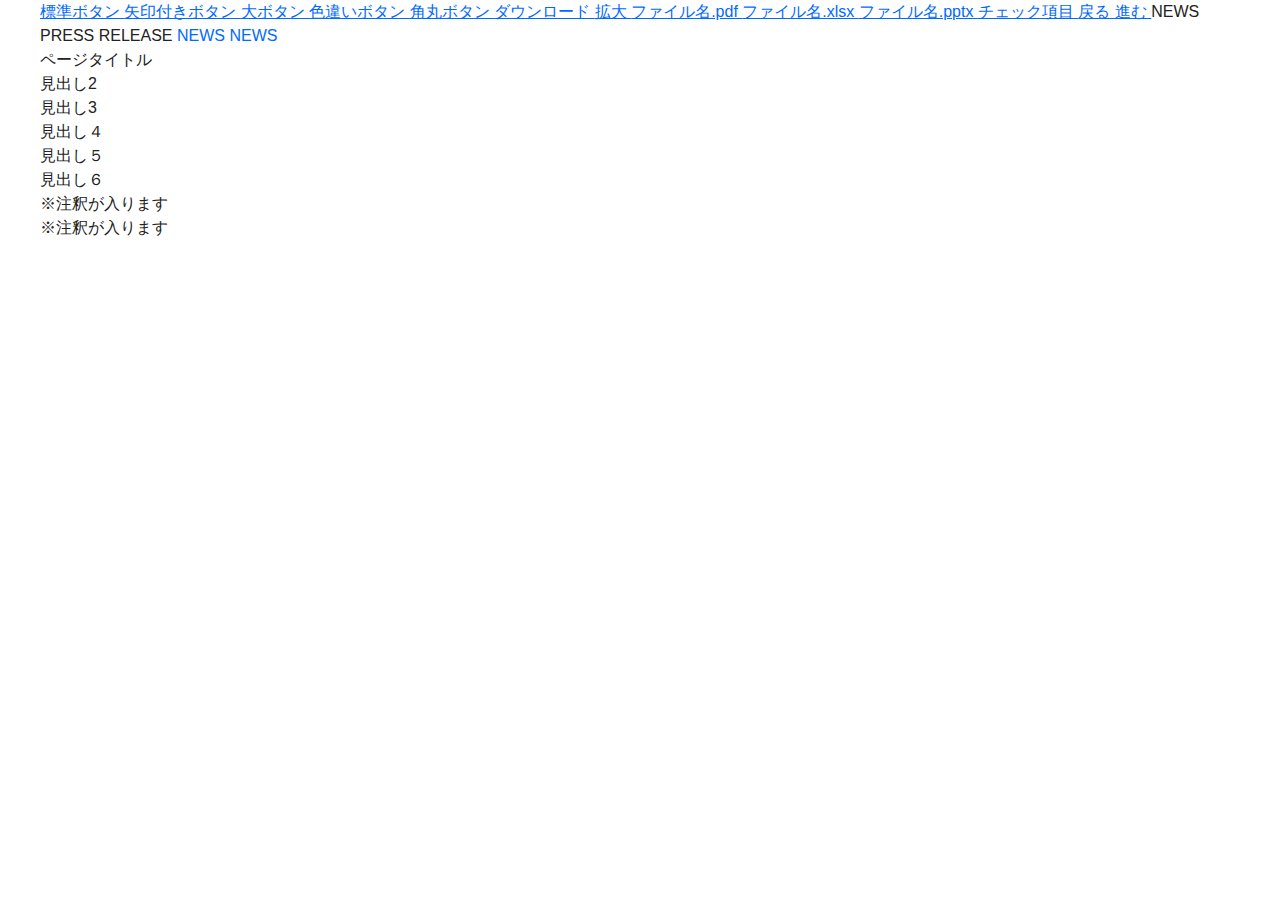
<file: tensai_website/module.html>
<!DOCTYPE html>
<html lang="ja">

<head>
    <meta charset="UTF-8">
    <meta name="viewport" content="width=device-width, initial-scale=1.0 minimum-scale=1.0">
    <title>テンプレート</title>
    <meta name="description" content="">
    <meta name="keywords" content="">
    <!--FontAwesomeCDN-->
    <link rel="stylesheet" href="https://use.fontawesome.com/releases/v5.6.1/css/all.css">
    <link rel="stylesheet" href="css/reset.css">
    <link rel="stylesheet" href="css/style.css">
</head>

<body>
<main class="ly_cont">

    <!--最小モジュール-->
    <a class="el_btn" href="#">
        標準ボタン
    </a>

    <a class="el_btn el_btn__arrowRight" href="#">
        矢印付きボタン
    </a>

    <a class="el_btn el_btn__large" href="#">
        大ボタン
    </a>

    <a class="el_btn el_btn__yellow" href="#">
        色違いボタン
    </a>

    <a class="el_roundedBtn" href="#">
        角丸ボタン
    </a>

    <a class="el_beforeIconBtn el_beforeIconBtn__download" href="#">
        ダウンロード
    </a>

    <a class="el_beforeIconBtn el_beforeIconBtn__zoom" href="#">
        拡大
    </a>

    <span class="el_beforeIcon el_beforeIcon__pdf">
        <a href="#">
            ファイル名.pdf
        </a>
    </span>

    <span class="el_beforeIcon el_beforeIcon__excel">
        <a href="#">
            ファイル名.xlsx
        </a>
    </span>

    <span class="el_beforeIcon el_beforeIcon__pp">
        <a href="#">
            ファイル名.pptx
        </a>
    </span>

    <span class="el_beforeIcon el_beforeIcon__checkSquare">
        <a href="#">
            チェック項目
        </a>
    </span>

    <span class="el_beforeIcon el_beforeIcon__chevronLeft">
        <a href="#">
            戻る
        </a>
    </span>

    <span class="el_afterIcon el_afterIcon__chevronRight">
        <a href="#">
            進む
        </a>
    </span>

    <span class="el_label">
        NEWS
    </span>

    <span class="el_label el_label__yellow">
        PRESS RELEASE
    </span>

    <a class="el_label">
        NEWS
    </a>

    <a class="el_roundedLabel">
        NEWS
    </a>

    <h1 class="el_lv1Heading">
        <span>ページタイトル</span>
    </h1>

    <h2 class="el_lv2Heading">
        見出し2
    </h2>

    <h3 class="el_lv3Heading">
        見出し3
    </h3>

    <h4 class="el_lv4Heading">
        見出し４
    </h4>

    <h5 class="el_lv5Heading">
        見出し５
    </h5>

    <h6 class="el_lv6Heading">
        見出し６
    </h6>

    <p class="el_caution">
        ※注釈が入ります
    </p>

    <p class="el_note">
        ※注釈が入ります
    </p>
</main>
</body>
</html>
</file>
<file: css/style.css>
@charset "UTF-8";

/*=================================================
ベース
===================================================*/
body {
    color: #222;
    font-family: "Helvetica Neue", Arial, "Hiragino Kaku Gothic ProN", "Hiragino Sans", Meiryo, sans-serif;
    line-height: 1.5;
}

a {
    color: #0069ff;
}

img {
    max-width: 100%;
    vertical-align: top;
}

/* 画面全体のフェードイン */
.effect-fade {
    opacity : 0;
    transform : translate(0, 90px);
    transition : all 800ms;
}
.effect-fade.effect-scroll {
    opacity : 1;
    transform : translate(0, 0);
}

/*=================================================
ボタン
===================================================*/
/* el_buttonは「送信ボタン」で使用中 */
.el_button .submit-btn{
    display: inline-block;
    padding: 12px 36px;
    background: linear-gradient(90deg, #d10fe2 0%, #6020B0 100%);
    color: #fff;
    text-align: center;
    font-size: 14px;
    text-align: center;
    box-shadow: 0px 3px 6px #00000029;
    border-radius: 10px;
    cursor : pointer;
}

.el_button .submit-btn:hover {
    opacity: 0.7;
}


/* .el_button:hover {
    background-color: rgba(255, 255, 255, .2);
} */

.bl_contactBtn_wrapper {
    margin-left: 0px;
}

.el_button_arrowRight {
    margin-left: 20px;
    display: inline-block;
    padding: 4px 10px;
    background-color: #fd4810;
    color: #fff;
    font-size: 12px;
    border-radius: 10px;
}

/* contactの送信ボタンを押下後に、遷移して表示されるメッセージを
   送信前にhiddenしている */
.hidden {
    display: none;
}

/* 問い合わせフォール送信ボタン押下後の遷移先からホームに「戻る」ボタン */
.bl_returnButton {
    cursor : pointer;
}

/*
.el_button {
    display: block;
    width: 155px;
    height: 37px;
    line-height: 37px;
    padding: 12px 36px;
    text-align: center;
    background: linear-gradient(90deg, #FA41CC 0%, #6020B0 100%) 0% 0%;
    color: #fff;
    box-shadow: 0px 3px 6px #00000029;
    border-radius: 10px;
}
*/

/*=================================================
レイアウト
===================================================*/
/*=================================================
レイアウト ヘッダー
===================================================*/
.ly_header {
    position: fixed;
    top: 0;
    z-index: 9999;
    width: 100%;
    /* padding-top: 25px; */
    border-bottom: 1px solid #ddd;
    background-color: #fff;
    box-shadow: 0 3px 6px rgb(0 0 0 / 16%);
}

.ly_header_inner {
    /* display: flex; */
    max-width: 1230px;
    height: 100%;
    padding-right: 30px;
    padding-left: 30px;
    margin-right: auto;
    margin-left: auto;
    align-items: center;
    justify-content: space-around;
}

/*=================================================
レイアウト メイン
===================================================*/
.ly_cont {
    max-width: 1200px;
    padding-right: 15px;
    padding-left: 15px;
    margin-right: auto;
    margin-left: auto;
}

/*=================================================
レイアウト セクション
===================================================*/
.ly_mv {
    /* padding-top: 20px; */
    margin-top: 110px;
    /* メインビジュアルなので左右のマージンは他のセクションより広めるためつけない */
    /* margin-right: 40px; */
    /* margin-left: 40px; */
}


.ly_section {
    margin-bottom: 60px;
    margin-right: 40px;
    margin-left: 40px;
    padding-top: 80px;
}


/*=================================================
レイアウト コンタクト
===================================================*/

.ly_contact_inner {
    margin-right: auto;
    margin-left: auto;
    text-align: center;
}

.ly_contactForm_wrapper {
    max-width: 1200px;
    height: 1027px;
    margin-right: auto;
    margin-left: auto;
    margin-bottom: 61px;
    background-color: #fff;
}

/*=================================================
レイアウト フッター
===================================================*/
.ly_footer {
    padding-top: 20px;
    padding-bottom: 20px;
    background-color: #222;
}

.ly_footer_inner {
    max-width: 1230px;
    padding-right: 30px;
    padding-left: 30px;
    margin-right: auto;
    margin-left: auto;
}

/*=================================================
モジュール
===================================================*/
/*=================================================
モジュール ヘッダー
===================================================*/
.bl_headerUtils {
    display: flex;
    align-items: center;
    justify-content: space-between;
    margin-bottom: 20px;
}

.bl_headerUtils_logo {
    width: 120px;
}

.bl_headerUtils_ttl {
    color: #C02297;
    font-size: 60px;
    font-weight: bold;
}

.bl_headerUtils .el_btn {
    width: auto;
    padding: 10px 20px;
    box-shadow: none;
    background-color: #4AC6A1;
    color: #fff;
    border-radius: 5px;
}

.bl_headerNav {
    display: flex;
    justify-content: space-around;
}

.bl_headerNav_item {
    flex-grow: 1;
    text-align: center;
}

.bl_headerNav_item:last-child .bl_headerNav_link::after {
    content: none;
}

.bl_headerNav_link {
    position: relative;
    display: block;
    padding: 15px 5px;
    border-bottom: 4px solid transparent;
    color: #222;
    text-decoration: none;
    transition: .25s;
}

.bl_headerNav_link:focus,
.bl_headerNav_link:hover {
    border-bottom-color: #ad14e9;
    opacity: 0.6;
}

.bl_headerNav_link::after {
    content: '';
    position: absolute;
    top: 50%;
    right: 0;
    width: 1px;
    height: 20px;
    background-color: #ddd;
    transform: translateY(-50%);
}

/*==================================
モジュール ハンバーガーメニュー
==================================*/

.menu-btn {
    position: fixed;
    top: 10px;
    right: 20px;
    display: flex;
    height: 32px;
    width: 32px;
    justify-content: center;
    align-items: center;
    z-index: 90;
    background-color: #4AC6A1;
}
.menu-btn span,
.menu-btn span:before,
.menu-btn span:after {
    content: '';
    display: block;
    height: 3px;
    width: 25px;
    border-radius: 3px;
    background-color: #fff;
    position: absolute;
}
.menu-btn span:before {
    bottom: 8px;
}
.menu-btn span:after {
    top: 8px;
}
#menu-btn-check:checked ~ .menu-btn span {
    background-color:#4AC6A1;/*メニューオープン時は真ん中の線を透明にする*/
}
#menu-btn-check:checked ~ .menu-btn span::before {
    bottom: 0;
    transform: rotate(45deg);
}
#menu-btn-check:checked ~ .menu-btn span::after {
    top: 0;
    transform: rotate(-45deg);
}

#menu-btn-check {
    display: none;
}
#menu-btn-check:checked ~ .menu-content {
    left: 0;/*メニューを画面内へ*/
}

.menu-content {
    width: 100%;
    height: 100%;
    position: fixed;
    top: 0;
    left: 100%;
    z-index: 80;
    background-color: #4AC6A1;
    transition: all 0.5s;
}
.menu-content ul {
    padding: 70px 10px 0;
}
.menu-content ul li {
    border-bottom: solid 1px #fff;
    list-style: none;
}
.menu-content ul li a {
    display: block;
    width: 100%;
    font-size: 15px;
    box-sizing: border-box;
    color:#000;
    text-decoration: none;
    padding: 9px 15px 10px 0;
    position: relative;
}
.menu-content ul li a::before {
    content: "";
    width: 7px;
    height: 7px;
    border-top: solid 2px #ffffff;
    border-right: solid 2px #ffffff;
    transform: rotate(45deg);
    position: absolute;
    right: 11px;
    top: 16px;
}

/*==================================
モジュール パンくずリスト
==================================*/

.breadcrumb {
	color: #8d8d8d;
	font-size: 12px;
	margin-bottom: 14px;
}

.breadcrumb .home::before {
	content: "\f015";
	font-family: "Font Awesome 5 Free", sans-serif;
	font-weight: 900;
	margin-right: 10px;
}

.breadcrumb a {
	text-decoration: none;
	transition: all 0.3s ease 0s;
}

.breadcrumb a:hover {
	opacity: 0.6;
}

.breadcrumb i {
	margin-left: 15px;
	margin-right: 15px;
}

/*==================================
モジュール エントリー
==================================*/
/* まるコピペなのであとで変える*/
#primary {
	width: 65.45455%;
}

.m_one #primary {
	margin-bottom: 0;
	width: 100%;
}

/* サイドバー */
#secondary {
	margin-left: auto;
	width: 30.90909%;
}

.m_one #secondary {
	display: none;
	width: 100%;
}


.entry-item {
	background: #fff;
	box-shadow: 0 0 3px 0 rgba(0, 0, 0, 0.16);
	display: block;
	margin-bottom: 50px;
	margin-right: 40px;
	text-decoration: none;
	transition: all 0.3s ease 0s;
	width: calc(50% - 40px / 2);
}

.entry-item:hover {
	box-shadow: 0 0 9px 0 rgba(0, 0, 0, 0.16);
}

.entry-item:nth-child(2n),
.entry-item:last-child {
	margin-right: 0;
}

.entry-item-img {
	text-align: center;
}

.entry-item-body {
	padding: 20px;
}

.entry-item-meta {
	align-items: center;
	display: flex;
	flex-wrap: wrap;
	margin-bottom: 10px;
}

.entry-item-published {
	color: #808080;
	font-size: 12px;
	margin-top: 4px;
}

.entry-item-published::before {
	content: "\f073";
	font-family: "Font Awesome 5 Free", sans-serif;
	font-weight: 400;
	margin-right: 8px;
}

.entry-item-tag {
	background: #d81f32;
	color: #fff;
	display: block;
	font-size: 12px;
	margin-right: 15px;
	padding: 3px 14px 2px;
}

.entry-item-title {
	font-family: "HiraKakuPro-W6", "ヒラギノ角ゴ Pro W6", "Meiryo", "Meiryo", "Noto Sans Japanese", sans-serif;
	font-size: 18px;
	font-weight: 600;
	line-height: 1.42;
	margin-bottom: 14px;
}

.entry-item-excerpt {
	color: #454545;
	font-size: 14px;
	line-height: 1.71429;
}

.entries.m_horizontal {
	margin-bottom: 62px;
}

.entries.m_horizontal .entry-item {
	display: flex;
	margin-bottom: 30px;
	margin-right: 0;
	padding: 20px;
	width: 100%;
}

.entries.m_horizontal .entry-item:last-child {
	margin-bottom: 0;
}

.entries.m_horizontal .entry-item .entry-item-img {
	width: 36.02941%;
}

.entries.m_horizontal .entry-item .entry-item-body {
	padding: 0 0 0 20px;
	width: 63.97059%;
}

.entries.m_block .entry-item {
	width: 100%;
	margin-right: 0;
}

.entries.m_block .entry-item .entry-item-body {
		padding: 20px;
    width: 100%;
}

.entries.m_block .entry-item .entry-item-published {
	font-size: 14px;
}

.entries.m_block .entry-item .entry-item-tag {
	font-size: 14px;
}

.entries.m_block .entry-item .entry-item-title {
	font-size: 20px;
}

.entries.m_block .entry-item .entry-item-excerpt {
	font-size: 16px;
}

.entry {
	background: #fff;
	box-shadow: 0 0 3px 0 rgba(0, 0, 0, 0.16);
	padding: 40px 40px 12px;
}

.entry-label {
	display: inline-block;
	margin-bottom: 18px;
}

.entry-label a {
	background: #d81f32;
	color: #fff;
	display: block;
	font-size: 12px;
	padding: 4px 16px;
	text-align: center;
	text-decoration: none;
	transition: all 0.3s ease 0s;
}

.entry-label a:hover {
	opacity: 0.6;
}

.entry-title {
	font-family: "HiraKakuPro-W6", "ヒラギノ角ゴ Pro W6", "Meiryo", "Meiryo", "Noto Sans Japanese", sans-serif;
	font-size: 30px;
	font-weight: 600;
	line-height: 1.4;
	margin-bottom: 18px;
}

.m_page .entry-title {
	margin-bottom: 34px;
}

.entry-meta {
	align-items: center;
	display: flex;
	margin-bottom: 18px;
}

.entry-published,
.entry-updated {
	color: #808080;
	font-size: 12px;
}

.entry-published::before,
.entry-updated::before {
	content: "\f073";
	font-family: "Font Awesome 5 Free", sans-serif;
	font-weight: 400;
	margin-right: 8px;
}

.entry-updated {
	margin-left: 27px;
}

.entry-updated::before {
	content: "\f1da";
	font-weight: 900;
}

.entry-img {
	text-align: center;
}

.entry-tag-items {
	border-top: 1px solid #e2e2e2;
	display: flex;
	flex-wrap: wrap;
	padding: 20px 0;
}

.entry-tag-head {
	background: #808080;
	border-radius: 3px;
	color: #fff;
	font-family: "HiraKakuPro-W6", "ヒラギノ角ゴ Pro W6", "Meiryo", "Meiryo", "Noto Sans Japanese", sans-serif;
	font-size: 16px;
	font-weight: 600;
	margin-bottom: 10px;
	margin-right: 15px;
	padding: 6px 15px 0;
}

.entry-tag-head::before {
	content: "\f02b";
	font-family: "Font Awesome 5 Free", sans-serif;
	font-weight: 900;
	margin-right: 5px;
}

.entry-tag-item {
	margin-bottom: 10px;
	margin-right: 15px;
}

.entry-tag-item:last-child {
	margin-right: 0;
}

.entry-tag-item a {
	border: 1px solid #e2e2e2;
	border-radius: 3px;
	color: #808080;
	display: block;
	font-size: 14px;
	padding: 6px 18px 5px;
	text-decoration: none;
	transition: all 0.3s ease 0s;
}

.entry-tag-item a:hover {
	background: #808080;
	border-color: #808080;
	color: #fff;
}

.entry-body {
	margin-top: 32px;
	padding-bottom: 44px;
}

.m_page .entry-body {
	padding-bottom: 12px;
}

.entry-body h2 + p,
.entry-body h3 + p,
.entry-body h4 + p,
.entry-body h5 + p,
.entry-body h6 + p {
	margin-top: 0;
}

.entry-body h2 {
	background: #ebebeb;
	border-radius: 3px;
	border-top: 6px solid #d81f32;
	font-family: "HiraKakuPro-W6", "ヒラギノ角ゴ Pro W6", "Meiryo", "Meiryo", "Noto Sans Japanese", sans-serif;
	font-size: 26px;
	font-weight: 600;
	line-height: 1.2;
	margin-bottom: 38px;
	margin-top: 79px;
	padding: 24px 20px;
	position: relative;
	text-align: left;
}

.entry-body h2::after {
	border: 5px solid transparent;
	border-top: 15px solid #ebebeb;
	content: "";
	height: 0;
	left: 24px;
	position: absolute;
	top: 100%;
	width: 0;
}

.entry-body h3 {
	border-bottom: 3px solid #d81f32;
	font-family: "HiraKakuPro-W6", "ヒラギノ角ゴ Pro W6", "Meiryo", "Meiryo", "Noto Sans Japanese", sans-serif;
	font-size: 22px;
	font-weight: 600;
	line-height: 1.4;
	margin-bottom: 24px;
	margin-top: 84px;
	padding-bottom: 14px;
}

.entry-body h4 {
	font-family: "HiraKakuPro-W6", "ヒラギノ角ゴ Pro W6", "Meiryo", "Meiryo", "Noto Sans Japanese", sans-serif;
	font-size: 18px;
	font-weight: 600;
	line-height: 1.6;
	margin-bottom: 16px;
	margin-top: 82px;
	padding-left: 42px;
	position: relative;
}

.entry-body h4::before {
	color: #d81f32;
	content: "\f00c";
	font-family: "Font Awesome 5 Free", sans-serif;
	font-size: 26px;
	font-weight: 900;
	left: 0;
	position: absolute;
	top: -8px;
}

.entry-body h5 {
	font-family: "HiraKakuPro-W6", "ヒラギノ角ゴ Pro W6", "Meiryo", "Meiryo", "Noto Sans Japanese", sans-serif;
	font-size: 18px;
	font-weight: 600;
	line-height: 1.6;
	margin-bottom: 27px;
	margin-top: 60px;
}

.entry-body h6 {
	font-family: "HiraKakuPro-W6", "ヒラギノ角ゴ Pro W6", "Meiryo", "Meiryo", "Noto Sans Japanese", sans-serif;
	font-size: 16px;
	font-weight: 600;
	line-height: 1.6;
	margin-bottom: 1em;
	margin-top: 2em;
}

.entry-body p {
	line-height: 1.875;
	margin-top: 30px;
}

.entry-body ul {
	list-style-type: disc;
	margin-bottom: 1em;
	padding-left: 20px;
}

.entry-body ol {
	list-style-type: decimal;
	margin-bottom: 1em;
	padding-left: 20px;
}

.entry-body li {
	line-height: 1.6;
	margin-bottom: 0.4em;
	margin-top: 0.4em;
}

.entry-body blockquote {
	background: #eee;
	line-height: 1.6;
	margin-bottom: 1em;
	margin-top: 1em;
	padding: 1em;
}

.entry-body blockquote > :first-child {
	margin-top: 0;
}

.entry-body blockquote > :last-child {
	margin-bottom: 0;
}

.entry-body q {
	background: #eee;
	display: inline-block;
	padding-left: 0.2em;
	padding-right: 0.2em;
	vertical-align: middle;
}

.entry-body strong,
.entry-body b {
	font-family: "HiraKakuPro-W6", "ヒラギノ角ゴ Pro W6", "Meiryo", "Meiryo", "Noto Sans Japanese", sans-serif;
	font-weight: 600;
}

.entry-body a {
	color: #1592e6;
	font-family: "HiraKakuPro-W6", "ヒラギノ角ゴ Pro W6", "Meiryo", "Meiryo", "Noto Sans Japanese", sans-serif;
	font-weight: 600;
	transition: all 0.3s ease 0s;
}

.entry-body a:hover {
	opacity: 0.6;
}

.entry-body img {
	vertical-align: middle;
}

.entry-body .entry-btn {
	margin: 1em 0;
	text-align: center;
}

.entry-body .entry-btn .btn {
	color: #fff;
	font-family: "HiraKakuPro-W6", "ヒラギノ角ゴ Pro W6", "Meiryo", "Meiryo", "Noto Sans Japanese", sans-serif;
	font-size: 16px;
	font-weight: 600;
	text-decoration: none;
}

.entry-body .entry-btn .btn:hover {
	opacity: 1;
}

.entry-links {
	margin-top: 32px;
	text-align: center;
}

.entry-links .post-page-numbers {
	background: #fff;
	border: 1px solid #666;
	display: inline-block;
	height: 30px;
	line-height: 30px;
	margin-left: 8px;
	margin-right: 8px;
	min-width: 30px;
	text-align: center;
}

.entry-links .post-page-numbers.current {
	background: #666;
	color: #fff;
}

.entry-links .post-page-numbers:first-child {
	margin-left: 0;
}

.entry-links .post-page-numbers:last-child {
	margin-right: 0;
}

.entry-links a {
	text-decoration: none;
	transition: all 0.3s ease 0s;
}

.entry-links a:hover {
	background: #666;
	color: #fff;
}


.widget_archive select {
	background: transparent url(../img/select-arrow.svg) no-repeat center right 8px/12px 8px;
}

.widget {
	margin-bottom: 50px;
}

.widget:last-child {
	margin-bottom: 0;
}

.widget li {
	font-size: inherit;
	margin-bottom: 8px;
}

.widget li a {
	display: inline-block;
	font-size: inherit;
	text-decoration: none;
}

.widget li a:hover {
	opacity: 0.6;
}

.widget li ul {
	font-size: 0.85em;
	margin-top: 8px;
}

.widget-title {
	background: transparent url(../img/headign-line.png) repeat-x bottom center/340px auto;
	font-family: "HiraKakuPro-W6", "ヒラギノ角ゴ Pro W6", "Meiryo", "Meiryo", "Noto Sans Japanese", sans-serif;
	font-size: 18px;
	font-weight: 600;
	margin-bottom: 30px;
	padding: 0 0 16px;
}

.widget_archive li,
.widget_categories li {
	margin-bottom: 8px;
}

.widget_archive li:last-child,
.widget_categories li:last-child {
	margin-bottom: 0;
}

.widget_archive li a,
.widget_categories li a {
	border-bottom: 1px solid #e2e2e2;
	display: block;
	font-size: 14px;
	padding: 20px 20px 14px 0;
	position: relative;
	text-decoration: none;
}

.widget_archive li a:hover,
.widget_categories li a:hover {
	opacity: 0.6;
}

.widget_archive li a::after,
.widget_categories li a::after {
	-webkit-transform: translateY(-50%);
	color: #333;
	content: "\f054";
	font-family: "Font Awesome 5 Free", sans-serif;
	font-size: 16px;
	font-weight: 900;
	position: absolute;
	right: 0;
	top: 50%;
	transform: translateY(-50%);
}

.widget_archive li ul,
.widget_categories li ul {
	font-size: 0.85em;
	margin-top: 8px;
}

.widget .rpwwt-widget li {
	margin-bottom: 20px;
}

.widget .rpwwt-widget li:last-child {
	margin-bottom: 0;
}

.widget .rpwwt-widget li a {
	display: block;
	font-size: 0;
	text-decoration: none;
	transition: all 0.3s ease 0s;
}

.widget .rpwwt-widget li a:hover {
	opacity: 0.6;
}

.widget .rpwwt-widget li a img {
	width: 120px;
}

.widget .rpwwt-widget .rpwwt-post-title {
	display: inline-block;
	font-family: "HiraKakuPro-W6", "ヒラギノ角ゴ Pro W6", "Meiryo", "Meiryo", "Noto Sans Japanese", sans-serif;
	font-size: 14px;
	font-weight: 600;
	line-height: 1.57143;
	padding: 0 0 0 10px;
	width: calc(100% - 120px);
}


.wprofile-img {
	margin-bottom: 26px;
	text-align: center;
}

.wprofile-img img {
	width: 230px;
}

.wprofile-content {
	font-size: 14px;
	line-height: 1.71429;
	margin-bottom: 38px;
	padding: 0 18px;
}

.wprofile-sns {
	align-items: center;
	display: flex;
	justify-content: center;
}

.wprofile-sns-item {
	margin-right: 40px;
}

.wprofile-sns-item:last-child {
	margin-right: 0;
}

.wprofile-sns-item a {
	font-size: 26px;
	text-decoration: none;
	transition: all 0.3s ease 0s;
}

.wprofile-sns-item a:hover {
	opacity: 0.6;
}

.wprofile-sns-item.m_twitter a {
	color: #1da1f2;
}

.wprofile-sns-item.m_facebook a {
	color: #3b5998;
}

.wprofile-sns-item.m_instagram a {
	color: #c13584;
}

#toc_container {
	background: #fff;
	border: 2px solid #d81f32;
	margin-top: 64px;
	padding: 20px 30px;
}

#toc_container .toc_title {
	border-bottom: 2px solid #d81f32;
	font-family: "HiraKakuPro-W6", "ヒラギノ角ゴ Pro W6", "Meiryo", "Meiryo", "Noto Sans Japanese", sans-serif;
	font-size: 18px;
	font-weight: 600;
	margin-bottom: 30px;
	margin-top: 0;
	padding-bottom: 6px;
	text-align: center;
}

#toc_container ul {
	list-style: none;
	margin: 0;
	padding: 0;
}

#toc_container ul a {
	color: #333;
	display: inline-block;
	font-family: "HiraKakuPro-W6", "ヒラギノ角ゴ Pro W6", "Meiryo", "Meiryo", "Noto Sans Japanese", sans-serif;
	font-weight: 600;
	position: relative;
	text-decoration: none;
}

#toc_container > ul > li {
	counter-increment: toc;
	margin-bottom: 20px;
	margin-top: 0;
}

#toc_container > ul > li:last-child {
	margin-bottom: 0;
}

#toc_container > ul > li > a {
	padding-left: 36px;
}

#toc_container > ul > li > a::before {
	background: #d81f32;
	border-radius: 50%;
	color: #fff;
	content: counter(toc);
	font-family: "Lato", sans-serif;
	font-weight: 700;
	height: 26px;
	left: 0;
	line-height: 26px;
	margin-top: -2px;
	min-width: 26px;
	position: absolute;
	text-align: center;
	top: 0;
}

#toc_container > ul > li > ul {
	margin-top: 6px;
	padding-left: 36px;
}

#toc_container > ul > li > ul > li {
	margin-bottom: 2px;
	margin-top: 0;
}

#toc_container > ul > li > ul > li:last-child {
	margin-bottom: 0;
}

#toc_container > ul > li > ul > li > a {
	font-weight: 400;
	padding-left: 10px;
}

#toc_container > ul > li > ul > li > a::before {
	background: #d81f32;
	border-radius: 50%;
	content: "";
	height: 5px;
	left: 0;
	min-width: initial;
	position: absolute;
	top: 8px;
	width: 5px;
}

.entry-related {
	margin-top: 20px;
}

.related-title {
	font-family: "HiraKakuPro-W6", "ヒラギノ角ゴ Pro W6", "Meiryo", "Meiryo", "Noto Sans Japanese", sans-serif;
	font-size: 18px;
	font-weight: 600;
	margin-bottom: 22px;
}

.related-items {
	display: flex;
	flex-wrap: wrap;
}

.related-item {
	display: block;
	margin-bottom: 21px;
	margin-right: 18px;
	text-decoration: none;
	transition: all 0.3s ease 0s;
	width: calc(25% - 18px * 3 / 4);
}

.related-item:hover {
	opacity: 0.6;
}

.related-item:nth-child(4n) {
	margin-right: 0;
}

.related-item-img {
	margin-bottom: 10px;
	text-align: center;
}

.related-item-title {
	font-family: "HiraKakuPro-W6", "ヒラギノ角ゴ Pro W6", "Meiryo", "Meiryo", "Noto Sans Japanese", sans-serif;
	font-size: 14px;
	font-weight: 600;
	line-height: 1.57143;
}

/*==================================
モジュール メインビジュアル
==================================*/
.bl_mv {
    
    box-shadow: 0 3px 6px rgba(0, 0, 0, .16);
}

/* padding-top:56.25%;で画像の縦横比をおおよそ16:9にする指定 */
.bl_mv_imgWrapper {
    position: relative;
    padding-top: 56.25%;
    /* bl_mv_imgWrapper > imgで指定する画像が溢れないための指定 */
    overflow: hidden;
    background-size: cover;
}

/* 画像を天地中央揃えで、なおかつ横幅いっぱいにする指定 */
.bl_mv_imgWrapper > img {
    position: absolute;
    top: 80%;
    width: 100%;
    transform: translateY(-50%);
}

.bl_mv_body {
    padding: 15px;
}

.bl_mv_body > *:last-child {
    margin-bottom: 0;
}

.bl_mv_ttl {
    margin-bottom: 5px;
    font-size: 1.125rem;
    font-weight: bold;
}

.bl_mv_txt {
    color: #333;
}

/*==================================
モジュール News
==================================*/
.el_lv2Heading {
    padding-bottom: 10px;
    margin-bottom: 20px;
    border-bottom: 4px solid #4AC6A1;
    font-size: 2rem;
    font-weight: bold;
    text-align: center;
}

.bl_news {
    list-style-type: none
}

.bl_news_item {
    padding-top: 15px;
    padding-bottom: 15px;
    border-bottom: 1px solid #ddd;
}

.bl_news_item:first-child {
    padding-top:0
}

.bl_news_header {
    margin-bottom: 10px;
}

.bl_news_date {
    font-size: .875rem;
}

.bl_news_ttl {
    text-decoration: none;
}

.bl_news_ttl:focus,
.bl_news_ttl:hover {
    text-decoration: underline;
}


/* sns_link */
.el_sns_link {
    color: #777;
    cursor: pointer;
    margin-right: 10px;
}

.el_sns_link:last-child {
    margin-right: 0;
}

.fa {
    margin-top: 10px;
    font-family: "Font Awesome 5 Brands";
    font-size: 1.6rem;
    -webkit-font-smoothing: antialiased;
    display: inline-block;
    font-style: normal;
    font-variant: normal;
    text-rendering: auto;
    line-height: 1;
}

.fa-twitter {
    color: #1DA1F2;
}

.fa-instagram {
    color: #C02297;
}

.fa-github {
    color: #222;
}

.fa-soundcloud {
    color: #FF3501;
}

.fa-twitter:before {
    content: "\f099";
}
.fa-instagram:before {
    content: "\f16d";
}
.fa-twitter:focus, 
.fa-twitter:hover, 
.fa-instagram:focus, 
.fa-instagram:hover,
.fa-github:focus,
.fa-github:hover,
.fa-soundcloud:focus,
.fa-soundcloud:hover {
    opacity: .5;
}


/*==================================
モジュール メディア
==================================*/
.bl_media {
    /* 画像とテキストを横並び */
    display: flex;
    /* テキストを中央に配置 */
    align-items: center;
}

.bl_media_imgWrapper {
    /* 左から flex-grow flex-shrink flex-basis */
    /* スクリーン幅を縮小した際に画像とテキストを自然に縮小させるための指定 */
    flex:0 1 27.58333%;
    /* 画像とテキストの間の余白40pxを、画面幅1200pxで割った値で指定 */
    margin-right: 3.33333%;
}

.bl_media_imgWrapper > img {
    /**/
    width: 100%;
}

.bl_media_body {
    /*flex-grow:1; flex-shrink:0; flex-basis:なし; の意味*/
    /* スクリーン幅を縮小した際に画像とテキストを自然に縮小させるための指定 */
    flex: 1;

}

/* 最後の子要素の余白をリセットし、上の子要素がなくなった際に上にズレるのを防ぐ */
.bl_media_body > *:last-child {
    margin-bottom: 0;
}

.bl_media_ttl {
    margin-bottom: 10px;
    font-size: 1.125rem;
    font-weight: bold;
}

/*==================================
モジュール メディア 逆位置
==================================*/
/* 横並びレイアウトの左右を入れ替える */
.bl_media.bl_media__rev {
    flex-direction: row-reverse;
}

/* デフォルトで右側に配置された画像にかけたmargin-rightを解除 */
.bl_media__rev .bl_media_imgWrapper {
    margin-right: 0;
}

/* 右側に配置されたテキストにmargin-rightを指定 */
.bl_media__rev .bl_media_body {
    margin-right: 3.33333%;
    text-align: right;
}

/*==============================================================
モジュール メディア 画像半分サイズ
画像半分サイズはよく使うので、class名をharlMediaにして別モジュールを作る
===============================================================*/
.bl_halfMedia {
    /*画像とテキストを横並び*/
    display: flex;
    /*テキストを中央に配置*/
    align-items: center;
}

.bl_halfMedia_imgWrapper {
    /* 左から flex-grow flex-shrink flex-basis */
    /*  スクリーン幅を縮小した際に画像とテキストを自然に縮小させるための指定 */
    flex:0 1 48.33333%;
    /* 画像とテキストの間の余白40pxを、画面幅1200pxで割った値で指定 */
    margin-right: 3.33333%;
}

.bl_halfMedia_imgWrapper > img {
    /**/
    width: 100%;
}

.bl_halfMedia_body {
    /* flex-grow:1; flex-shrink:0; flex-basis:なし; の意味 */
    /* スクリーン幅を縮小した際に画像とテキストを自然に縮小させるための指定 */
    flex: 1;
}

/* 最後の子要素の余白をリセットし、上の子要素がなくなった際に上にズレるのを防ぐ */
.bl_halfMedia_body > *:last-child {
    margin-bottom: 0;
}

.bl_halfMedia_ttl {
    margin-bottom: 10px;
    font-size: 1.125rem;
    font-weight: bold;
}

/*==================================
モジュール カード
==================================*/
.bl_card {
    box-shadow: 0 3px 6px rgba(0, 0, 0, .16);
}

/* padding-top:56.25%;で画像の縦横比をおおよそ16:9にする指定 */
.bl_card_imgWrapper {
    position: relative;
    padding-top: 56.25%;
    /* bl_card_imgWrapper > imgで指定する画像が溢れないための指定 */
    overflow: hidden;
}

/* 画像を天地中央揃えで、なおかつ横幅いっぱいにする指定 */
.bl_card_imgWrapper > img {
    position: absolute;
    top: 50%;
    width: 100%;
    transform: translateY(-50%);
}

.bl_card_body {
    padding: 15px;
}

.bl_card_body > *:last-child {
    margin-bottom: 0;
}

.bl_card_ttl {
    margin-bottom: 5px;
    font-size: 1.125rem;
    font-weight: bold;
    /* color: #333; */
}

.bl_card_txt {
    font-weight: bold;
    /* color: #333; */
}

.bl_card_descliption {
    color: #111;
}

/*==================================
モジュール カード バッヂ付き
==================================*/

.bl_card_badge {
    position: relative;
}

.bl_card_badge::after {
    content: '';
    position: absolute;
    z-index: 1;
    top: 0;
    left: 0;
    width: 0;
    height: 0;
    /* バッチの三角形を描画する */
    border-width: 3.75rem 3.75rem 0 0;
    border-style: solid;
    border-color: #e25c00 transparent transparent transparent;
}

.bl_card_badge_txt {
    position: absolute;
    z-index: 2;
    top: .5rem;
    left: .3125rem;
    color: #fff;
    font-size: .875rem;
    font-weight: bold;
    /* バッヂ内のテキストを45度傾ける */
    transform: rotate(-45deg);
}

/*==================================
モジュール カード リンク付き
==================================*/
a.bl_card {
    display: block;
    color: currentColor;
    text-decoration: none;
    transition: .25s;
}

a.bl_card a.bl_card_ttl,
a.bl_card a.bl_card_txt {
    transition: .25s;
}

a.bl_card:focus,
a.bl_card:hover {
    opacity: .75;
}

a.bl_card:focus .bl_card_ttl,
a.bl_card:focus .bl_card_txt,
a.bl_card:hover .bl_card_ttl,
a.bl_card:hover .bl_card_txt {
    color: #e25c00;
    text-decoration: underline;
}

/*==================================
モジュール カード 3カラム
==================================*/

/* カラムを横並びに指定 */
.bl_cardUnit {
    display: flex;
    flex-wrap: wrap;
}

/* 最終行のカラムに付与されたmargin-bottom-30pxをラッパ＝カラムにマイナス指定して相殺 */
.bl_cardUnit.bl_cardUnit__col3 {
    margin-bottom: -30px;
}

.bl_cardUnit__col3 > .bl_card {
    width: 31.707%;
    margin-right: 2.43902%;
    margin-bottom: 30px;
}

/* 最右端のカラムに付与されたmargin-rightを0に指定 */
.bl_cardUnit__col3 > .bl_card:nth-child(3n) {
    margin-right: 0;
}

/*==================================
モジュール カード 4カラム
==================================*/

/* 最終行のカラムに付与されたmargin-bottom-20pxをラッパ＝カラムにマイナス指定して相殺 */
.bl_cardUnit.bl_cardUnit__col4 {
    margin-bottom: -20px;
}

.bl_cardUnit__col4 > .bl_card {
    width: 23.78%;
    margin-right: 1.62602%;
    margin-bottom: 20px;
}

/* 最右端のカラムに付与されたmargin-rightを0に指定 */
.bl_cardUnit__col4 > .bl_card:nth-child(4n) {
    margin-right: 0;
}

/*==================================
モジュール テーブル 水平
==================================*/
.bl_horizontalTable {
    border: 1px solid #ddd;
}

.bl_horizontalTable table {
    width: 100%;
}

.bl_horizontalTable th {
    width: 20%;
    padding: 15px;
    background-color: #efefef;
    border-bottom: 1px solid #ddd;
    font-weight: bold;
    vertical-align: middle;
}

.bl_horizontalTable td {
    padding: 15px;
    border-bottom: 1px solid #ddd;
}

/* 最終列のborder-bottom-widthを0に指定し、
   bl_horizontalTableの外枠下線と被るのを解除 */
.bl_horizontalTable tr:last-child th,
.bl_horizontalTable tr:last-child td {
    border-bottom-width: 0;
}

/*==================================
モジュール テーブル 垂直
==================================*/
.bl_verticalTable {
    border: 1px solid #ddd;
    table-layout: fixed;
}

.bl_verticalTable table {
    width: 100%;
    text-align: center;
}

.bl_verticalTable thead tr {
    background-color: #efefef;
}

.bl_verticalTable th {
    padding: 15px;
    border-right: 1px solid #ddd;
    border-bottom: 1px solid #ddd;
    font-weight: bold;
    vertical-align: middle;
}

.bl_verticalTable td {
    padding: 15px;
    border-right: 1px solid #ddd;
    border-bottom: 1px solid #ddd;
    vertical-align: middle;
}

/* bl_horizontalTableの右縦線が指定済なので、
   thとtdのborder-right-widthを0に指定して右縦線の被りを解除 */
.bl_verticalTable th:last-child,
.bl_verticalTable td:last-child {
    border-right-width: 0;
}

/* bl_horizontalTableの下線を指定済なので、
   一番下のtdのborder-bottom-widthを0に指定して最下段の下線の被りを解除 */
.bl_verticalTable tbody tr:last-child td {
    border-bottom-width: 0;
}

/*==================================
モジュール テーブル 交差
==================================*/
.bl_crossTable {
    border: 1px solid #ddd;
}

.bl_crossTable table {
    width: 100%;
    text-align: center;
    table-layout: fixed;
}

.bl_crossTable th {
    padding: 15px;
    background-color: #efefef;
    border-right: 1px solid #ddd;
    border-bottom: 1px solid #ddd;
    font-weight: bold;
    vertical-align: middle;
}

.bl_crossTable td {
    padding: 15px;
    border-right: 1px solid #ddd;
    border-bottom: 1px solid #ddd;
    vertical-align: middle;
}

.bl_crossTable th:last-child,
.bl_crossTable td:last-child {
    border-right-width: 0;
}

.bl_crossTable tbody tr:last-child th,
.bl_crossTable tbody tr:last-child td {
    border-bottom-width: 0;
}

/*==================================
ページャー
==================================*/
.bl_pager {
    display: flex;
    overflow-x: auto;
}

.bl_pager_inner {
    display: flex;
    margin-right: auto;
    margin-left: auto;
}

.bl_pager_inner >*:last-child {
    margin-right: 0;
}

.bl_pager_inner > li {
    margin-right: 15px;
}

.bl_pager_link {
    display: flex;
    align-items: center;
    justify-content: center;
    width: 40px;
    height: 40px;
    border: 1px solid currentColor;
    color: #e25c00;
    text-decoration: none;
    transition: .25s;
}

.bl_pager_link:focus,
.bl_pager_link:hover {
    background-color: #e25c00;
    color: #fff;
    opacity: .75;
}

.bl_pager_link.is_active {
    background-color: #e25c00;
    color: #fff;
    pointer-events: none;
}

/*==================================
タブナビゲーション
==================================*/
.bl_tabNav_inner {
    display: flex;
    align-items: center;
    /*モジュールの横幅がスクリーン幅を上回った場合に折り返す指定*/
    flex-wrap: wrap;
    justify-content: center;
    margin-bottom: 10px;
}

.bl_tabNav_link {
    display: inline-block;
    padding-right: 30px;
    padding-bottom: 10px;
    padding-left: 30px;
    margin-bottom: 10px;
    border-bottom: 4px solid #efefef;
    color: #777;
    text-decoration: none;
    transition: .25s;
}

.bl_tabNav_link:focus,
.bl_tabNav_link:hover {
    border-bottom-color: currentColor;
    color: #e25c00;
    opacity: .75;
}

.bl_tabNav_link.is_active {
    border-bottom-color: currentColor;
    color: #e25c00;
    pointer-events: none;
}

/*==================================
CTA
==================================*/
.bl_cta {
    padding: 30px;
    background-color: rgba(221, 116, 44, .05);
    border: 1px solid #e25c00;
    text-align: center;
}

.bl_cta > *:last-child {
    margin-bottom: 0;
}

.bl_cta_ttl {
    padding-bottom: 10px;
    margin-top: -6px;
    margin-bottom: 40px;
    border-bottom: 1px solid currentColor;
    color: #e25c00;
    font-size: 1.5rem;
    font-weight: bold;
}

/*==================================
料金表
==================================*/
/*ラッパーモジュールに対する指定*/
.bl_priceUnit {
    display: flex;
    align-items: flex-start;
    justify-content: center;
}

.bl_priceUnit .bl_price {
    /*flex-grow:1; flex-shrink:0; flex-basis:なし; の意味*/
    /* プランを品等幅で表示させるための指定 */
    flex: 1;
    margin-right: 2.43902%;
}

.bl_priceUnit .bl_price:last-child {
    margin-right: 0;
}

.bl_price {
    border: 1px solid #ddd;
    list-style-type: none
}

.bl_price_header {
    padding: 10px;
    background-color: #e25c00;
    color: #fff;
    text-align: center;
}

.bl_price_ttl {
    font-size: 1.125rem;
}

.bl_price_price {
    font-size: 1.875rem;
}

.bl_price_price span {
    font-size: 1rem;
}

.bl_price_body {
    padding: 15px;
}

.bl_price_body > *:last-child {
    margin-bottom: 0;
}

.bl_price_lead {
    margin-bottom: 20px;
}

.bl_price_features {
    text-align: center;
}

.bl_price_features > *:last-child {
    margin-bottom: 0;
}

.bl_price_features dt {
    padding: 5px;
    margin-bottom: 10px;
    background-color: #efefef;
}

.bl_price_features dd {
    margin-bottom: 20px;
}

/*==================================
料金表テーブル バリエーション
==================================*/
/*ヘルパークラス*/
.md_only {
    display: none !important;
}

/*ラッパーモジュールに対する指定*/
.bl_priceTable table {
    width: 100%;
    table-layout: fixed;
}

.bl_priceTable_header {
    padding: 10px;
    background-color: #e25c00;
    border-right: 1px solid currentColor;
    color: #fff;
    text-align: center;
}

.bl_priceTable_header:last-child {
    border-right-width: 0;
}

.bl_priceTable_headerTtl {
    font-size: 1.125rem;
}

.bl_priceTable_price {
    font-size: 1.875rem;
}

.bl_priceTable_price span {
    font-size: 1rem;
}

.bl_priceTable_bodyTtl {
    padding: 10px;
    border-top: 1px solid #ddd;
    border-left: 1px solid #ddd;
    font-weight: bold;
    text-align: right;
    vertical-align: middle;
}

.bl_priceTable td {
    padding: 10px;
    border-top: 1px solid #ddd;
    border-left: 1px solid #ddd;
    text-align: center;
    vertical-align: middle;
}

.bl_priceTable td:last-child {
    border-right: 1px solid #ddd;
}

.bl_priceTable tr:last-child >* {
    border-bottom: 1px solid #ddd;
}

/*==================================
FAQ
==================================*/
.bl_faq >*:last-child {
    margin-bottom: 0;
}

.bl_faq_q,
.bl_faq_a {
    position: relative;
    /*アイコンとテキストを横並びに指定*/
    display: flex;
    /*天地位置を頭揃えに指定*/
    align-items: flex-start;
    /*アイコンの表示場所を確保するための指定*/
    box-sizing: content-box;
    min-height: 45px;
    padding-left: 60px;
}

.bl_faq_q {
    margin-bottom: 15px;
    font-size: 1.125rem;
    font-weight: bold;
}

/*頭揃えで上に寄った分の余白を下げる指定*/
.bl_faq_q_txt {
    padding-top: 12px;
}

.bl_faq_a {
    padding-bottom: 20px;
    margin-bottom: 20px;
    border-bottom: 1px solid #ddd;
}

.bl_faq_icon {
    /*アイコンの表示位置を左上に指定*/
    position: absolute;
    top: 0;
    left: 0;
    /*アイコンを縦横45pxの大きさに設定*/
    width: 45px;
    height: 45px;
    /*アイコンを四角形から正円へ*/
    border-radius: 50%;
    font-weight: normal;
    /*line-heightの値をheightと同じ値に設定することで、天地中央揃えを実現*/
    line-height: 45px;
    text-align: center;
}

.bl_faq_q .bl_faq_icon {
    background-color: #e25c00;
    color: #fff;
}

.bl_faq_a .bl_faq_icon {
    background: #efefef;
    color: #e25c00;
}

/*頭揃えで上に寄った分の余白を下げる指定*/
.bl_faq_a_body {
    padding-top: 12px;
}

.bl_faq_a_body > *:last-child {
    margin-bottom: 0;
}

.bl_faq_a_txt {
    margin-bottom: 20px;
}

/*==================================
アコーディオン
==================================*/
/*二つ目以降の要素に適用することを示すために+を用いる*/
.bl_accordion_body + dt {
    /*margin-bottomで指定すると、display:none;がかかってる要素にmarginが効かないため
    margin-topで指定*/
    margin-top: 20px;
}

.bl_accordion_btn {
    position: relative;
    /*button要素は初期値がinline-block要素でwidth:auto;のため、
    block要素にしwidth:100%に指定;*/
    display: block;
    width: 100%;
    padding:10px 40px 10px 15px ;
    background-color: #e25c00;
    border: 2px solid #e25c00;
    color: #fff;
    font-size: 1.125rem;
    text-align: left;
    cursor: pointer;
    transition: .25s;
}

/*プラス・マイナスアイコンの横棒を描画*/
.bl_accordion_btn::before {
    content: '';
    /*右から15px、天地中央に配置*/
    position: absolute;
    top: 50%;
    right: 15px;
    /*横棒を描画*/
    display: block;
    width: 20px;
    height: 2px;
    background-color: currentColor;
    /*正確な天地中央にするよう、要素の半分の大きさだけ上方向へ位置修正*/
    transform: translateY(-50%);
}

/*プラスアイコンの縦棒を描画*/
.bl_accordion_btn::after {
    content: '';
    /*右上から24px、天地中央に配置*/
    position: absolute;
    top: 50%;
    right: 24px;
    /*横棒を描画*/
    display: block;
    width: 2px;
    height: 20px;
    background-color: currentColor;
    /*正確な天地中央にするよう、要素の半分の大きさだけ上方向へ位置修正*/
    transform: translateY(-50%);
}

.bl_accordion_btn:focus,
.bl_accordion_btn:hover {
    background-color: #fff;
    color: #e25c00;
}

/*タイトルがアクティブ時に縦棒が消えて横棒だけ残る指定*/
.bl_accordion_btn.is_active::after {
    content: none;
}

.bl_accordion_body {
    /*アコーディオンのコンテンツ部分はデフォルトでは閉じているためdisplay:none;を指定*/
    display: none;
    padding: 15px;
    border: 1px solid #ddd;
}

.bl_accordion_body >*:last-child {
    margin-bottom: 0;
}

.bl_accordion_body.is_active {
    display: block;
}

.bl_accordion_txt {
    margin-bottom: 20px;
}

/*==================================
ジャンボトロン
==================================*/
.bl_jumbotron {
    /*メディアクエリ適用時、スクリーンサイズを縮小した際にガクッとならず自然とサイズを切り替えるための指定
    calc関数を使用し、ViewportScaleの計算式を利用して値を算出*/
    height: calc(69.44444vw + -233.33333px);
    /*背景画像を左右中央配置*/
    background-position: center center;
    background-size: cover;
}

.bl_jumbotron_inner {
    position: relative;
    /*コンテンツの最大幅と左右中央寄せの指定*/
    max-width: 1230px;
    height: 100%;
    margin-right: auto;
    margin-left: auto;
}

.bl_jumbotron_ttl {
    position: absolute;
    top: 50%;
    left: 0;
    padding: 40px;
    background-color: rgba(0, 0, 0, .75);
    color: #fff;
    /*メディアクエリ適用時、スクリーンサイズを縮小した際にガクッとならず自然とサイズを切り替えるための指定
    calc関数を使用し、ViewportScaleの計算式を利用して値を算出*/
    font-size: calc(1.81818vw + 14.18182px);
    line-height: 1.5;
    transform: translateY(-50%);
}

/*==================================
順序なしリスト
==================================*/
.bl_bulletList {
    list-style-type: none
}

.bl_bulletList >*:last-child {
    margin-bottom: 0;
}

.bl_bulletList li {
    position: relative;
    /*行頭アイコンを表示するためのスペースを確保。
    フォントサイズに応じて自動的にスペースも増幅させるためにemで指定*/
    padding-left: 1em;
    margin-bottom: 10px;
}

.bl_bulletList > li::before {
    content: '';
    /*行頭アイコンの位置を決定*/
    position: absolute;
    top: .5em;
    left: 0;
    /*行頭アイコンの描画。フォントサイズに応じて自動的にサイズも増幅させるためにemで指定*/
    display: block;
    width: .4em;
    height: .4em;
    background-color: #e25c00;
    border-radius: 50%;
}

/*==================================
順序なしリスト 横並び 拡張パターン
==================================*/
.bl_bulletList.bl_bulletList__horiz {
    display: flex;
    flex-wrap: wrap;
    justify-content: space-between;
    margin-bottom: -10px;
}

.bl_bulletList.bl_bulletList__horiz > li {
    flex: calc(50% - 5px);
    margin-right: 10px;
}

.bl_bulletList.bl_bulletList__horiz > li:nth-last-of-type(even) {
    margin-right: 0;
}

/*==================================
順序なしリスト ネスト バリエーション
==================================*/
.bl_bulletList ul {
    padding-left: 1.5em;
    margin-top: 10px;
    list-style-type: circle;
}

.bl_bulletList ul > *:last-child {
    margin-bottom: 0;
}

.bl_bulletList ul > li {
    margin-bottom: 10px;
}

/*==================================
順序ありリスト
==================================*/
.bl_orderList {
    /*olの行頭番号を非表示に指定*/
    list-style-type: none;
    /*CSSカウンターを利用してcounter-resetを宣言し、カウンターの値を初期化*/
    counter-reset: bl_orderList;
}

.bl_orderList > *:last-child {
    margin-bottom: 0;
}

.bl_orderList li {
    position: relative;
    /*行頭アイコンを表示するためのスペースを確保。
    フォントサイズに応じて自動的にスペースも増幅させるためにemで指定*/
    padding-left: 1em;
    margin-bottom: 10px;
}

.bl_orderList > li::before {
    /*カウンターの値を利用。値の後ろに.が付くように指定*/
    content: counter(bl_orderList)'. ';
    /*行頭アイコンの位置を決定*/
    position: absolute;
    top: 0;
    left: 0;
    color: #e25c00;
    font-weight: bold;
    /*カウンターの数値を1足す指定*/
    counter-increment: bl_orderList;
}

/*==================================
順序ありリスト ネスト バリエーション
==================================*/
.bl_orderList ol {
    list-style-type: none;
    margin-top: 10px;
    /*CSSカウンターを利用してcounter-resetを宣言し、カウンターの値を初期化*/
    counter-reset: bl_childOrderList;
}

.bl_orderList ol > *:last-child {
    margin-bottom: 0;
}

.bl_orderList ol > li {
    position: relative;
    /*行頭アイコンを表示するためのスペースを確保。
    フォントサイズに応じて自動的にスペースも増幅させるためにemで指定*/
    padding-left: 1em;
    margin-bottom: 10px;
}

.bl_orderList ol > li::before {
    /*カウンターの値を利用。値の後ろに.が付くように指定*/
    content: counter(bl_childOrderList)'. ';
    /*行頭アイコンの位置を決定*/
    position: absolute;
    top: 0;
    left: 0;
    color: #e25c00;
    /*カウンターの数値を1足す指定*/
    counter-increment: bl_childOrderList;
}

/*モジュールの再利用（最小モジュールを利用した複合モジュールの作成*/
/*==================================
モジュールの再利用 水平ボタンリスト
==================================*/
.bl_horizBtnList {
    display: flex;
    justify-content: center;    
}

.bl_horizBtnList > *:last-child {
    margin-right: 0;
}

.bl_horizBtnList > li {
    flex: 1 1 0;
    max-width: 300px;
    margin-right: 20px;
}

.bl_horizBtnList.el_btn {
    display: inline-flex;
    align-items: center;
    justify-content: center;
    width: 100%;
    height: 100%;
    border-radius: 5px;
}

/*======================================
モジュールの再利用 ボタン+画像半分サイズメディア
=======================================*/
.bl_halfMedia {
    /*画像とテキストを横並び*/
    display: flex;
    /*テキストを中央に配置*/
    align-items: center;
}

.bl_halfMedia_imgWrapper {
    /* 左から flex-grow flex-shrink flex-basis */
    /*  スクリーン幅を縮小した際に画像とテキストを自然に縮小させるための指定 */
    flex:0 1 48.33333%;
    /* 画像とテキストの間の余白40pxを、画面幅1200pxで割った値で指定 */
    margin-right: 3.33333%;
}

.bl_halfMedia_imgWrapper > img {
    width: 100%;
}

.bl_halfMedia_body {
    /* flex-grow:1; flex-shrink:0; flex-basis:なし; の意味 */
    /* スクリーン幅を縮小した際に画像とテキストを自然に縮小させるための指定 */
    flex: 1;
}

/* 最後の子要素の余白をリセットし、上の子要素がなくなった際に上にズレるのを防ぐ */
.bl_halfMedia_body > *:last-child {
    margin-bottom: 0;
}

.bl_halfMedia_ttl {
    margin-bottom: 10px;
    font-size: 1.125rem;
    font-weight: bold;
}

.bl_halfMedia_txt {
    margin-bottom: 20px;
}

/*======================================
モジュールの再利用 ボタン + CTAエリア
=======================================*/
.bl_cta {
    padding: 30px;
    background-color: rgba(221, 116, 44, .05);
    border: 1px solid #e25c00;
    text-align: center;
}

.bl_cta > *:last-child {
    margin-bottom: 0;
}

.bl_cta_ttl {
    padding-bottom: 10px;
    margin-top: -6px;
    margin-bottom: 40px;
    border-bottom: 1px solid currentColor;
    color: #e25c00;
    font-size: 1.5rem;
    font-weight: bold;
}

.bl_cta_txt {
    margin-bottom: 40px;
}

/*==================================
ラベル + ポストリスト
==================================*/
.bl_vertPosts {
    list-style-type: none
}

.bl_vertPosts_item {
    padding-top: 15px;
    padding-bottom: 15px;
    border-bottom: 1px solid #ddd;
}

.bl_vertPosts_item:first-child {
    padding-top:0
}

.bl_vertPosts_header {
    margin-bottom: 10px;
}

.bl_vertPosts_header >*:last-child {
    margin-right: 0;
}

.bl_vertPosts_date {
    font-size: .875rem;
    margin-right: 10px;
}

.bl_vertPosts_labels {
    display: inline-flex;
    flex-wrap: wrap;
    margin-bottom: -10px;
}

.bl_vertPosts_labels > *:last-child {
    margin-right: 0;
}

.bl_vertPosts_labels > li {
    margin-right: 10px;
    margin-bottom: 10px;
}

.bl_vertPosts_ttl {
    text-decoration: none;
}

.bl_vertPosts_ttl:focus,
.bl_vertPosts_ttl:hover {
    text-decoration: underline;
}

/*==================================
FAQ + リスト
==================================*/
.bl_faq >*:last-child {
    margin-bottom: 0;
}

.bl_faq_q,
.bl_faq_a {
    position: relative;
    /*アイコンとテキストを横並びに指定*/
    display: flex;
    /*天地位置を頭揃えに指定*/
    align-items: flex-start;
    /*アイコンの表示場所を確保するための指定*/
    box-sizing: content-box;
    min-height: 45px;
    padding-left: 60px;
}

.bl_faq_q {
    margin-bottom: 15px;
    font-size: 1.125rem;
    font-weight: bold;
}

/*頭揃えで上に寄った分の余白を下げる指定*/
.bl_faq_q_txt {
    padding-top: 12px;
}

.bl_faq_a {
    padding-bottom: 20px;
    margin-bottom: 20px;
    border-bottom: 1px solid #ddd;
}

.bl_faq_icon {
    /*アイコンの表示位置を左上に指定*/
    position: absolute;
    top: 0;
    left: 0;
    /*アイコンを縦横45pxの大きさに設定*/
    width: 45px;
    height: 45px;
    /*アイコンを四角形から正円へ*/
    border-radius: 50%;
    font-weight: normal;
    /*line-heightの値をheightと同じ値に設定することで、天地中央揃えを実現*/
    line-height: 45px;
    text-align: center;
}

.bl_faq_q .bl_faq_icon {
    background-color: #e25c00;
    color: #fff;
}

.bl_faq_a .bl_faq_icon {
    background: #efefef;
    color: #e25c00;
}

/*頭揃えで上に寄った分の余白を下げる指定*/
.bl_faq_a_body {
    padding-top: 12px;
}

.bl_faq_a_body > *:last-child {
    margin-bottom: 0;
}

.bl_faq_a_txt {
    margin-bottom: 20px;
}

.bl_bulletList ul {
    padding-left: 1.5em;
    margin-top: 10px;
    list-style-type: circle;
}

.bl_bulletList ul > *:last-child {
    margin-bottom: 0;
}

.bl_bulletList ul > li {
    position: relative;
    margin-bottom: 10px;
}

.bl_bulletList ul > li::before {
    content: '';
    /*行頭アイコンの位置を決定*/
    position: absolute;
    top: .5em;
    left: 0;
    /*行頭アイコンの描画。フォントサイズに応じて自動的にサイズも増幅させるためにemで指定*/
    display: block;
    width: .2em;
    height: .2em;
    background-color: #fff;
    border: 1px solid #000;
    border-radius: 50%;
}

/*==================================
アコーディオン + カード + CTAエリア
==================================*/
/*追加分*/
.bl_accordion .bl_cardUnit {
    width: 90%;
    margin-right: auto;
    margin-bottom: 10px;
    margin-left: auto;
}

/*=================================================
モジュール contact
===================================================*/

.bl_contact_txt {
    margin-top: 44px;
    margin-bottom: 44px;
    font-size: 20px;
    line-height: 1.5;
    font-weight: bold;
    color: #333;
}

.bl_contactForm_box {
    display: flex;
    padding-top: 41px;
    padding-left: 52px;
    align-items: center;
}

.bl_contactForm_ttl {
    font-size: 16px;
    font-weight: bold;
    color: #333;
}

.bl_contactForm_input {
    display: block;
    width: 500px;
    height: 43px;
    margin-top: 35px;
    margin-left: 52px;
    background-color: #EEFBFB;
    border: 1px solid #E5E5E5;
    border-radius: 3px;
}

.bl_contactForm_inputArea {
    width: 500px;
    height: 179px;
}

.end-message {
    display: none;
}

.false-message {
    display: none;
}

/* いらんから消してる */
/*
.bl_contactForm {
    padding: 33px 73px 61px 52px;
    background-color: #fff;
    text-align: left;
    box-shadow: 0 3px 6px rgba(0, 0, 0, 0.16);
}

.bl_contactForm_cont {
    display: flex;
}

.bl_contactForm_name {
    font-size: 16px;
    font-weight: bold;
}

.bl_contactForm_input {
    display: block;
}
*/

/*=================================================
モジュール フッター
===================================================*/
.bl_footerNav {
    display: flex;
    justify-content: space-around;
}

.bl_footerNav_item {
    flex-grow: 1;
    text-align: center;
}

.bl_footerNav_item > *:last-child {
    margin-bottom: 0;
}

.bl_footerNav_item:last-child .bl_footerNav_link::after {
    content: none;
}

.bl_footerNav_link {
    position: relative;
    display: block;
    padding-top: 15px;
    padding-bottom: 15px;
    margin-bottom: 10px;
    color: #fff;
    text-decoration: none;
}

.bl_footerNav_link:focus,
.bl_footerNav_link:hover {
    text-decoration: underline;
    opacity: 0.7;
}

.bl_footerNav_link::after {
    content: '';
    position: absolute;
    top: 50%;
    right: 0;
    width: 1px;
    height: 15px;
    background-color: #ddd;
    transform: translateY(-50%);
}

.bl_footerChildNav_item {
    margin-bottom: 10px;
}

.bl_footerChildNav_link {
    display: block;
    padding: 8px 5px;
    font-size: 15px;
    color: #ddd;
    text-decoration: none;
}

.bl_footerChildNav_item {
    margin-bottom: 10px;
}

.bl_footerChildNav_link {
    color: #ddd;
    font-size: 15px;
    text-decoration: none;
}

.bl_footerChildNav_link:focus,
.bl_footerChildNav_link:hover {
    text-decoration: underline;
    opacity: 0.7;
}

.hp_btGray {
    border-top: 1px solid #777 !important;
}

.el_footerCopyright {
    display: block;
    color: #ddd;
    font-size: 12px;
    text-align: center;
}

/*=============================================
メディアクエリ
===============================================*/
/*コンテンツ幅が1200px以上の場合、高さやフォントサイズを一定に保つための指定*/
@media screen and (min-width: 1200px) {
    .bl_jumbotron {
        height: 600px;
    }

    .bl_jumbotron_ttl {
        font-size: 2.25rem;
    }
}

@media screen and (max-width: 768px) {
    .bl_media {
        display: block;
    }

    .bl_media_imgWrapper {
        margin-right: 0;
        margin-bottom: 20px;
    }

    /*メディアクエリでは縦配置になるので不要なmargin-rightを解除*/
    .bl_media__rev .bl_media_body {
        margin-right: 0;
    }

    /*===== ヘッダーとフッターのメニュー =====*/
    .bl_headerNav {
        display: none;
    }
    .bl_footerNav {
        display: none;
    }

    /*=========パンくずリスト=======*/
    .breadcrumb {
        margin-bottom: 14px;
    }

    /*=========サイドバー=======*/

    #primary {
        margin-bottom: 70px;
        width: 100%;
    }
    
    .m_one #primary {
        margin-bottom: 70px;
    }
    
    #secondary {
        width: 100%;
    }
    
    .m_one #secondary {
        display: block;
    }

    
    .drawer {
        display: block;
    }
    
    .entries {
        display: block;
    }
    
    .entry-item {
        margin-bottom: 27px;
        margin-right: 0;
        width: 100%;
    }
    
    .entry-item:last-child {
        margin-bottom: 0;
    }
    
    .entries.m_horizontal {
        margin-bottom: 40px;
    }
    
    .entries.m_horizontal .entry-item {
        margin-bottom: 20px;
        padding: 10px;
    }
    
    .entries.m_horizontal .entry-item .entry-item-img {
        width: 45.06173%;
    }
    
    .entries.m_horizontal .entry-item .entry-item-body {
        padding-left: 12px;
        width: 54.93827%;
    }
    
    .entries.m_horizontal .entry-item .entry-item-published {
        font-size: 10px;
    }
    
    .entries.m_horizontal .entry-item .entry-item-tag {
        font-size: 10px;
        margin-right: 8px;
    }
    
    .entries.m_horizontal .entry-item .entry-item-title {
        font-size: 12px;
        margin-bottom: 0;
    }
    
    .entries.m_horizontal .entry-item .entry-item-excerpt {
        display: none;
    }
    
    .entries.m_horizontal {
        margin-bottom: 40px;
    }
    
    .entries.m_horizontal .entry-item {
        margin-bottom: 20px;
        padding: 10px;
    }
    
    .entries.m_block .entry-item .entry-item-published {
        font-size: 12px;
    }
    
    .entries.m_block .entry-item .entry-item-tag {
        font-size: 12px;
    }
    
    .entries.m_block .entry-item .entry-item-title {
        font-size: 18px;
    }
    
    .entries.m_block .entry-item .entry-item-excerpt {
        font-size: 14px;
    }
    
    .entry {
        padding: 10px;
    }
    
    .entry-label a {
        font-size: 11px;
        padding: 4px 14px;
    }
    
    .entry-title {
        font-size: 24px;
        line-height: 1.41667;
    }
    
    .entry-published,
    .entry-updated {
        font-size: 11px;
    }
    
    .entry-updated {
        margin-left: 18px;
    }
    
    .entry-tag-items {
        padding-top: 24px;
    }
    
    .entry-tag-head {
        padding: 6px 15px 0;
    }
    
    .entry-tag-item a {
        padding: 4px 16px 3px;
    }
    
    .entry-body {
        padding-bottom: 24px;
    }
    
    .entry-body h2 {
        font-size: 20px;
        margin-top: 80px;
        padding: 27px 17px;
    }
    
    .entry-body h3 {
        font-size: 20px;
    }
    
    #toc_container {
        padding: 20px 20px;
    }
    
    #toc_container .toc_title {
        margin-bottom: 18px;
    }
    
    #toc_container > ul > li {
        margin-bottom: 30px;
    }
    
    #toc_container > ul > li > ul {
        margin-top: 12px;
    }
    
    .related-item {
        margin-right: 30px;
        width: calc(50% - 30px * 1 / 2);
    }
    
    .related-item:nth-child(2n) {
        margin-right: 0;
    }
    
    .widget {
        margin-bottom: 57px;
    }
    
    .entry-404 {
        padding-bottom: 0;
        padding-top: 18px;
    }
    
    .entry-404-head {
        font-size: 40px;
        margin-bottom: 36px;
    }
    
    .entry-404-head span {
        display: block;
    }
    
    .entry-404-head span::after {
        display: none;
    }
    
    .entry-404-lead {
        font-size: 20px;
        margin-bottom: 34px;
    }
    
    .entry-404-lead .m_sp {
        display: block;
    }
    
    .entry-404-content {
        font-size: 12px;
        padding-left: 24px;
        padding-right: 24px;
    }
    
    .entry-404-btn {
        margin-top: 62px;
    }

    /*=========モジュール 追加問い合わせフォーム=======*/

    .bl_contactForm_ttl {
        white-space: nowrap;
    }
    
    .bl_contactForm_input {
        width: auto;
        /* height: 43px; */
    
    }
    
    .bl_contactForm_inputArea {
        width: auto;
        /* height: 150px; */
    }


    /*=========モジュール 画像半分サイズ=======*/
    .bl_halfMedia {
        display: block;
    }

    .bl_halfMedia_imgWrapper {
        margin-right: 0;
        margin-bottom: 20px;
    }

    /*======モジュール カード 3カラム=====*/
    .bl_cardUnit.bl_cardUnit__col3 {
        margin-bottom: -20px;
    }

    .bl_cardUnit > .bl_card {
        width: 100%;
        margin-bottom: 20px;
        margin-right: 0;
    }

    /*=====モジュール カード 4カラム=====*/
    .bl_cardUnit.bl_cardUnit__col4 {
        margin-bottom: -20px;
    }

    /*=====モジュール テーブル水平 メディアクエリ時のスクロール=====*/
    /* overflow-x:auto;で横スクロールを実現し、
       border-right-width:0;で右縦線を消し横スクロールできるこを示す */
    .bl_horizontalTable.bl_horizontalTable__mdScroll {
        border-right-width: 0;
        overflow-x: auto;
    }

    /* 見出しとセルそれぞれのテキストを折り返さないようにするための指定 */
    .bl_horizontalTable.bl_horizontalTable__mdScroll th,
    .bl_horizontalTable.bl_horizontalTable__mdScroll td {
        white-space: nowrap;
    }

    /* ラッパーモジュールのborder-right-width:0;で消した各行の右縦線を、
       tdに指定して書き足す */
    .bl_horizontalTable.bl_horizontalTable__mdScroll td {
        border-right: 1px solid #ddd;
    }

    /*=====モジュール テーブル垂直 メディアクエリ時のスクロール=====*/
    /* overflow-x:auto;で横スクロールを実現し、
       border-right-width:0;で右縦線を消し横スクロールできるこを示す */
    .bl_verticalTable {
        border-right-width: 0;
        overflow-x: auto;
    }


    .bl_verticalTable table {
        width: auto;
        min-width: 100%;
    }

    /* 見出しとセルそれぞれのテキストを折り返さないようにするための指定 */
    .bl_verticalTable th,
    .bl_verticalTable td {
        white-space: nowrap;
    }

    /* 外枠のborder-right-width:0;で消した右縦線を、
       thとtdの最後に指定してスクロール先で表示させる */
    .bl_verticalTable th:last-child,
    .bl_verticalTable td:last-child {
        border-right-width: 1px;
    }

    /*=====モジュール テーブル交差 メディアクエリ時のスクロール=====*/
    /* overflow-x:auto;で横スクロールを実現し、
       border-right-width:0;で右縦線を消し横スクロールできるこを示す */
    .bl_crossTable {
        border-right-width: 0;
        overflow-x: auto;
    }

    .bl_crossTable table {
        width: auto;
        min-width: 100%;
    }

    /* 見出しとセルそれぞれのテキストを折り返さないようにするための指定 */
    .bl_crossTable th,
    .bl_crossTable td {
        white-space: nowrap;
    }

    /* 外枠のborder-right-width:0;で消した右縦線を、
       thとtdの最後に指定してスクロール先で表示させる */
    .bl_crossTable th:last-child,
    .bl_crossTable td:last-child {
        border-right-width: 1px;
    }

    /*メディアクエリで固定したい見出し用のクラス指定
    特定の位置に固定して表示を指定*/
    .bl_crossTable_mdSticky {
        position: -webkit-sticky;
        position: sticky;
        left: 0;
    }

    /*=====モジュール タブナビゲーション=====*/
    /* overflow-x:auto;で横スクロールを実現*/
    .bl_tabNav {
        overflow-x: auto;
    }

    .bl_tabNav_inner {
        flex-wrap: nowrap;/*水平スクロール*/
        justify-content: flex-start;/*水平スクロールでアクセスできなくなるコンテンツを解消*/
        margin-bottom: 0;
        white-space: nowrap;
    }

    /*=====料金表=====*/
    .bl_priceUnit {
        display: block;
    }

    .bl_priceUnit .bl_price {
        margin-right: 0;
        margin-bottom: 30px;
    }

    .bl_priceUnit .bl_price:last-child {
        margin-bottom: 0;
    }

    /*=====料金表テーブル バリエーション=====*/
    /*ヘルパークラス*/
    .md_only {
        display: block !important;
    }

    /* overflow-x:auto;で横スクロールを実現*/
    .bl_priceTable {
        overflow-x: auto;
    }

    .bl_priceTable table {
        width: auto;
        white-space: nowrap;
    }

    /*メディアクエリで固定したい見出し用のクラス指定
    特定の位置に固定して表示を指定*/
    .bl_priceTable_bodyTtl {
        position: -webkit-sticky;
        position: sticky;
        left: 0;
        background-color: #fff;
        /*margin-rightで指定するとスクロールした際に右縦線が消えるので
        box-shadowで指定し表示*/
        box-shadow: 1px 0 #ddd;
        font-size: .875rem;
    }

    /*ジャンボトロン*/
    .lg_only {
        display: none !important;
    }

    .bl_jumbotron {
        height: 300px;
    }

    .bl_jumbotron_ttl {
        left: 50%;
        width: 90%;
        padding: 15px;
        font-size: 1.25rem;
        text-align: center;
        transform: translate(-50%, -50%);
    }

}
</file>
<file: tensai_website/css/style.css>
@charset "UTF-8";

/*=================================================
ベース
===================================================*/
body {
    color: #222;
    font-family: "Helvetica Neue", Arial, "Hiragino Kaku Gothic ProN", "Hiragino Sans", Meiryo, sans-serif;
    line-height: 1.5;
}

a {
    color: #0069ff;
}

img {
    max-width: 100%;
    vertical-align: top;
}

/*=================================================
レイアウト
===================================================*/
/*=================================================
レイアウト ヘッダー
===================================================*/
.ly_header {
    padding-top: 20px;
    border-bottom: 1px solid #ddd;
}

.ly_header_inner {
    max-width: 1230px;
    padding-right: 15px;
    padding-left: 15px;
    margin-right: auto;
    margin-left: auto;
}

/*=================================================
レイアウト メイン
===================================================*/
.ly_cont {
    max-width: 1200px;
    padding-right: 15px;
    padding-left: 15px;
    margin-right: auto;
    margin-left: auto;
}
/*=================================================
レイアウト フッター
===================================================*/
.ly_footer {
    padding-top: 20px;
    padding-bottom: 20px;
    background-color: #222;
}

.ly_footer_inner {
    max-width: 1230px;
    padding-right: 15px;
    padding-left: 15px;
    margin-right: auto;
    margin-left: auto;
}

/*=================================================
モジュール
===================================================*/
/*=================================================
モジュール ヘッダー
===================================================*/
.bl_headerUtils {
    display: flex;
    align-items: center;
    justify-content: space-between;
    margin-bottom: 40px;
}

.bl_headerUtils_logo {
    width: 150px;
}

.bl_headerUtils .el_btn {
    width: auto;
    padding: 10px 20px;
    box-shadow: none;
    background-color: #e25c00;
    color: #fff;
}

.bl_headerNav {
    display: flex;
    justify-content: space-around;
}

.bl_headerNav_item {
    flex-grow: 1;
    text-align: center;
}

.bl_headerNav_item:last-child .bl_headerNav_link::after {
    content: none;
}

.bl_headerNav_link {
    position: relative;
    display: block;
    padding: 15px 5px;
    border-bottom: 4px solid transparent;
    color: #222;
    text-decoration: none;
    transition: .25s;
}

.bl_headerNav_link:focus,
.bl_headerNav_link:hover {
    border-bottom-color: #e25c00;
}

.bl_headerNav_link::after {
    content: '';
    position: absolute;
    top: 50%;
    right: 0;
    width: 1px;
    height: 20px;
    background-color: #ddd;
    transform: translateY(-50%);
}

/*==================================
モジュール
==================================*/

/*==================================
モジュール メディア
==================================*/
.bl_media {
    /* 画像とテキストを横並び */
    display: flex;
    /* テキストを中央に配置 */
    align-items: center;
}

.bl_media_imgWrapper {
    /* 左から flex-grow flex-shrink flex-basis */
    /* スクリーン幅を縮小した際に画像とテキストを自然に縮小させるための指定 */
    flex:0 1 27.58333%;
    /* 画像とテキストの間の余白40pxを、画面幅1200pxで割った値で指定 */
    margin-right: 3.33333%;
}

.bl_media_imgWrapper > img {
    /**/
    width: 100%;
}

.bl_media_body {
    /*flex-grow:1; flex-shrink:0; flex-basis:なし; の意味*/
    /* スクリーン幅を縮小した際に画像とテキストを自然に縮小させるための指定 */
    flex: 1;

}

/* 最後の子要素の余白をリセットし、上の子要素がなくなった際に上にズレるのを防ぐ */
.bl_media_body > *:last-child {
    margin-bottom: 0;
}

.bl_media_ttl {
    margin-bottom: 10px;
    font-size: 1.125rem;
    font-weight: bold;
}

/*==================================
モジュール メディア 逆位置
==================================*/
/* 横並びレイアウトの左右を入れ替える */
.bl_media.bl_media__rev {
    flex-direction: row-reverse;
}

/* デフォルトで右側に配置された画像にかけたmargin-rightを解除 */
.bl_media__rev .bl_media_imgWrapper {
    margin-right: 0;
}

/* 右側に配置されたテキストにmargin-rightを指定 */
.bl_media__rev .bl_media_body {
    margin-right: 3.33333%;
    text-align: right;
}

/*==============================================================
モジュール メディア 画像半分サイズ
画像半分サイズはよく使うので、class名をharlMediaにして別モジュールを作る
===============================================================*/
.bl_halfMedia {
    /*画像とテキストを横並び*/
    display: flex;
    /*テキストを中央に配置*/
    align-items: center;
}

.bl_halfMedia_imgWrapper {
    /* 左から flex-grow flex-shrink flex-basis */
    /*  スクリーン幅を縮小した際に画像とテキストを自然に縮小させるための指定 */
    flex:0 1 48.33333%;
    /* 画像とテキストの間の余白40pxを、画面幅1200pxで割った値で指定 */
    margin-right: 3.33333%;
}

.bl_halfMedia_imgWrapper > img {
    /**/
    width: 100%;
}

.bl_halfMedia_body {
    /* flex-grow:1; flex-shrink:0; flex-basis:なし; の意味 */
    /* スクリーン幅を縮小した際に画像とテキストを自然に縮小させるための指定 */
    flex: 1;
}

/* 最後の子要素の余白をリセットし、上の子要素がなくなった際に上にズレるのを防ぐ */
.bl_halfMedia_body > *:last-child {
    margin-bottom: 0;
}

.bl_halfMedia_ttl {
    margin-bottom: 10px;
    font-size: 1.125rem;
    font-weight: bold;
}

/*==================================
モジュール カード
==================================*/
.bl_card {
    box-shadow: 0 3px 6px rgba(0, 0, 0, .16);
}

/* padding-top:56.25%;で画像の縦横比をおおよそ16:9にする指定 */
.bl_card_imgWrapper {
    position: relative;
    padding-top: 56.25%;
    /* bl_card_imgWrapper > imgで指定する画像が溢れないための指定 */
    overflow: hidden;
}

/* 画像を天地中央揃えで、なおかつ横幅いっぱいにする指定 */
.bl_card_imgWrapper > img {
    position: absolute;
    top: 50%;
    width: 100%;
    transform: translateY(-50%);
}

.bl_card_body {
    padding: 15px;
}

.bl_card_body > *:last-child {
    margin-bottom: 0;
}

.bl_card_ttl {
    margin-bottom: 5px;
    font-size: 1.125rem;
    font-weight: bold;
}

.bl_card_txt {
    color: #777;
}

/*==================================
モジュール カード バッヂ付き
==================================*/

.bl_card_badge {
    position: relative;
}

.bl_card_badge::after {
    content: '';
    position: absolute;
    z-index: 1;
    top: 0;
    left: 0;
    width: 0;
    height: 0;
    /* バッチの三角形を描画する */
    border-width: 3.75rem 3.75rem 0 0;
    border-style: solid;
    border-color: #e25c00 transparent transparent transparent;
}

.bl_card_badge_txt {
    position: absolute;
    z-index: 2;
    top: .5rem;
    left: .3125rem;
    color: #fff;
    font-size: .875rem;
    font-weight: bold;
    /* バッヂ内のテキストを45度傾ける */
    transform: rotate(-45deg);
}

/*==================================
モジュール カード リンク付き
==================================*/
a.bl_card {
    display: block;
    color: currentColor;
    text-decoration: none;
    transition: .25s;
}

a.bl_card a.bl_card_ttl,
a.bl_card a.bl_card_txt {
    transition: .25s;
}

a.bl_card:focus,
a.bl_card:hover {
    opacity: .75;
}

a.bl_card:focus .bl_card_ttl,
a.bl_card:focus .bl_card_txt,
a.bl_card:hover .bl_card_ttl,
a.bl_card:hover .bl_card_txt {
    color: #e25c00;
    text-decoration: underline;
}

/*==================================
モジュール カード 3カラム
==================================*/

/* カラムを横並びに指定 */
.bl_cardUnit {
    display: flex;
    flex-wrap: wrap;
}

/* 最終行のカラムに付与されたmargin-bottom-30pxをラッパ＝カラムにマイナス指定して相殺 */
.bl_cardUnit.bl_cardUnit__col3 {
    margin-bottom: -30px;
}

.bl_cardUnit__col3 > .bl_card {
    width: 31.707%;
    margin-right: 2.43902%;
    margin-bottom: 30px;
}

/* 最右端のカラムに付与されたmargin-rightを0に指定 */
.bl_cardUnit__col3 > .bl_card:nth-child(3n) {
    margin-right: 0;
}

/*==================================
モジュール カード 4カラム
==================================*/

/* 最終行のカラムに付与されたmargin-bottom-20pxをラッパ＝カラムにマイナス指定して相殺 */
.bl_cardUnit.bl_cardUnit__col4 {
    margin-bottom: -20px;
}

.bl_cardUnit__col4 > .bl_card {
    width: 23.78%;
    margin-right: 1.62602%;
    margin-bottom: 20px;
}

/* 最右端のカラムに付与されたmargin-rightを0に指定 */
.bl_cardUnit__col4 > .bl_card:nth-child(4n) {
    margin-right: 0;
}

/*==================================
モジュール テーブル 水平
==================================*/
.bl_horizontalTable {
    border: 1px solid #ddd;
}

.bl_horizontalTable table {
    width: 100%;
}

.bl_horizontalTable th {
    width: 20%;
    padding: 15px;
    background-color: #efefef;
    border-bottom: 1px solid #ddd;
    font-weight: bold;
    vertical-align: middle;
}

.bl_horizontalTable td {
    padding: 15px;
    border-bottom: 1px solid #ddd;
}

/* 最終列のborder-bottom-widthを0に指定し、
   bl_horizontalTableの外枠下線と被るのを解除 */
.bl_horizontalTable tr:last-child th,
.bl_horizontalTable tr:last-child td {
    border-bottom-width: 0;
}

/*==================================
モジュール テーブル 垂直
==================================*/
.bl_verticalTable {
    border: 1px solid #ddd;
    table-layout: fixed;
}

.bl_verticalTable table {
    width: 100%;
    text-align: center;
}

.bl_verticalTable thead tr {
    background-color: #efefef;
}

.bl_verticalTable th {
    padding: 15px;
    border-right: 1px solid #ddd;
    border-bottom: 1px solid #ddd;
    font-weight: bold;
    vertical-align: middle;
}

.bl_verticalTable td {
    padding: 15px;
    border-right: 1px solid #ddd;
    border-bottom: 1px solid #ddd;
    vertical-align: middle;
}

/* bl_horizontalTableの右縦線が指定済なので、
   thとtdのborder-right-widthを0に指定して右縦線の被りを解除 */
.bl_verticalTable th:last-child,
.bl_verticalTable td:last-child {
    border-right-width: 0;
}

/* bl_horizontalTableの下線を指定済なので、
   一番下のtdのborder-bottom-widthを0に指定して最下段の下線の被りを解除 */
.bl_verticalTable tbody tr:last-child td {
    border-bottom-width: 0;
}

/*==================================
モジュール テーブル 交差
==================================*/
.bl_crossTable {
    border: 1px solid #ddd;
}

.bl_crossTable table {
    width: 100%;
    text-align: center;
    table-layout: fixed;
}

.bl_crossTable th {
    padding: 15px;
    background-color: #efefef;
    border-right: 1px solid #ddd;
    border-bottom: 1px solid #ddd;
    font-weight: bold;
    vertical-align: middle;
}

.bl_crossTable td {
    padding: 15px;
    border-right: 1px solid #ddd;
    border-bottom: 1px solid #ddd;
    vertical-align: middle;
}

.bl_crossTable th:last-child,
.bl_crossTable td:last-child {
    border-right-width: 0;
}

.bl_crossTable tbody tr:last-child th,
.bl_crossTable tbody tr:last-child td {
    border-bottom-width: 0;
}

/*==================================
ページャー
==================================*/
.bl_pager {
    display: flex;
    overflow-x: auto;
}

.bl_pager_inner {
    display: flex;
    margin-right: auto;
    margin-left: auto;
}

.bl_pager_inner >*:last-child {
    margin-right: 0;
}

.bl_pager_inner > li {
    margin-right: 15px;
}

.bl_pager_link {
    display: flex;
    align-items: center;
    justify-content: center;
    width: 40px;
    height: 40px;
    border: 1px solid currentColor;
    color: #e25c00;
    text-decoration: none;
    transition: .25s;
}

.bl_pager_link:focus,
.bl_pager_link:hover {
  background-color: #e25c00;
  color: #fff;
  opacity: .75;
}

.bl_pager_link.is_active {
  background-color: #e25c00;
  color: #fff;
  pointer-events: none;
}

/*==================================
タブナビゲーション
==================================*/
.bl_tabNav_inner {
    display: flex;
    align-items: center;
    /*モジュールの横幅がスクリーン幅を上回った場合に折り返す指定*/
    flex-wrap: wrap;
    justify-content: center;
    margin-bottom: 10px;
}

.bl_tabNav_link {
    display: inline-block;
    padding-right: 30px;
    padding-bottom: 10px;
    padding-left: 30px;
    margin-bottom: 10px;
    border-bottom: 4px solid #efefef;
    color: #777;
    text-decoration: none;
    transition: .25s;
}

.bl_tabNav_link:focus,
.bl_tabNav_link:hover {
    border-bottom-color: currentColor;
    color: #e25c00;
    opacity: .75;
}

.bl_tabNav_link.is_active {
    border-bottom-color: currentColor;
    color: #e25c00;
    pointer-events: none;
}

/*==================================
CTA
==================================*/
.bl_cta {
    padding: 30px;
    background-color: rgba(221, 116, 44, .05);
    border: 1px solid #e25c00;
    text-align: center;
}

.bl_cta > *:last-child {
    margin-bottom: 0;
}

.bl_cta_ttl {
    padding-bottom: 10px;
    margin-top: -6px;
    margin-bottom: 40px;
    border-bottom: 1px solid currentColor;
    color: #e25c00;
    font-size: 1.5rem;
    font-weight: bold;
}

/*==================================
料金表
==================================*/
/*ラッパーモジュールに対する指定*/
.bl_priceUnit {
    display: flex;
    align-items: flex-start;
    justify-content: center;
}

.bl_priceUnit .bl_price {
    /*flex-grow:1; flex-shrink:0; flex-basis:なし; の意味*/
    /* プランを品等幅で表示させるための指定 */
    flex: 1;
    margin-right: 2.43902%;
}

.bl_priceUnit .bl_price:last-child {
    margin-right: 0;
}

.bl_price {
    border: 1px solid #ddd;
    list-style-type: none
}

.bl_price_header {
    padding: 10px;
    background-color: #e25c00;
    color: #fff;
    text-align: center;
}

.bl_price_ttl {
    font-size: 1.125rem;
}

.bl_price_price {
    font-size: 1.875rem;
}

.bl_price_price span {
    font-size: 1rem;
}

.bl_price_body {
    padding: 15px;
}

.bl_price_body > *:last-child {
    margin-bottom: 0;
}

.bl_price_lead {
    margin-bottom: 20px;
}

.bl_price_features {
    text-align: center;
}

.bl_price_features > *:last-child {
    margin-bottom: 0;
}

.bl_price_features dt {
    padding: 5px;
    margin-bottom: 10px;
    background-color: #efefef;
}

.bl_price_features dd {
    margin-bottom: 20px;
}

/*==================================
料金表テーブル バリエーション
==================================*/
/*ヘルパークラス*/
.md_only {
    display: none !important;
}

/*ラッパーモジュールに対する指定*/
.bl_priceTable table {
    width: 100%;
    table-layout: fixed;
}

.bl_priceTable_header {
    padding: 10px;
    background-color: #e25c00;
    border-right: 1px solid currentColor;
    color: #fff;
    text-align: center;
}

.bl_priceTable_header:last-child {
    border-right-width: 0;
}

.bl_priceTable_headerTtl {
    font-size: 1.125rem;
}

.bl_priceTable_price {
    font-size: 1.875rem;
}

.bl_priceTable_price span {
    font-size: 1rem;
}

.bl_priceTable_bodyTtl {
    padding: 10px;
    border-top: 1px solid #ddd;
    border-left: 1px solid #ddd;
    font-weight: bold;
    text-align: right;
    vertical-align: middle;
}

.bl_priceTable td {
    padding: 10px;
    border-top: 1px solid #ddd;
    border-left: 1px solid #ddd;
    text-align: center;
    vertical-align: middle;
}

.bl_priceTable td:last-child {
    border-right: 1px solid #ddd;
}

.bl_priceTable tr:last-child >* {
    border-bottom: 1px solid #ddd;
}

/*==================================
FAQ
==================================*/
.bl_faq >*:last-child {
    margin-bottom: 0;
}

.bl_faq_q,
.bl_faq_a {
    position: relative;
    /*アイコンとテキストを横並びに指定*/
    display: flex;
    /*天地位置を頭揃えに指定*/
    align-items: flex-start;
    /*アイコンの表示場所を確保するための指定*/
    box-sizing: content-box;
    min-height: 45px;
    padding-left: 60px;
}

.bl_faq_q {
    margin-bottom: 15px;
    font-size: 1.125rem;
    font-weight: bold;
}

/*頭揃えで上に寄った分の余白を下げる指定*/
.bl_faq_q_txt {
    padding-top: 12px;
}

.bl_faq_a {
    padding-bottom: 20px;
    margin-bottom: 20px;
    border-bottom: 1px solid #ddd;
}

.bl_faq_icon {
    /*アイコンの表示位置を左上に指定*/
    position: absolute;
    top: 0;
    left: 0;
    /*アイコンを縦横45pxの大きさに設定*/
    width: 45px;
    height: 45px;
    /*アイコンを四角形から正円へ*/
    border-radius: 50%;
    font-weight: normal;
    /*line-heightの値をheightと同じ値に設定することで、天地中央揃えを実現*/
    line-height: 45px;
    text-align: center;
}

.bl_faq_q .bl_faq_icon {
    background-color: #e25c00;
    color: #fff;
}

.bl_faq_a .bl_faq_icon {
    background: #efefef;
    color: #e25c00;
}

/*頭揃えで上に寄った分の余白を下げる指定*/
.bl_faq_a_body {
    padding-top: 12px;
}

.bl_faq_a_body > *:last-child {
    margin-bottom: 0;
}

.bl_faq_a_txt {
    margin-bottom: 20px;
}

/*==================================
アコーディオン
==================================*/
/*二つ目以降の要素に適用することを示すために+を用いる*/
.bl_accordion_body + dt {
    /*margin-bottomで指定すると、display:none;がかかってる要素にmarginが効かないため
      margin-topで指定*/
    margin-top: 20px;
}

.bl_accordion_btn {
    position: relative;
    /*button要素は初期値がinline-block要素でwidth:auto;のため、
      block要素にしwidth:100%に指定;*/
    display: block;
    width: 100%;
    padding:10px 40px 10px 15px ;
    background-color: #e25c00;
    border: 2px solid #e25c00;
    color: #fff;
    font-size: 1.125rem;
    text-align: left;
    cursor: pointer;
    transition: .25s;
}

/*プラス・マイナスアイコンの横棒を描画*/
.bl_accordion_btn::before {
    content: '';
    /*右から15px、天地中央に配置*/
    position: absolute;
    top: 50%;
    right: 15px;
    /*横棒を描画*/
    display: block;
    width: 20px;
    height: 2px;
    background-color: currentColor;
    /*正確な天地中央にするよう、要素の半分の大きさだけ上方向へ位置修正*/
    transform: translateY(-50%);
}

/*プラスアイコンの縦棒を描画*/
.bl_accordion_btn::after {
    content: '';
    /*右上から24px、天地中央に配置*/
    position: absolute;
    top: 50%;
    right: 24px;
    /*横棒を描画*/
    display: block;
    width: 2px;
    height: 20px;
    background-color: currentColor;
    /*正確な天地中央にするよう、要素の半分の大きさだけ上方向へ位置修正*/
    transform: translateY(-50%);
}

.bl_accordion_btn:focus,
.bl_accordion_btn:hover {
    background-color: #fff;
    color: #e25c00;
}

/*タイトルがアクティブ時に縦棒が消えて横棒だけ残る指定*/
.bl_accordion_btn.is_active::after {
    content: none;
}

.bl_accordion_body {
    /*アコーディオンのコンテンツ部分はデフォルトでは閉じているためdisplay:none;を指定*/
    display: none;
    padding: 15px;
    border: 1px solid #ddd;
}

.bl_accordion_body >*:last-child {
    margin-bottom: 0;
}

.bl_accordion_body.is_active {
    display: block;
}

.bl_accordion_txt {
    margin-bottom: 20px;
}

/*==================================
ジャンボトロン
==================================*/
.bl_jumbotron {
    /*メディアクエリ適用時、スクリーンサイズを縮小した際にガクッとならず自然とサイズを切り替えるための指定
      calc関数を使用し、ViewportScaleの計算式を利用して値を算出*/
    height: calc(69.44444vw + -233.33333px);
    /*背景画像を左右中央配置*/
    background-position: center center;
    background-size: cover;
}

.bl_jumbotron_inner {
    position: relative;
    /*コンテンツの最大幅と左右中央寄せの指定*/
    max-width: 1230px;
    height: 100%;
    margin-right: auto;
    margin-left: auto;
}

.bl_jumbotron_ttl {
    position: absolute;
    top: 50%;
    left: 0;
    padding: 40px;
    background-color: rgba(0, 0, 0, .75);
    color: #fff;
    /*メディアクエリ適用時、スクリーンサイズを縮小した際にガクッとならず自然とサイズを切り替えるための指定
      calc関数を使用し、ViewportScaleの計算式を利用して値を算出*/
    font-size: calc(1.81818vw + 14.18182px);
    line-height: 1.5;
    transform: translateY(-50%);
}

/*==================================
ポストリスト
==================================*/
.bl_vertPosts {
    list-style-type: none
}

.bl_vertPosts_item {
    padding-top: 15px;
    padding-bottom: 15px;
    border-bottom: 1px solid #ddd;
}

.bl_vertPosts_item:first-child {
    padding-top:0
}

.bl_vertPosts_header {
    margin-bottom: 10px;
}

.bl_vertPosts_date {
    font-size: .875rem;
}

.bl_vertPosts_ttl {
    text-decoration: none;
}

.bl_vertPosts_ttl:focus,
.bl_vertPosts_ttl:hover {
    text-decoration: underline;
}

/*==================================
順序なしリスト
==================================*/
.bl_bulletList {
    list-style-type: none
}

.bl_bulletList >*:last-child {
    margin-bottom: 0;
}

.bl_bulletList li {
    position: relative;
    /*行頭アイコンを表示するためのスペースを確保。
      フォントサイズに応じて自動的にスペースも増幅させるためにemで指定*/
    padding-left: 1em;
    margin-bottom: 10px;
}

.bl_bulletList > li::before {
    content: '';
    /*行頭アイコンの位置を決定*/
    position: absolute;
    top: .5em;
    left: 0;
    /*行頭アイコンの描画。フォントサイズに応じて自動的にサイズも増幅させるためにemで指定*/
    display: block;
    width: .4em;
    height: .4em;
    background-color: #e25c00;
    border-radius: 50%;
}

/*==================================
順序なしリスト 横並び 拡張パターン
==================================*/
.bl_bulletList.bl_bulletList__horiz {
    display: flex;
    flex-wrap: wrap;
    justify-content: space-between;
    margin-bottom: -10px;
}

.bl_bulletList.bl_bulletList__horiz > li {
    flex: calc(50% - 5px);
    margin-right: 10px;
}

.bl_bulletList.bl_bulletList__horiz > li:nth-last-of-type(even) {
    margin-right: 0;
}

/*==================================
順序なしリスト ネスト バリエーション
==================================*/
.bl_bulletList ul {
    padding-left: 1.5em;
    margin-top: 10px;
    list-style-type: circle;
}

.bl_bulletList ul > *:last-child {
    margin-bottom: 0;
}

.bl_bulletList ul > li {
    margin-bottom: 10px;
}

/*==================================
順序ありリスト
==================================*/
.bl_orderList {
    /*olの行頭番号を非表示に指定*/
    list-style-type: none;
    /*CSSカウンターを利用してcounter-resetを宣言し、カウンターの値を初期化*/
    counter-reset: bl_orderList;
}

.bl_orderList > *:last-child {
    margin-bottom: 0;
}

.bl_orderList li {
    position: relative;
    /*行頭アイコンを表示するためのスペースを確保。
      フォントサイズに応じて自動的にスペースも増幅させるためにemで指定*/
    padding-left: 1em;
    margin-bottom: 10px;
}

.bl_orderList > li::before {
    /*カウンターの値を利用。値の後ろに.が付くように指定*/
    content: counter(bl_orderList)'. ';
    /*行頭アイコンの位置を決定*/
    position: absolute;
    top: 0;
    left: 0;
    color: #e25c00;
    font-weight: bold;
    /*カウンターの数値を1足す指定*/
    counter-increment: bl_orderList;
}

/*==================================
順序ありリスト ネスト バリエーション
==================================*/
.bl_orderList ol {
    list-style-type: none;
    margin-top: 10px;
    /*CSSカウンターを利用してcounter-resetを宣言し、カウンターの値を初期化*/
    counter-reset: bl_childOrderList;
}

.bl_orderList ol > *:last-child {
    margin-bottom: 0;
}

.bl_orderList ol > li {
    position: relative;
    /*行頭アイコンを表示するためのスペースを確保。
      フォントサイズに応じて自動的にスペースも増幅させるためにemで指定*/
    padding-left: 1em;
    margin-bottom: 10px;
}

.bl_orderList ol > li::before {
    /*カウンターの値を利用。値の後ろに.が付くように指定*/
    content: counter(bl_childOrderList)'. ';
    /*行頭アイコンの位置を決定*/
    position: absolute;
    top: 0;
    left: 0;
    color: #e25c00;
    /*カウンターの数値を1足す指定*/
    counter-increment: bl_childOrderList;
}

/*モジュールの再利用（最小モジュールを利用した複合モジュールの作成*/
/*==================================
モジュールの再利用 水平ボタンリスト
==================================*/
.bl_horizBtnList {
    display: flex;
    justify-content: center;    
}

.bl_horizBtnList > *:last-child {
    margin-right: 0;
}

.bl_horizBtnList > li {
    flex: 1 1 0;
    max-width: 300px;
    margin-right: 20px;
}

.bl_horizBtnList.el_btn {
    display: inline-flex;
    align-items: center;
    justify-content: center;
    width: 100%;
    height: 100%;
}

/*======================================
モジュールの再利用 ボタン+画像半分サイズメディア
=======================================*/
.bl_halfMedia {
    /*画像とテキストを横並び*/
    display: flex;
    /*テキストを中央に配置*/
    align-items: center;
}

.bl_halfMedia_imgWrapper {
    /* 左から flex-grow flex-shrink flex-basis */
    /*  スクリーン幅を縮小した際に画像とテキストを自然に縮小させるための指定 */
    flex:0 1 48.33333%;
    /* 画像とテキストの間の余白40pxを、画面幅1200pxで割った値で指定 */
    margin-right: 3.33333%;
}

.bl_halfMedia_imgWrapper > img {
    width: 100%;
}

.bl_halfMedia_body {
    /* flex-grow:1; flex-shrink:0; flex-basis:なし; の意味 */
    /* スクリーン幅を縮小した際に画像とテキストを自然に縮小させるための指定 */
    flex: 1;
}

/* 最後の子要素の余白をリセットし、上の子要素がなくなった際に上にズレるのを防ぐ */
.bl_halfMedia_body > *:last-child {
    margin-bottom: 0;
}

.bl_halfMedia_ttl {
    margin-bottom: 10px;
    font-size: 1.125rem;
    font-weight: bold;
}

.bl_halfMedia_txt {
    margin-bottom: 20px;
}

/*======================================
モジュールの再利用 ボタン + CTAエリア
=======================================*/
.bl_cta {
    padding: 30px;
    background-color: rgba(221, 116, 44, .05);
    border: 1px solid #e25c00;
    text-align: center;
}

.bl_cta > *:last-child {
    margin-bottom: 0;
}

.bl_cta_ttl {
    padding-bottom: 10px;
    margin-top: -6px;
    margin-bottom: 40px;
    border-bottom: 1px solid currentColor;
    color: #e25c00;
    font-size: 1.5rem;
    font-weight: bold;
}

.bl_cta_txt {
    margin-bottom: 40px;
}

/*==================================
ラベル + ポストリスト
==================================*/
.bl_vertPosts {
    list-style-type: none
}

.bl_vertPosts_item {
    padding-top: 15px;
    padding-bottom: 15px;
    border-bottom: 1px solid #ddd;
}

.bl_vertPosts_item:first-child {
    padding-top:0
}

.bl_vertPosts_header {
    margin-bottom: 10px;
}

.bl_vertPosts_header >*:last-child {
    margin-right: 0;
}

.bl_vertPosts_date {
    font-size: .875rem;
    margin-right: 10px;
}

.bl_vertPosts_labels {
    display: inline-flex;
    flex-wrap: wrap;
    margin-bottom: -10px;
}
  
.bl_vertPosts_labels > *:last-child {
    margin-right: 0;
}
  
.bl_vertPosts_labels > li {
    margin-right: 10px;
    margin-bottom: 10px;
}

.bl_vertPosts_ttl {
    text-decoration: none;
}

.bl_vertPosts_ttl:focus,
.bl_vertPosts_ttl:hover {
    text-decoration: underline;
}

/*==================================
FAQ + リスト
==================================*/
.bl_faq >*:last-child {
    margin-bottom: 0;
}

.bl_faq_q,
.bl_faq_a {
    position: relative;
    /*アイコンとテキストを横並びに指定*/
    display: flex;
    /*天地位置を頭揃えに指定*/
    align-items: flex-start;
    /*アイコンの表示場所を確保するための指定*/
    box-sizing: content-box;
    min-height: 45px;
    padding-left: 60px;
}

.bl_faq_q {
    margin-bottom: 15px;
    font-size: 1.125rem;
    font-weight: bold;
}

/*頭揃えで上に寄った分の余白を下げる指定*/
.bl_faq_q_txt {
    padding-top: 12px;
}

.bl_faq_a {
    padding-bottom: 20px;
    margin-bottom: 20px;
    border-bottom: 1px solid #ddd;
}

.bl_faq_icon {
    /*アイコンの表示位置を左上に指定*/
    position: absolute;
    top: 0;
    left: 0;
    /*アイコンを縦横45pxの大きさに設定*/
    width: 45px;
    height: 45px;
    /*アイコンを四角形から正円へ*/
    border-radius: 50%;
    font-weight: normal;
    /*line-heightの値をheightと同じ値に設定することで、天地中央揃えを実現*/
    line-height: 45px;
    text-align: center;
}

.bl_faq_q .bl_faq_icon {
    background-color: #e25c00;
    color: #fff;
}

.bl_faq_a .bl_faq_icon {
    background: #efefef;
    color: #e25c00;
}

/*頭揃えで上に寄った分の余白を下げる指定*/
.bl_faq_a_body {
    padding-top: 12px;
}

.bl_faq_a_body > *:last-child {
    margin-bottom: 0;
}

.bl_faq_a_txt {
    margin-bottom: 20px;
}

.bl_bulletList ul {
    padding-left: 1.5em;
    margin-top: 10px;
    list-style-type: circle;
}

.bl_bulletList ul > *:last-child {
    margin-bottom: 0;
}

.bl_bulletList ul > li {
    position: relative;
    margin-bottom: 10px;
}

.bl_bulletList ul > li::before {
    content: '';
    /*行頭アイコンの位置を決定*/
    position: absolute;
    top: .5em;
    left: 0;
    /*行頭アイコンの描画。フォントサイズに応じて自動的にサイズも増幅させるためにemで指定*/
    display: block;
    width: .2em;
    height: .2em;
    background-color: #fff;
    border: 1px solid #000;
    border-radius: 50%;
}

/*==================================
アコーディオン + カード + CTAエリア
==================================*/
/*追加分*/
.bl_accordion .bl_cardUnit {
    width: 90%;
    margin-right: auto;
    margin-bottom: 10px;
    margin-left: auto;
}


/*=================================================
モジュール フッター
===================================================*/
.bl_footerNav {
    display: flex;
    justify-content: space-around;
}

.bl_footerNav_item {
    flex-grow: 1;
    text-align: center;
}

.bl_footerNav_item > *:last-child {
    margin-bottom: 0;
}

.bl_footerNav_item:last-child .bl_footerNav_link::after {
    content: none;
}

.bl_footerNav_link {
    position: relative;
    display: block;
    padding-top: 15px;
    padding-bottom: 15px;
    margin-bottom: 10px;
    color: #fff;
    text-decoration: none;
}

.bl_footerNav_link:focus,
.bl_footerNav_link:hover {
    text-decoration: underline;
}

.bl_footerNav_link::after {
    content: '';
    position: absolute;
    top: 50%;
    right: 0;
    width: 1px;
    height: 15px;
    background-color: #ddd;
    transform: translateY(-50%);
}

.bl_footerChildNav_item {
    margin-bottom: 10px;
  }

.bl_footerChildNav_link {
    display: block;
    padding: 8px 5px;
    font-size: 15px;
    color: #ddd;
    text-decoration: none;
}
  
.bl_footerChildNav_item {
    margin-bottom: 10px;
}
  
.bl_footerChildNav_link {
    color: #ddd;
    font-size: 15px;
    text-decoration: none;
}
  
.bl_footerChildNav_link:focus,
.bl_footerChildNav_link:hover {
    text-decoration: underline;
}

.hp_btGray {
    border-top: 1px solid #777 !important;
}

.el_footerCopyright {
    display: block;
    color: #ddd;
    font-size: 12px;
    text-align: center;
}

/*=============================================
メディアクエリ
===============================================*/
/*コンテンツ幅が1200px以上の場合、高さやフォントサイズを一定に保つための指定*/
@media screen and (min-width: 1200px) {
    .bl_jumbotron {
        height: 600px;
    }

    .bl_jumbotron_ttl {
        font-size: 2.25rem;
    }
}

@media screen and (max-width: 768px) {
    .bl_media {
        display: block;
    }

    .bl_media_imgWrapper {
        margin-right: 0;
        margin-bottom: 20px;
    }

    /*メディアクエリでは縦配置になるので不要なmargin-rightを解除*/
    .bl_media__rev .bl_media_body {
        margin-right: 0;
    }

    /*=========モジュール 画像半分サイズ=======*/
    .bl_halfMedia {
        display: block;
    }

    .bl_halfMedia_imgWrapper {
        margin-right: 0;
        margin-bottom: 20px;
    }

    /*======モジュール カード 3カラム=====*/
    .bl_cardUnit.bl_cardUnit__col3 {
        margin-bottom: -20px;
    }

    .bl_cardUnit > .bl_card {
        width: 100%;
        margin-bottom: 20px;
        margin-right: 0;
    }

    /*=====モジュール カード 4カラム=====*/
    .bl_cardUnit.bl_cardUnit__col4 {
        margin-bottom: -20px;
    }

    /*=====モジュール テーブル水平 メディアクエリ時のスクロール=====*/
    /* overflow-x:auto;で横スクロールを実現し、
       border-right-width:0;で右縦線を消し横スクロールできるこを示す */
    .bl_horizontalTable.bl_horizontalTable__mdScroll {
        border-right-width: 0;
        overflow-x: auto;
    }

    /* 見出しとセルそれぞれのテキストを折り返さないようにするための指定 */
    .bl_horizontalTable.bl_horizontalTable__mdScroll th,
    .bl_horizontalTable.bl_horizontalTable__mdScroll td {
        white-space: nowrap;
    }

    /* ラッパーモジュールのborder-right-width:0;で消した各行の右縦線を、
       tdに指定して書き足す */
    .bl_horizontalTable.bl_horizontalTable__mdScroll td {
        border-right: 1px solid #ddd;
    }

    /*=====モジュール テーブル垂直 メディアクエリ時のスクロール=====*/
    /* overflow-x:auto;で横スクロールを実現し、
       border-right-width:0;で右縦線を消し横スクロールできるこを示す */
    .bl_verticalTable {
        border-right-width: 0;
        overflow-x: auto;
    }


    .bl_verticalTable table {
        width: auto;
        min-width: 100%;
    }

    /* 見出しとセルそれぞれのテキストを折り返さないようにするための指定 */
    .bl_verticalTable th,
    .bl_verticalTable td {
        white-space: nowrap;
    }

    /* 外枠のborder-right-width:0;で消した右縦線を、
       thとtdの最後に指定してスクロール先で表示させる */
    .bl_verticalTable th:last-child,
    .bl_verticalTable td:last-child {
        border-right-width: 1px;
    }

    /*=====モジュール テーブル交差 メディアクエリ時のスクロール=====*/
    /* overflow-x:auto;で横スクロールを実現し、
       border-right-width:0;で右縦線を消し横スクロールできるこを示す */
    .bl_crossTable {
        border-right-width: 0;
        overflow-x: auto;
    }

    .bl_crossTable table {
        width: auto;
        min-width: 100%;
    }

    /* 見出しとセルそれぞれのテキストを折り返さないようにするための指定 */
    .bl_crossTable th,
    .bl_crossTable td {
        white-space: nowrap;
    }

    /* 外枠のborder-right-width:0;で消した右縦線を、
       thとtdの最後に指定してスクロール先で表示させる */
    .bl_crossTable th:last-child,
    .bl_crossTable td:last-child {
        border-right-width: 1px;
    }

    /*メディアクエリで固定したい見出し用のクラス指定
      特定の位置に固定して表示を指定*/
    .bl_crossTable_mdSticky {
        position: -webkit-sticky;
        position: sticky;
        left: 0;
    }

    /*=====モジュール タブナビゲーション=====*/
    /* overflow-x:auto;で横スクロールを実現*/
    .bl_tabNav {
        overflow-x: auto;
    }

    .bl_tabNav_inner {
        flex-wrap: nowrap;/*水平スクロール*/
        justify-content: flex-start;/*水平スクロールでアクセスできなくなるコンテンツを解消*/
        margin-bottom: 0;
        white-space: nowrap;
    }

    /*=====料金表=====*/
    .bl_priceUnit {
        display: block;
    }

    .bl_priceUnit .bl_price {
        margin-right: 0;
        margin-bottom: 30px;
    }

    .bl_priceUnit .bl_price:last-child {
        margin-bottom: 0;
    }

    /*=====料金表テーブル バリエーション=====*/
    /*ヘルパークラス*/
    .md_only {
        display: block !important;
    }

    /* overflow-x:auto;で横スクロールを実現*/
    .bl_priceTable {
        overflow-x: auto;
    }

    .bl_priceTable table {
        width: auto;
        white-space: nowrap;
    }

    /*メディアクエリで固定したい見出し用のクラス指定
      特定の位置に固定して表示を指定*/
    .bl_priceTable_bodyTtl {
        position: -webkit-sticky;
        position: sticky;
        left: 0;
        background-color: #fff;
        /*margin-rightで指定するとスクロールした際に右縦線が消えるので
          box-shadowで指定し表示*/
        box-shadow: 1px 0 #ddd;
        font-size: .875rem;
    }

    /*ジャンボトロン*/
    .lg_only {
        display: none !important;
    }

    .bl_jumbotron {
        height: 300px;
    }

    .bl_jumbotron_ttl {
        left: 50%;
        width: 90%;
        padding: 15px;
        font-size: 1.25rem;
        text-align: center;
        transform: translate(-50%, -50%);
    }

}
</file>
<file: css/module.css>
@charset "UTF-8";

/*=================================================
ベース
===================================================*/
body {
    color: #222;
    font-family: sans-serif;
    line-height: 1.5;
}

a {
    color: #0069ff;
}

img {
    max-width: 100%;
    vertical-align: top;
}

/*=================================================
レイアウト
===================================================*/
/*=================================================
レイアウト メイン
===================================================*/
.ly_cont {
    max-width: 1200px;
    padding-right: 15px;
    padding-left: 15px;
    margin-right: auto;
    margin-left: auto;
}

/*==============================================
最小モジュール
==============================================*/

/*====== ボタン ======*/

.el_btn {
    display: inline-block;
    width: 300px;
    max-width: 100%;
    padding: 20px 10px;
    background-color: #e25c00;
    border: 2px solid transparent;
    color: #fff;
    box-shadow: 0 3px 6px rgba(0, 0, 0, .16);
    font-size: 1.125rem;
    text-align: center;
    text-decoration: none;
    transition: .25s;
}

.el_btn:focus,
.el_btn:hover {
    background-color: #fff;
    border-color: currentColor;
    color: #e25c00;
}

.el_btn.el_btn__arrowRight {
    position: relative;
    padding-right: 2em;
    padding-left: 1.38em;
}

.el_btn.el_btn__arrowRight::after {
    content: '\f061';
    position: absolute;
    top: 50%;
    right: .83em;
    font-family: 'Font Awesome 5 Free';
    font-weight: 900;
    transform: translateY(-50%);

}

.el_btn.el_btn__large {
    width: 340px;
    padding-top: 25px;
    padding-bottom: 25px;
    font-size: 1.375rem;
}

.el_btn.el_btn__yellow {
    background-color: #f1de00;
    border: 2px solid transparent;
    color: #222;
}

.el_btn.el_btn_yellow:focus,
.el_btn.el_btn__yellow:hover {
    background-color: #fff;
    border-color: #f1de00;
}

.el_roundedBtn {
    display: inline-block;
    width: 236px;
    max-width: 100%;
    padding: 15px 10px;
    background-color: #e25c00;
    border: 2px solid transparent;
    border-bottom-color: #d40152;
    border-radius: 10px;
    color: #fff;
    font-size: 1.125rem;
    text-align: center;
    text-decoration: none;
    transition: .25s;
}

.el_roundedBtn:focus,
.el_roundedBtn:hover {
    background-color: #fff;
    border-color: currentColor;
    color: #e25c00;
}

/*====== アイコン ======*/

.el_beforeIconBtn {
    position: relative;
    display: inline-block;
    padding: .2em .3em;
    border: 1px solid currentColor;
    color: #e25c00;
    text-decoration: none;
    transition: .25s;
}

.el_beforeIconBtn:focus,
.el_beforeIconBtn:hover {
    background-color: #e25c00;
    color: #fff;
}

.el_beforeIconBtn::before {
    display: inline-block;
    margin-right: .5em;
    font-family: 'Font Awesome 5 Free';
    font-weight: 900;
}

.el_beforeIconBtn.el_beforeIconBtn__download::before {
    content: '\f019';
}

.el_beforeIconBtn.el_beforeIconBtn__zoom::before {
    content: '\f00e';
    transform: translateY(-6%);
}

.el_beforeIcon::before {
    display: inline-block;
    margin-right: .3em;
    color: #e25c00;
    font-family: 'Font Awesome 5 Free';
    font-weight: 400;
}

.el_beforeIcon.el_beforeIcon__pdf::before {
    content: '\f1c1';
}

.el_beforeIcon.el_beforeIcon__excel::before {
    content: '\f1c3';
}

.el_beforeIcon.el_beforeIcon__pp::before {
    content: '\f1c4';
}

.el_beforeIcon.el_beforeIcon__checkSquare::before {
    content: '\f14a';
}

.el_beforeIcon.el_beforeIcon__chevronLeft::before {
    content: '';
    width: .375em;
    height: .375em;
    border-bottom: .125em solid #e25c00;
    border-left: .125em solid #e25c00;
    transform: rotate(45deg) translateY(-30%);
}

.el_afterIcon::after {
    display: inline-block;
    margin-right: .3em;
    color: #e25c00;
    font-family: 'Font Awesome 5 Free';
    font-weight: 900;
}

.el_afterIcon.el_afterIcon__chevronRight::after {
    content: '';
    width: .375em;
    height: .375em;
    border-top: .125em solid #e25c00;
    border-right: .125em solid #e25c00;
    transform: rotate(45deg) translateY(-30%);
}

/*====== ラベル ======*/

.el_label {
    display: inline-block;
    padding: .2em .3em;
    background-color: #e25c00;
    color: #fff;
    border: 2px solid transparent;
    font-size: .75em;
    font-weight: bold;
}

a.el_label {
    text-decoration: none;
    transition: .25s;
}

a.el_label:focus,
a.el_label:hover {
    background-color: #fff;
    border:2px solid currentColor;
    color: #e25c00;
}

.el_label.el_label__yellow {
    background-color: #F1DE00;
    color: #000;
}

.el_roundedLabel {
    display: inline-block;
    padding: .3em .9em;
    background-color: #e25c00;
    color: #fff;
    border-radius: 1em;
    font-size: .75em;
    font-weight: bold;
}

/*====== ページタイトル 見出し ======*/

.el_lv1Heading {
    padding: 30px 10px;
    background-color: #e25c00;
    color: #fff;
    font-size: 1.75rem;
    font-weight: normal;
    text-align: center;
}

.el_lv1Heading > span {
    position: relative;
    display: inline-block;
    transform: translateY(-20%);
}

.el_lv1Heading > span::after {
    content: '';
    position: absolute;
    bottom: -10px;
    left: 50%;
    width: 80px;
    height: 1px;
    background-color: currentColor;
    transform: translateX(-50%);
}

.el_lv2Heading {
    padding-bottom: 10px;
    border-bottom: 4px solid #e25c00;
    font-size: 1.75rem;
    font-weight: bold;
}

.el_lv3Heading {
    padding-bottom: 6px;
    border-bottom: 2px solid #e25c00;
    font-size: 1.5rem;
    font-weight: bold;
}

.el_lv4Heading {
    padding-left: 6px;
    border-left: 2px solid #e25c00;
    font-size: 1.25rem;
    font-weight: bold;
}

.el_lv5Heading {
    color: #e25c00;
    font-size: 1.125rem;
    font-weight: bold;
}

.el_lv6Heading {
    font-size: 1.125rem;
    font-weight: normal;
}

/*====== 注釈 ======*/

.el_caution {
    color: #D40152;
}

.el_note {
    font-size: .75rem;
}
</file>
